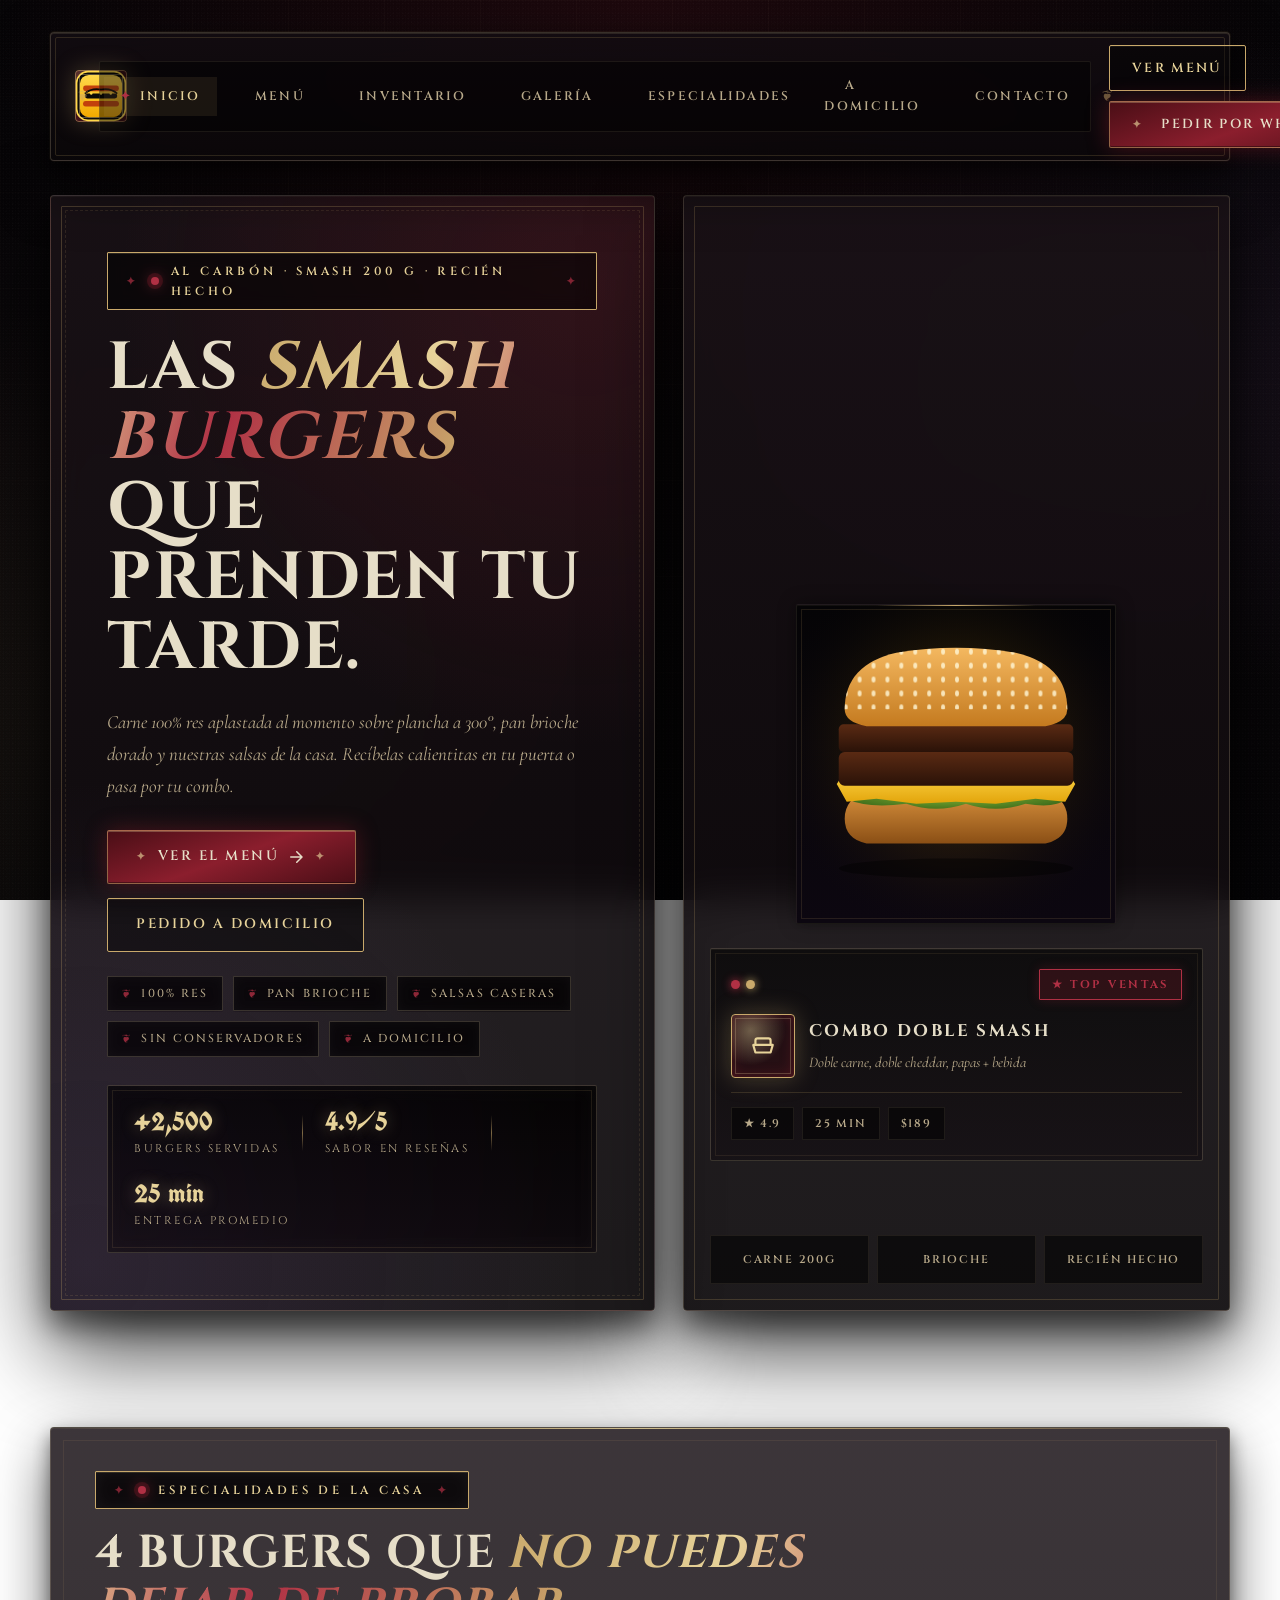
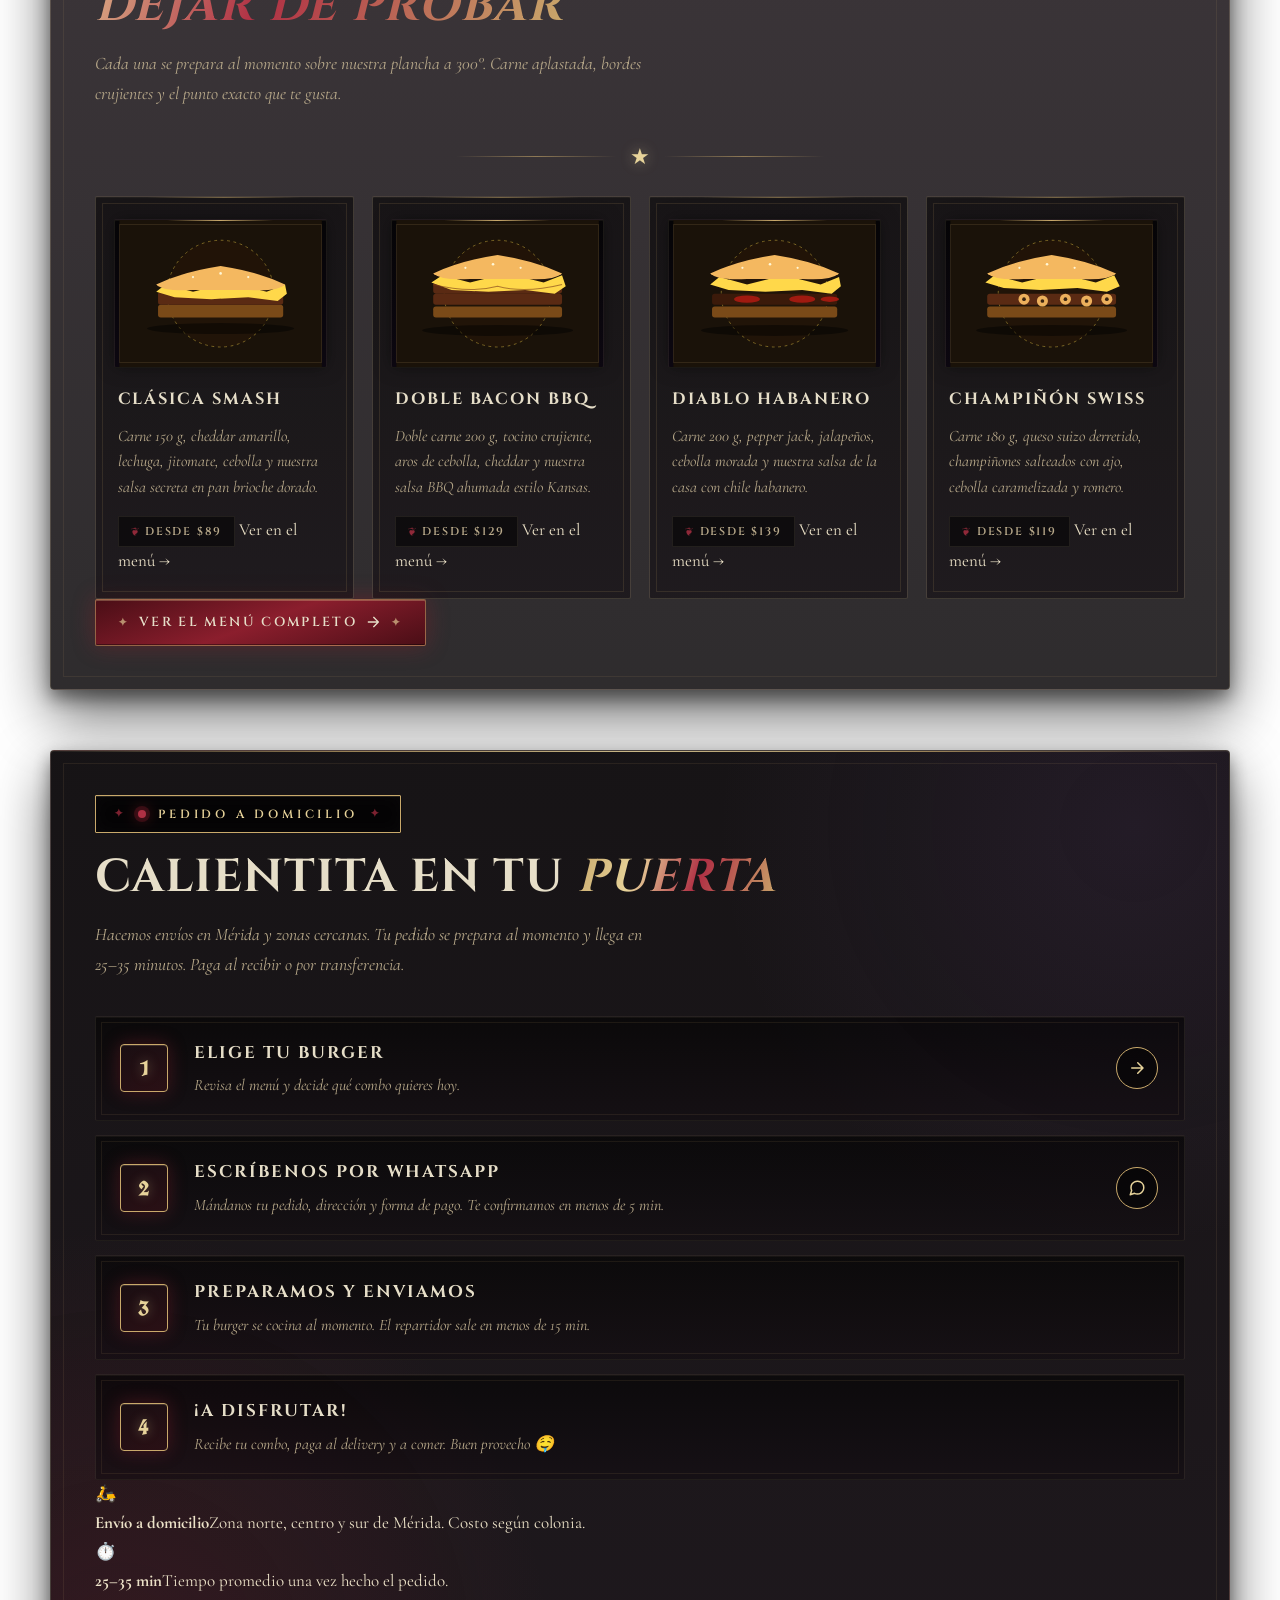
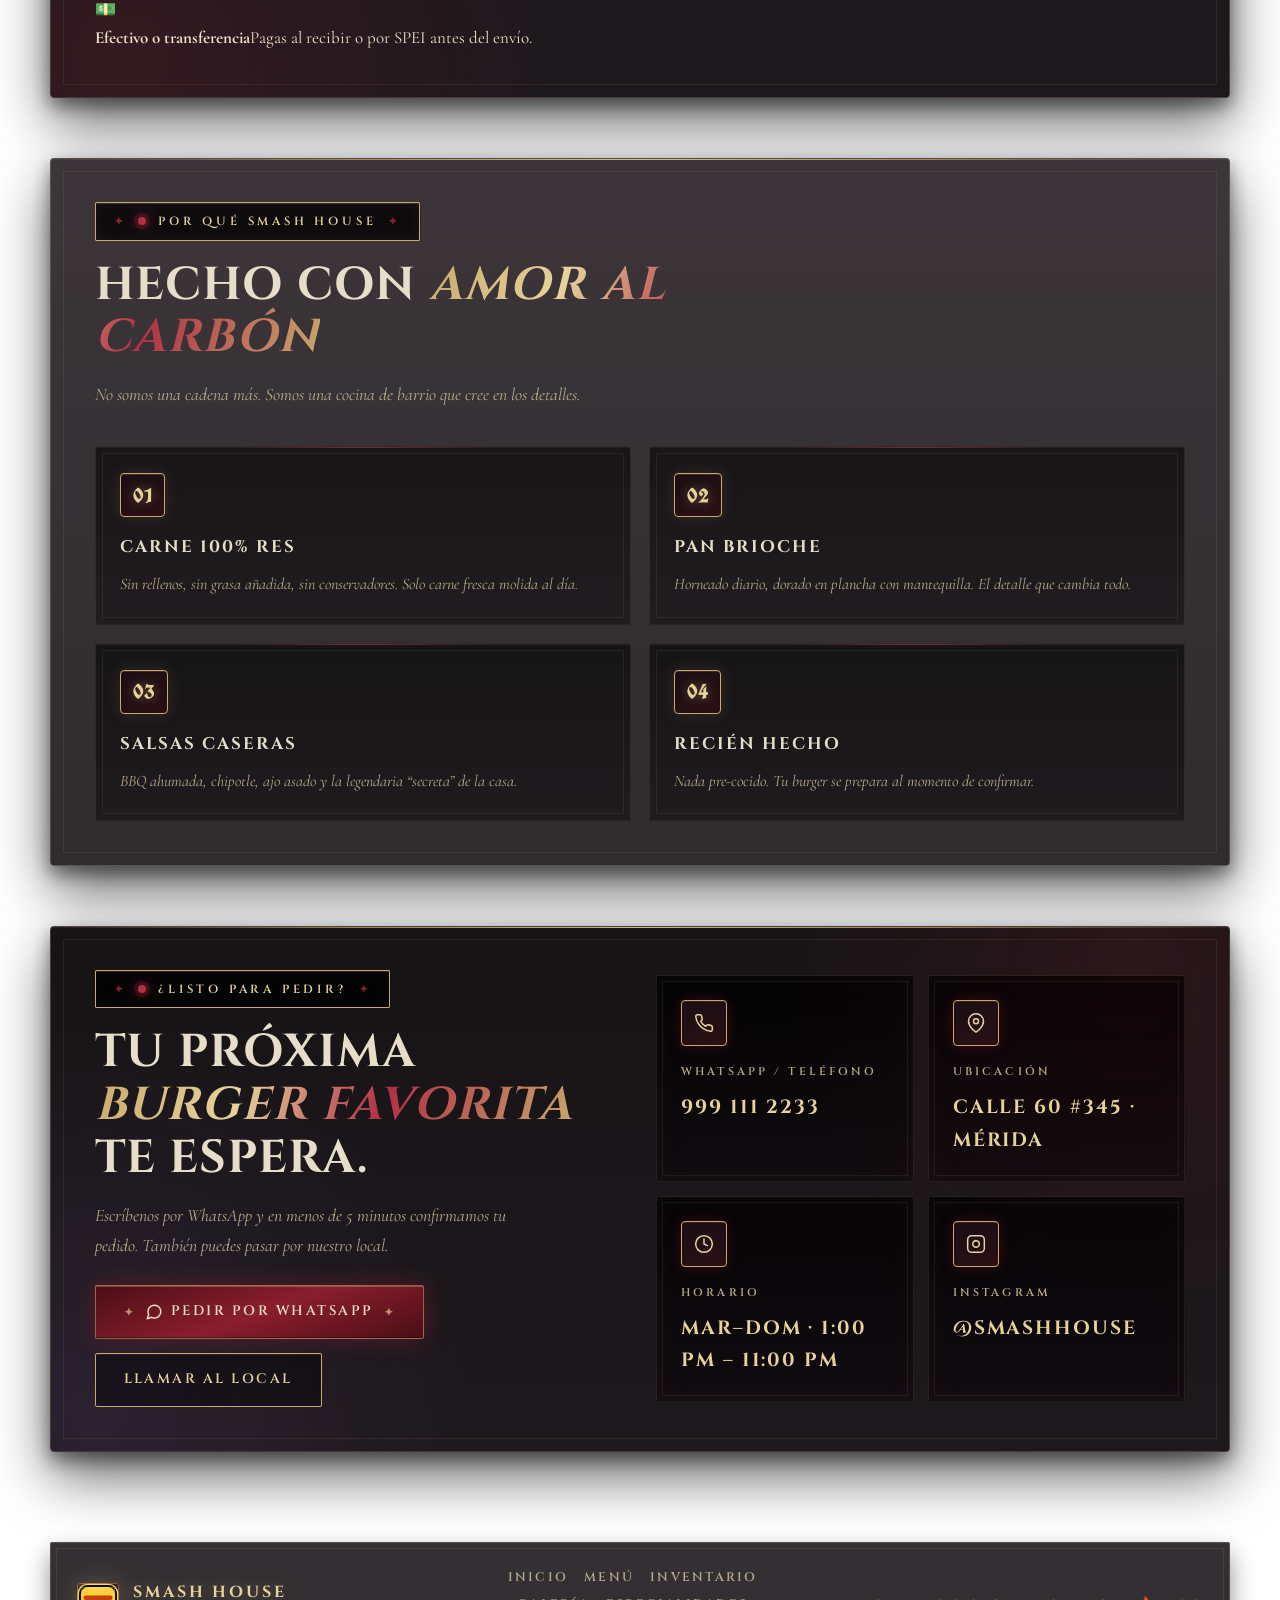
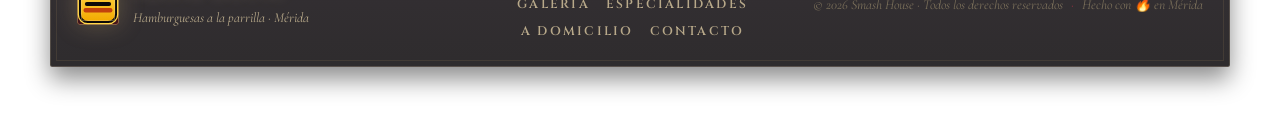
<file: index.html>
<!doctype html>
<html lang="es-MX"><head>
<meta charset="utf-8">
<meta name="viewport" content="width=device-width,initial-scale=1">
<title>Smash House · Hamburguesas a la parrilla en Mérida</title>
<meta name="description" content="Smash House: hamburguesas smash, al carbón y a la parrilla. Carne 100% res, pan brioche y papas crujientes. Pedidos a domicilio en Mérida por WhatsApp.">
<meta name="theme-color" content="#0c0a08">
<link rel="preconnect" href="https://fonts.googleapis.com">
<link rel="preconnect" href="https://fonts.gstatic.com" crossorigin="">
<link href="https://fonts.googleapis.com/css2?family=Anton&amp;family=Bebas+Neue&amp;family=Inter:wght@400;500;600;700&amp;family=Playfair+Display:ital,wght@0,600;0,700;1,600&amp;display=swap" rel="stylesheet">
<link rel="stylesheet" href="styles.css">
</head>
<body class="theme-smash">

<a class="skip-link" href="#main">Saltar al contenido</a>
<div class="site-shell">

<header class="topbar-wrap"><div class="container"><div class="topbar">
<a class="brand" href="index.html" aria-label="Smash House - Inicio">
<span class="brand-mark" aria-hidden="true">
<svg viewBox="0 0 64 64" xmlns="http://www.w3.org/2000/svg">
<defs><linearGradient id="brandGrad" x1="0" y1="0" x2="0" y2="1"><stop offset="0%" stop-color="#ffd84a"></stop><stop offset="100%" stop-color="#f2a900"></stop></linearGradient></defs>
<rect x="2" y="2" width="60" height="60" rx="14" fill="#0c0a08" stroke="#ffd84a" stroke-width="2"></rect>
<rect x="6" y="6" width="52" height="52" rx="11" fill="url(#brandGrad)"></rect>
<g transform="translate(32 32)">
<rect x="-22" y="-13" width="44" height="7" rx="3" fill="#c2410c"></rect>
<rect x="-20" y="-3" width="40" height="6" rx="3" fill="#0c0a08"></rect>
<rect x="-22" y="6" width="44" height="7" rx="3" fill="#c2410c"></rect>
<path d="M-20 -3 Q-12 -10 0 -8 Q12 -10 20 -3" stroke="#0c0a08" stroke-width="2" fill="none"></path>
<circle cx="-12" cy="-3" r="1.5" fill="#ffd84a"></circle>
<circle cx="0" cy="-3" r="1.5" fill="#ffd84a"></circle>
<circle cx="12" cy="-3" r="1.5" fill="#ffd84a"></circle>
</g>
</svg>
</span>
<span class="brand-copy"><strong>Smash House</strong><span>Hamburguesas a la parrilla</span></span>
</a>
<nav class="topbar-nav" aria-label="Navegación principal">
<a href="index.html" aria-current="page">Inicio</a>
<a href="menu.html">Menú</a>
<a href="inventario.html">Inventario</a>
<a href="galeria.html">Galería</a>
<a href="index.html#especialidades">Especialidades</a>
<a href="index.html#domicilio">A domicilio</a>
<a href="index.html#contacto">Contacto</a>
</nav>
<div class="topbar-actions">
<a class="button-ghost" href="menu.html">Ver menú</a>
<a class="button" href="https://wa.me/529991112233?text=Hola%20Smash%20House%2C%20quiero%20hacer%20un%20pedido"><svg viewBox="0 0 24 24" width="18" height="18" fill="none" stroke="currentColor" stroke-width="2" stroke-linecap="round" stroke-linejoin="round"><path d="M21 11.5a8.38 8.38 0 0 1-.9 3.8 8.5 8.5 0 0 1-7.6 4.7 8.38 8.38 0 0 1-3.8-.9L3 21l1.9-5.7a8.38 8.38 0 0 1-.9-3.8 8.5 8.5 0 0 1 4.7-7.6 8.38 8.38 0 0 1 3.8-.9h.5a8.48 8.48 0 0 1 8 8v.5z"></path></svg>Pedir por WhatsApp</a>
</div>
</div></div></header>

<main id="main">

<section class="hero" id="inicio"><div class="container hero-grid">

<div class="hero-copy">
<span class="kicker"><span class="dot"></span> Al carbón · Smash 200 g · Recién hecho</span>
<h1>Las <span class="grad-text">smash burgers</span> que prenden tu tarde.</h1>
<p class="lede">Carne 100% res aplastada al momento sobre plancha a 300°, pan brioche dorado y nuestras salsas de la casa. Recíbelas calientitas en tu puerta o pasa por tu combo.</p>
<div class="hero-actions">
<a class="button button-lg" href="menu.html">Ver el menú<svg viewBox="0 0 24 24" width="18" height="18" fill="none" stroke="currentColor" stroke-width="2" stroke-linecap="round" stroke-linejoin="round"><path d="M5 12h14M13 5l7 7-7 7"></path></svg></a>
<a class="button-ghost button-lg" href="#domicilio">Pedido a domicilio</a>
</div>
<ul class="tag-list">
<li class="tag">100% res</li><li class="tag">Pan brioche</li><li class="tag">Salsas caseras</li><li class="tag">Sin conservadores</li><li class="tag">A domicilio</li>
</ul>
<div class="trust-row">
<div class="trust-item"><strong>+2,500</strong><span>Burgers servidas</span></div>
<div class="trust-divider"></div>
<div class="trust-item"><strong>4.9/5</strong><span>Sabor en reseñas</span></div>
<div class="trust-divider"></div>
<div class="trust-item"><strong>25 min</strong><span>Entrega promedio</span></div>
</div>
</div>

<aside class="hero-panel" aria-label="Hamburguesa destacada">
<div class="panel-glow"></div>
<div class="panel-art" aria-hidden="true">
<svg viewBox="0 0 320 320">
<defs>
<radialGradient id="hpBg" cx="50%" cy="45%" r="60%"><stop offset="0%" stop-color="#f2a900" stop-opacity="0.35"></stop><stop offset="100%" stop-color="#0c0a08" stop-opacity="0"></stop></radialGradient>
<linearGradient id="brioche" x1="0" y1="0" x2="0" y2="1"><stop offset="0%" stop-color="#f4b860"></stop><stop offset="100%" stop-color="#c47a1f"></stop></linearGradient>
<linearGradient id="bunBot" x1="0" y1="0" x2="0" y2="1"><stop offset="0%" stop-color="#d9913d"></stop><stop offset="100%" stop-color="#8a4f15"></stop></linearGradient>
<linearGradient id="cheese" x1="0" y1="0" x2="0" y2="1"><stop offset="0%" stop-color="#ffd84a"></stop><stop offset="100%" stop-color="#e2a40b"></stop></linearGradient>
<linearGradient id="patty" x1="0" y1="0" x2="0" y2="1"><stop offset="0%" stop-color="#5a2a13"></stop><stop offset="100%" stop-color="#2a1208"></stop></linearGradient>
<radialGradient id="lettuce" cx="50%" cy="50%" r="60%"><stop offset="0%" stop-color="#8fc23a"></stop><stop offset="100%" stop-color="#3d6a1a"></stop></radialGradient>
<radialGradient id="tomato" cx="50%" cy="50%" r="60%"><stop offset="0%" stop-color="#e8412c"></stop><stop offset="100%" stop-color="#a01a10"></stop></radialGradient>
<pattern id="sesame" width="14" height="14" patternUnits="userSpaceOnUse"><ellipse cx="7" cy="5" rx="2" ry="3" fill="#fff7d6" opacity="0.85"></ellipse></pattern>
</defs>
<rect width="320" height="320" fill="url(#hpBg)"></rect>
<ellipse cx="160" cy="265" rx="118" ry="10" fill="#000" opacity="0.45"></ellipse>
<path d="M48 215 Q48 195 70 188 L250 188 Q272 195 272 215 Q272 235 250 240 L70 240 Q48 235 48 215 Z" fill="url(#bunBot)"></path>
<path d="M50 195 Q70 170 110 178 Q140 165 170 178 Q200 165 230 178 Q260 170 272 195 Q260 205 230 200 Q200 210 170 200 Q140 210 110 200 Q70 205 50 195 Z" fill="url(#lettuce)"></path>
<ellipse cx="90" cy="186" rx="22" ry="8" fill="url(#tomato)"></ellipse><ellipse cx="160" cy="184" rx="28" ry="9" fill="url(#tomato)"></ellipse><ellipse cx="230" cy="186" rx="22" ry="8" fill="url(#tomato)"></ellipse>
<path d="M40 180 L48 168 L80 178 L120 165 L160 178 L200 165 L240 178 L272 168 L280 180 L270 198 L240 195 L200 200 L160 198 L120 200 L80 195 L50 198 Z" fill="url(#cheese)"></path>
<rect x="42" y="148" width="236" height="34" rx="6" fill="url(#patty)"></rect>
<rect x="42" y="120" width="236" height="28" rx="5" fill="url(#patty)"></rect>
<path d="M48 105 Q48 60 100 48 Q160 38 220 48 Q272 60 272 105 Q272 118 250 122 L70 122 Q48 118 48 105 Z" fill="url(#brioche)"></path>
<path d="M48 105 Q48 60 100 48 Q160 38 220 48 Q272 60 272 105" fill="url(#sesame)" opacity="0.95"></path>
</svg>
</div>
<div class="panel-card">
<div class="panel-card-top">
<span class="dot-row"><i></i><i></i></span>
<span class="panel-badge">★ Top ventas</span>
</div>
<div class="panel-card-body">
<div class="panel-icon"><svg viewBox="0 0 24 24" width="26" height="26" fill="none" stroke="currentColor" stroke-width="2" stroke-linecap="round" stroke-linejoin="round"><path d="M3 11h18l-2 7H5l-2-7zM5 11V7a2 2 0 0 1 2-2h10a2 2 0 0 1 2 2v4"></path></svg></div>
<div class="panel-text"><strong>Combo Doble Smash</strong><span>Doble carne, doble cheddar, papas + bebida</span></div>
</div>
<div class="panel-card-foot"><span class="mini-stat">★ 4.9</span><span class="mini-stat">25 min</span><span class="mini-stat">$189</span></div>
</div>
<div class="panel-grid"><div class="panel-tile">Carne 200g</div><div class="panel-tile">Brioche</div><div class="panel-tile">Recién hecho</div></div>
</aside>

</div></section>

<section id="especialidades" class="section"><div class="container"><div class="surface section-surface">
<div class="section-head">
<span class="kicker"><span class="dot"></span> Especialidades de la casa</span>
<h2>4 burgers que <span class="grad-text">no puedes dejar de probar</span></h2>
<p>Cada una se prepara al momento sobre nuestra plancha a 300°. Carne aplastada, bordes crujientes y el punto exacto que te gusta.</p>
</div>
<div class="ornament"><span class="glyph">★</span></div>

<div class="feature-grid">

<article class="feature-card">
<div class="feature-art" aria-hidden="true">
<svg viewBox="0 0 220 160">
<rect width="220" height="160" fill="#1a1209"></rect>
<circle cx="110" cy="80" r="58" fill="#2a1808" stroke="#ffd84a" stroke-width="1" stroke-dasharray="3 4" opacity="0.45"></circle>
<ellipse cx="110" cy="118" rx="80" ry="6" fill="#000" opacity="0.45"></ellipse>
<rect x="42" y="92" width="136" height="14" rx="3" fill="#7a4a18"></rect>
<rect x="42" y="78" width="136" height="14" rx="3" fill="#5a2a13"></rect>
<path d="M40 78 L50 70 L80 78 L120 68 L160 78 L180 70 L182 80 L172 88 L140 84 L100 86 L60 84 Z" fill="#ffd84a"></path>
<path d="M40 70 Q70 56 110 50 Q150 56 180 70 Q172 78 140 76 L80 76 Q48 78 40 70 Z" fill="#f4b860"></path>
<circle cx="80" cy="62" r="1.2" fill="#fff7d6"></circle><circle cx="110" cy="58" r="1.4" fill="#fff7d6"></circle><circle cx="140" cy="62" r="1.2" fill="#fff7d6"></circle>
</svg>
</div>
<strong>Clásica Smash</strong>
<p>Carne 150 g, cheddar amarillo, lechuga, jitomate, cebolla y nuestra salsa secreta en pan brioche dorado.</p>
<span class="card-meta">Desde $89</span>
<a class="card-cta" href="menu.html#clasica">Ver en el menú →</a>
</article>

<article class="feature-card">
<div class="feature-art" aria-hidden="true">
<svg viewBox="0 0 220 160">
<rect width="220" height="160" fill="#1a1209"></rect>
<circle cx="110" cy="80" r="58" fill="#2a1808" stroke="#ffd84a" stroke-width="1" stroke-dasharray="3 4" opacity="0.45"></circle>
<ellipse cx="110" cy="120" rx="82" ry="6" fill="#000" opacity="0.45"></ellipse>
<rect x="40" y="94" width="140" height="12" rx="3" fill="#7a4a18"></rect>
<rect x="40" y="80" width="140" height="12" rx="3" fill="#5a2a13"></rect>
<rect x="40" y="68" width="140" height="12" rx="3" fill="#5a2a13"></rect>
<path d="M38 68 L50 60 L80 68 L120 58 L160 68 L180 60 L184 72 L172 80 L140 76 L100 78 L60 76 Z" fill="#ffd84a"></path>
<path d="M40 58 Q70 44 110 38 Q150 44 180 58 Q172 66 140 64 L80 64 Q48 66 40 58 Z" fill="#f4b860"></path>
<circle cx="75" cy="52" r="1.2" fill="#fff7d6"></circle><circle cx="105" cy="48" r="1.4" fill="#fff7d6"></circle><circle cx="135" cy="52" r="1.2" fill="#fff7d6"></circle>
<path d="M40 70 Q80 80 110 72 Q140 80 180 70" stroke="#7a3a18" stroke-width="1.2" fill="none" opacity="0.6"></path>
</svg>
</div>
<strong>Doble Bacon BBQ</strong>
<p>Doble carne 200 g, tocino crujiente, aros de cebolla, cheddar y nuestra salsa BBQ ahumada estilo Kansas.</p>
<span class="card-meta">Desde $129</span>
<a class="card-cta" href="menu.html#bbq">Ver en el menú →</a>
</article>

<article class="feature-card">
<div class="feature-art" aria-hidden="true">
<svg viewBox="0 0 220 160">
<rect width="220" height="160" fill="#1a1209"></rect>
<circle cx="110" cy="80" r="58" fill="#2a1808" stroke="#ffd84a" stroke-width="1" stroke-dasharray="3 4" opacity="0.45"></circle>
<ellipse cx="110" cy="120" rx="80" ry="6" fill="#000" opacity="0.45"></ellipse>
<rect x="42" y="94" width="136" height="12" rx="3" fill="#7a4a18"></rect>
<rect x="42" y="80" width="136" height="12" rx="3" fill="#3b1a0a"></rect>
<g fill="#a01a10"><ellipse cx="80" cy="86" rx="14" ry="4"></ellipse><ellipse cx="140" cy="86" rx="14" ry="4"></ellipse><ellipse cx="170" cy="86" rx="10" ry="3"></ellipse></g>
<path d="M40 70 L50 62 L80 70 L120 60 L160 70 L180 62 L182 72 L172 80 L140 76 L100 78 L60 76 Z" fill="#ffd84a"></path>
<path d="M40 58 Q70 44 110 38 Q150 44 180 58 Q172 66 140 64 L80 64 Q48 66 40 58 Z" fill="#f4b860"></path>
<circle cx="75" cy="52" r="1.2" fill="#fff7d6"></circle><circle cx="105" cy="48" r="1.4" fill="#fff7d6"></circle><circle cx="135" cy="52" r="1.2" fill="#fff7d6"></circle>
</svg>
</div>
<strong>Diablo Habanero</strong>
<p>Carne 200 g, pepper jack, jalapeños, cebolla morada y nuestra salsa de la casa con chile habanero.</p>
<span class="card-meta">Desde $139</span>
<a class="card-cta" href="menu.html#diablo">Ver en el menú →</a>
</article>

<article class="feature-card">
<div class="feature-art" aria-hidden="true">
<svg viewBox="0 0 220 160">
<rect width="220" height="160" fill="#1a1209"></rect>
<circle cx="110" cy="80" r="58" fill="#2a1808" stroke="#ffd84a" stroke-width="1" stroke-dasharray="3 4" opacity="0.45"></circle>
<ellipse cx="110" cy="120" rx="82" ry="6" fill="#000" opacity="0.45"></ellipse>
<rect x="40" y="94" width="140" height="12" rx="3" fill="#7a4a18"></rect>
<rect x="40" y="80" width="140" height="12" rx="3" fill="#5a2a13"></rect>
<g fill="#f4b860" opacity="0.95"><circle cx="80" cy="86" r="6"></circle><circle cx="100" cy="88" r="6"></circle><circle cx="125" cy="86" r="6"></circle><circle cx="148" cy="88" r="6"></circle><circle cx="170" cy="86" r="6"></circle></g>
<g fill="#3a2410"><circle cx="80" cy="86" r="2"></circle><circle cx="100" cy="88" r="2"></circle><circle cx="125" cy="86" r="2"></circle><circle cx="148" cy="88" r="2"></circle><circle cx="170" cy="86" r="2"></circle></g>
<path d="M38 68 L48 60 L78 68 L118 58 L158 68 L178 60 L184 72 L170 78 L138 74 L98 76 L58 74 Z" fill="#ffd84a"></path>
<path d="M40 58 Q70 44 110 38 Q150 44 180 58 Q172 66 140 64 L80 64 Q48 66 40 58 Z" fill="#f4b860"></path>
<circle cx="75" cy="52" r="1.2" fill="#fff7d6"></circle><circle cx="105" cy="48" r="1.4" fill="#fff7d6"></circle><circle cx="135" cy="52" r="1.2" fill="#fff7d6"></circle>
</svg>
</div>
<strong>Champiñón Swiss</strong>
<p>Carne 180 g, queso suizo derretido, champiñones salteados con ajo, cebolla caramelizada y romero.</p>
<span class="card-meta">Desde $119</span>
<a class="card-cta" href="menu.html#swiss">Ver en el menú →</a>
</article>

</div>

<div class="feature-extra">
<a class="button" href="menu.html">Ver el menú completo<svg viewBox="0 0 24 24" width="16" height="16" fill="none" stroke="currentColor" stroke-width="2" stroke-linecap="round" stroke-linejoin="round"><path d="M5 12h14M13 5l7 7-7 7"></path></svg></a>
</div>
</div></div></section>

<section id="domicilio" class="section"><div class="container"><div class="surface section-surface section-dark">
<div class="section-head">
<span class="kicker kicker-light"><span class="dot"></span> Pedido a domicilio</span>
<h2>Calientita en tu <span class="grad-text">puerta</span></h2>
<p>Hacemos envíos en Mérida y zonas cercanas. Tu pedido se prepara al momento y llega en 25–35 minutos. Paga al recibir o por transferencia.</p>
</div>

<div class="process-list">
<article class="process-item"><span class="process-index">1</span><div class="process-copy"><strong>Elige tu burger</strong><p>Revisa el menú y decide qué combo quieres hoy.</p></div><a class="process-link" href="menu.html"><svg viewBox="0 0 24 24" width="18" height="18" fill="none" stroke="currentColor" stroke-width="2" stroke-linecap="round" stroke-linejoin="round"><path d="M5 12h14M13 5l7 7-7 7"></path></svg></a></article>
<article class="process-item"><span class="process-index">2</span><div class="process-copy"><strong>Escríbenos por WhatsApp</strong><p>Mándanos tu pedido, dirección y forma de pago. Te confirmamos en menos de 5 min.</p></div><a class="process-link" href="https://wa.me/529991112233?text=Hola%20Smash%20House%2C%20quiero%20hacer%20un%20pedido%20a%20domicilio"><svg viewBox="0 0 24 24" width="18" height="18" fill="none" stroke="currentColor" stroke-width="2" stroke-linecap="round" stroke-linejoin="round"><path d="M21 11.5a8.38 8.38 0 0 1-.9 3.8 8.5 8.5 0 0 1-7.6 4.7 8.38 8.38 0 0 1-3.8-.9L3 21l1.9-5.7a8.38 8.38 0 0 1-.9-3.8 8.5 8.5 0 0 1 4.7-7.6 8.38 8.38 0 0 1 3.8-.9h.5a8.48 8.48 0 0 1 8 8v.5z"></path></svg></a></article>
<article class="process-item"><span class="process-index">3</span><div class="process-copy"><strong>Preparamos y enviamos</strong><p>Tu burger se cocina al momento. El repartidor sale en menos de 15 min.</p></div></article>
<article class="process-item"><span class="process-index">4</span><div class="process-copy"><strong>¡A disfrutar!</strong><p>Recibe tu combo, paga al delivery y a comer. Buen provecho 🤤</p></div></article>
</div>

<div class="delivery-info">
<div class="delivery-card"><div class="delivery-icon">🛵</div><div class="delivery-text"><strong>Envío a domicilio</strong><span>Zona norte, centro y sur de Mérida. Costo según colonia.</span></div></div>
<div class="delivery-card"><div class="delivery-icon">⏱️</div><div class="delivery-text"><strong>25–35 min</strong><span>Tiempo promedio una vez hecho el pedido.</span></div></div>
<div class="delivery-card"><div class="delivery-icon">💵</div><div class="delivery-text"><strong>Efectivo o transferencia</strong><span>Pagas al recibir o por SPEI antes del envío.</span></div></div>
</div>
</div></div></section>

<section id="beneficios" class="section"><div class="container"><div class="surface section-surface">
<div class="section-head">
<span class="kicker"><span class="dot"></span> Por qué Smash House</span>
<h2>Hecho con <span class="grad-text">amor al carbón</span></h2>
<p>No somos una cadena más. Somos una cocina de barrio que cree en los detalles.</p>
</div>
<div class="stats-grid">
<article class="stat-card"><span class="stat-index">01</span><strong>Carne 100% res</strong><p>Sin rellenos, sin grasa añadida, sin conservadores. Solo carne fresca molida al día.</p></article>
<article class="stat-card"><span class="stat-index">02</span><strong>Pan brioche</strong><p>Horneado diario, dorado en plancha con mantequilla. El detalle que cambia todo.</p></article>
<article class="stat-card"><span class="stat-index">03</span><strong>Salsas caseras</strong><p>BBQ ahumada, chipotle, ajo asado y la legendaria “secreta” de la casa.</p></article>
<article class="stat-card"><span class="stat-index">04</span><strong>Recién hecho</strong><p>Nada pre-cocido. Tu burger se prepara al momento de confirmar.</p></article>
</div>
</div></div></section>

<section id="contacto" class="section"><div class="container"><div class="surface section-surface section-cta">
<div class="cta-grid">
<div class="cta-copy">
<span class="kicker kicker-light"><span class="dot"></span> ¿Listo para pedir?</span>
<h2>Tu próxima <span class="grad-text">burger favorita</span> te espera.</h2>
<p>Escríbenos por WhatsApp y en menos de 5 minutos confirmamos tu pedido. También puedes pasar por nuestro local.</p>
<div class="cta-actions">
<a class="button button-lg" href="https://wa.me/529991112233?text=Hola%20Smash%20House%2C%20quiero%20hacer%20un%20pedido"><svg viewBox="0 0 24 24" width="18" height="18" fill="none" stroke="currentColor" stroke-width="2" stroke-linecap="round" stroke-linejoin="round"><path d="M21 11.5a8.38 8.38 0 0 1-.9 3.8 8.5 8.5 0 0 1-7.6 4.7 8.38 8.38 0 0 1-3.8-.9L3 21l1.9-5.7a8.38 8.38 0 0 1-.9-3.8 8.5 8.5 0 0 1 4.7-7.6 8.38 8.38 0 0 1 3.8-.9h.5a8.48 8.48 0 0 1 8 8v.5z"></path></svg>Pedir por WhatsApp</a>
<a class="button-ghost button-lg" href="tel:9991112233">Llamar al local</a>
</div>
</div>
<div class="contact-grid">
<article class="contact-card">
<div class="contact-icon"><svg viewBox="0 0 24 24" fill="none" stroke="currentColor" stroke-width="1.8" stroke-linecap="round" stroke-linejoin="round"><path d="M22 16.92v3a2 2 0 0 1-2.18 2 19.79 19.79 0 0 1-8.63-3.07 19.5 19.5 0 0 1-6-6 19.79 19.79 0 0 1-3.07-8.67A2 2 0 0 1 4.11 2h3a2 2 0 0 1 2 1.72 12.84 12.84 0 0 0 .7 2.81 2 2 0 0 1-.45 2.11L8.09 9.91a16 16 0 0 0 6 6l1.27-1.27a2 2 0 0 1 2.11-.45 12.84 12.84 0 0 0 2.81.7A2 2 0 0 1 22 16.92Z"></path></svg></div>
<span class="contact-label">WhatsApp / Teléfono</span>
<a class="contact-value" href="tel:9991112233">999 111 2233</a>
</article>
<article class="contact-card">
<div class="contact-icon"><svg viewBox="0 0 24 24" fill="none" stroke="currentColor" stroke-width="1.8" stroke-linecap="round" stroke-linejoin="round"><path d="M21 10c0 7-9 13-9 13s-9-6-9-13a9 9 0 0 1 18 0z"></path><circle cx="12" cy="10" r="3"></circle></svg></div>
<span class="contact-label">Ubicación</span>
<span class="contact-value">Calle 60 #345 · Mérida</span>
</article>
<article class="contact-card">
<div class="contact-icon"><svg viewBox="0 0 24 24" fill="none" stroke="currentColor" stroke-width="1.8" stroke-linecap="round" stroke-linejoin="round"><circle cx="12" cy="12" r="10"></circle><polyline points="12 6 12 12 16 14"></polyline></svg></div>
<span class="contact-label">Horario</span>
<span class="contact-value">Mar–Dom · 1:00 pm – 11:00 pm</span>
</article>
<article class="contact-card">
<div class="contact-icon"><svg viewBox="0 0 24 24" fill="none" stroke="currentColor" stroke-width="1.8" stroke-linecap="round" stroke-linejoin="round"><rect x="2" y="2" width="20" height="20" rx="5"></rect><path d="M16 11.37A4 4 0 1 1 12.63 8 4 4 0 0 1 16 11.37z"></path></svg></div>
<span class="contact-label">Instagram</span>
<a class="contact-value" href="https://instagram.com/smashhouse">@smashhouse</a>
</article>
</div>
</div>
</div></div></section>
</main>

<footer class="site-footer"><div class="container"><div class="footer-card">
<div class="footer-brand">
<span class="brand-mark small"><svg viewBox="0 0 64 64"><defs><linearGradient id="brandGradF" x1="0" y1="0" x2="0" y2="1"><stop offset="0%" stop-color="#ffd84a"></stop><stop offset="100%" stop-color="#f2a900"></stop></linearGradient></defs><rect x="2" y="2" width="60" height="60" rx="14" fill="#0c0a08" stroke="#ffd84a" stroke-width="2"></rect><rect x="6" y="6" width="52" height="52" rx="11" fill="url(#brandGradF)"></rect><g transform="translate(32 32)"><rect x="-22" y="-13" width="44" height="7" rx="3" fill="#c2410c"></rect><rect x="-20" y="-3" width="40" height="6" rx="3" fill="#0c0a08"></rect><rect x="-22" y="6" width="44" height="7" rx="3" fill="#c2410c"></rect></g></svg></span>
<div><strong>Smash House</strong><span>Hamburguesas a la parrilla · Mérida</span></div>
</div>
<nav class="footer-nav">
<a href="index.html">Inicio</a>
<a href="menu.html">Menú</a>
<a href="inventario.html">Inventario</a>
<a href="galeria.html">Galería</a>
<a href="index.html#especialidades">Especialidades</a>
<a href="index.html#domicilio">A domicilio</a>
<a href="index.html#contacto">Contacto</a>
</nav>
<div class="footer-meta">
<span>© <span id="year">2026</span> Smash House · Todos los derechos reservados</span>
<span class="footer-dot">·</span>
<span>Hecho con 🔥 en Mérida</span>
</div>
</div></div></footer>
</div>

<script>document.getElementById('year').textContent = new Date().getFullYear();</script>
</body></html>
</file>
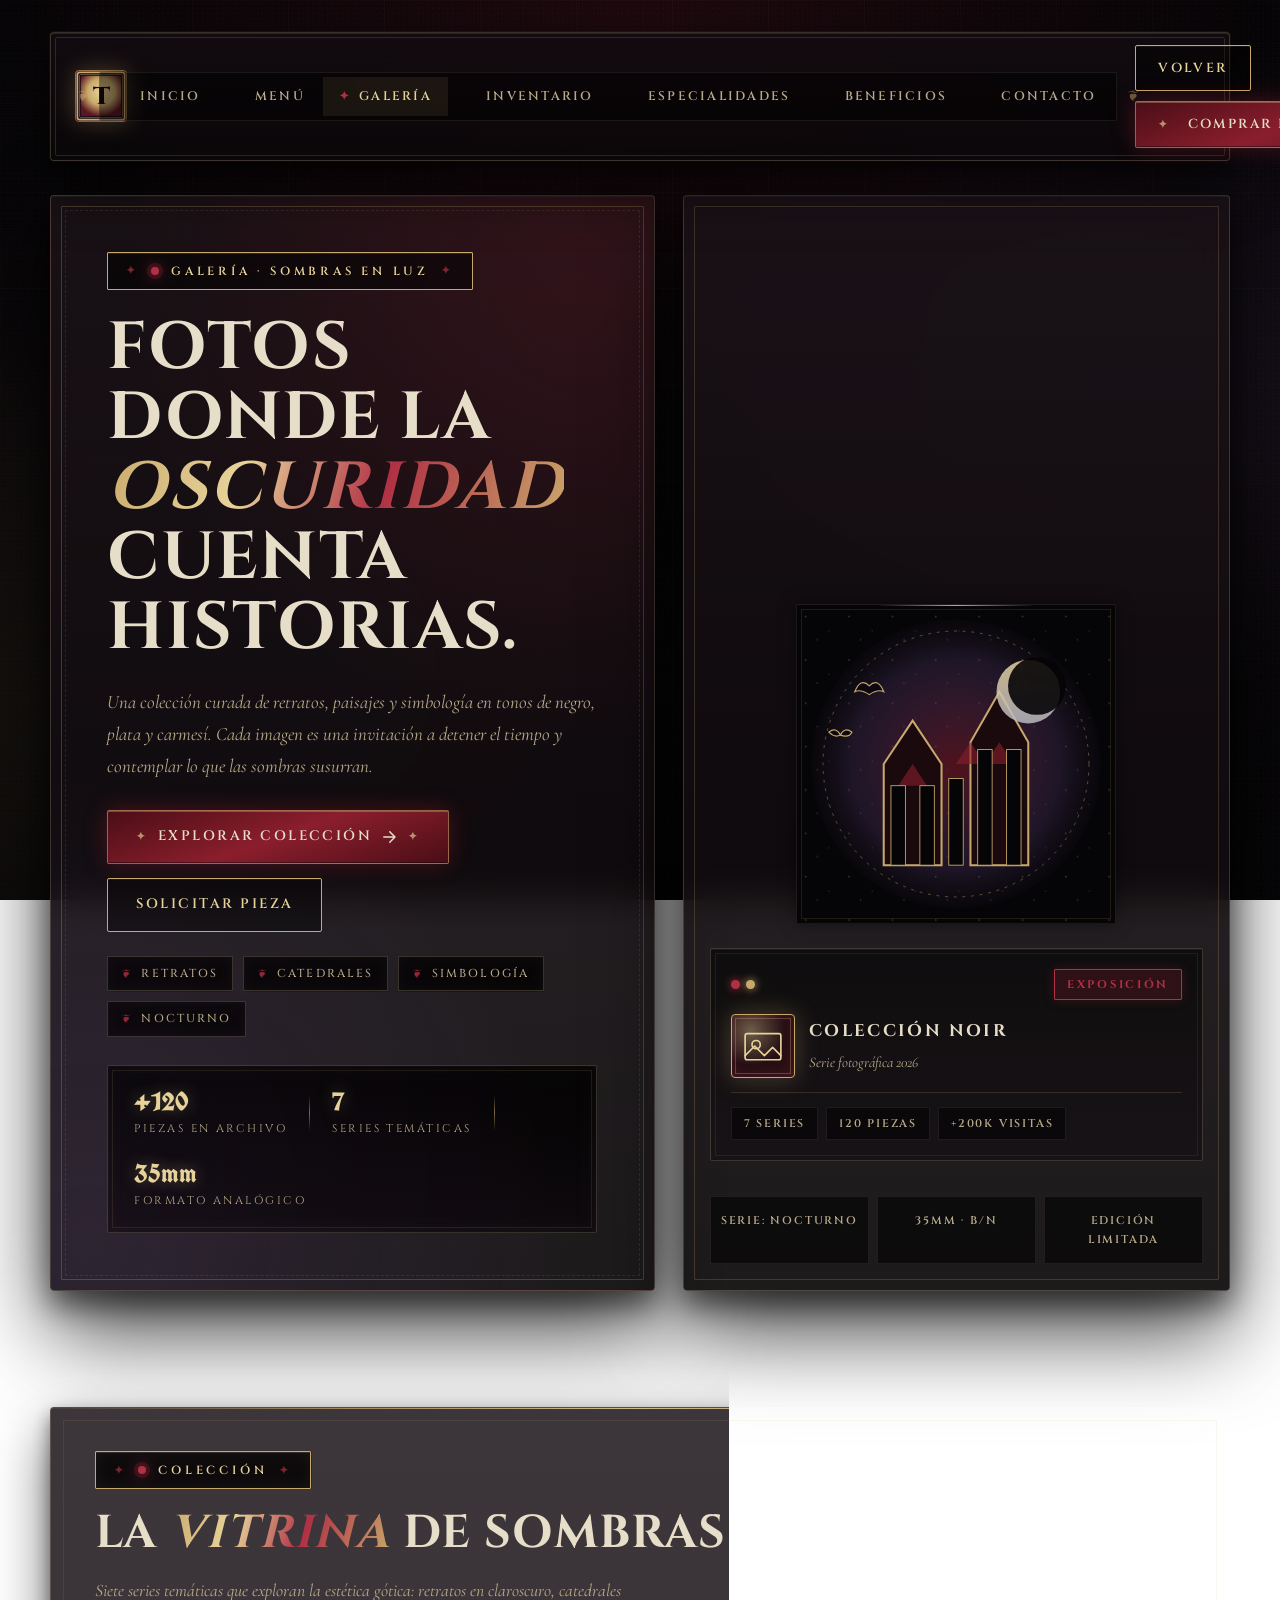
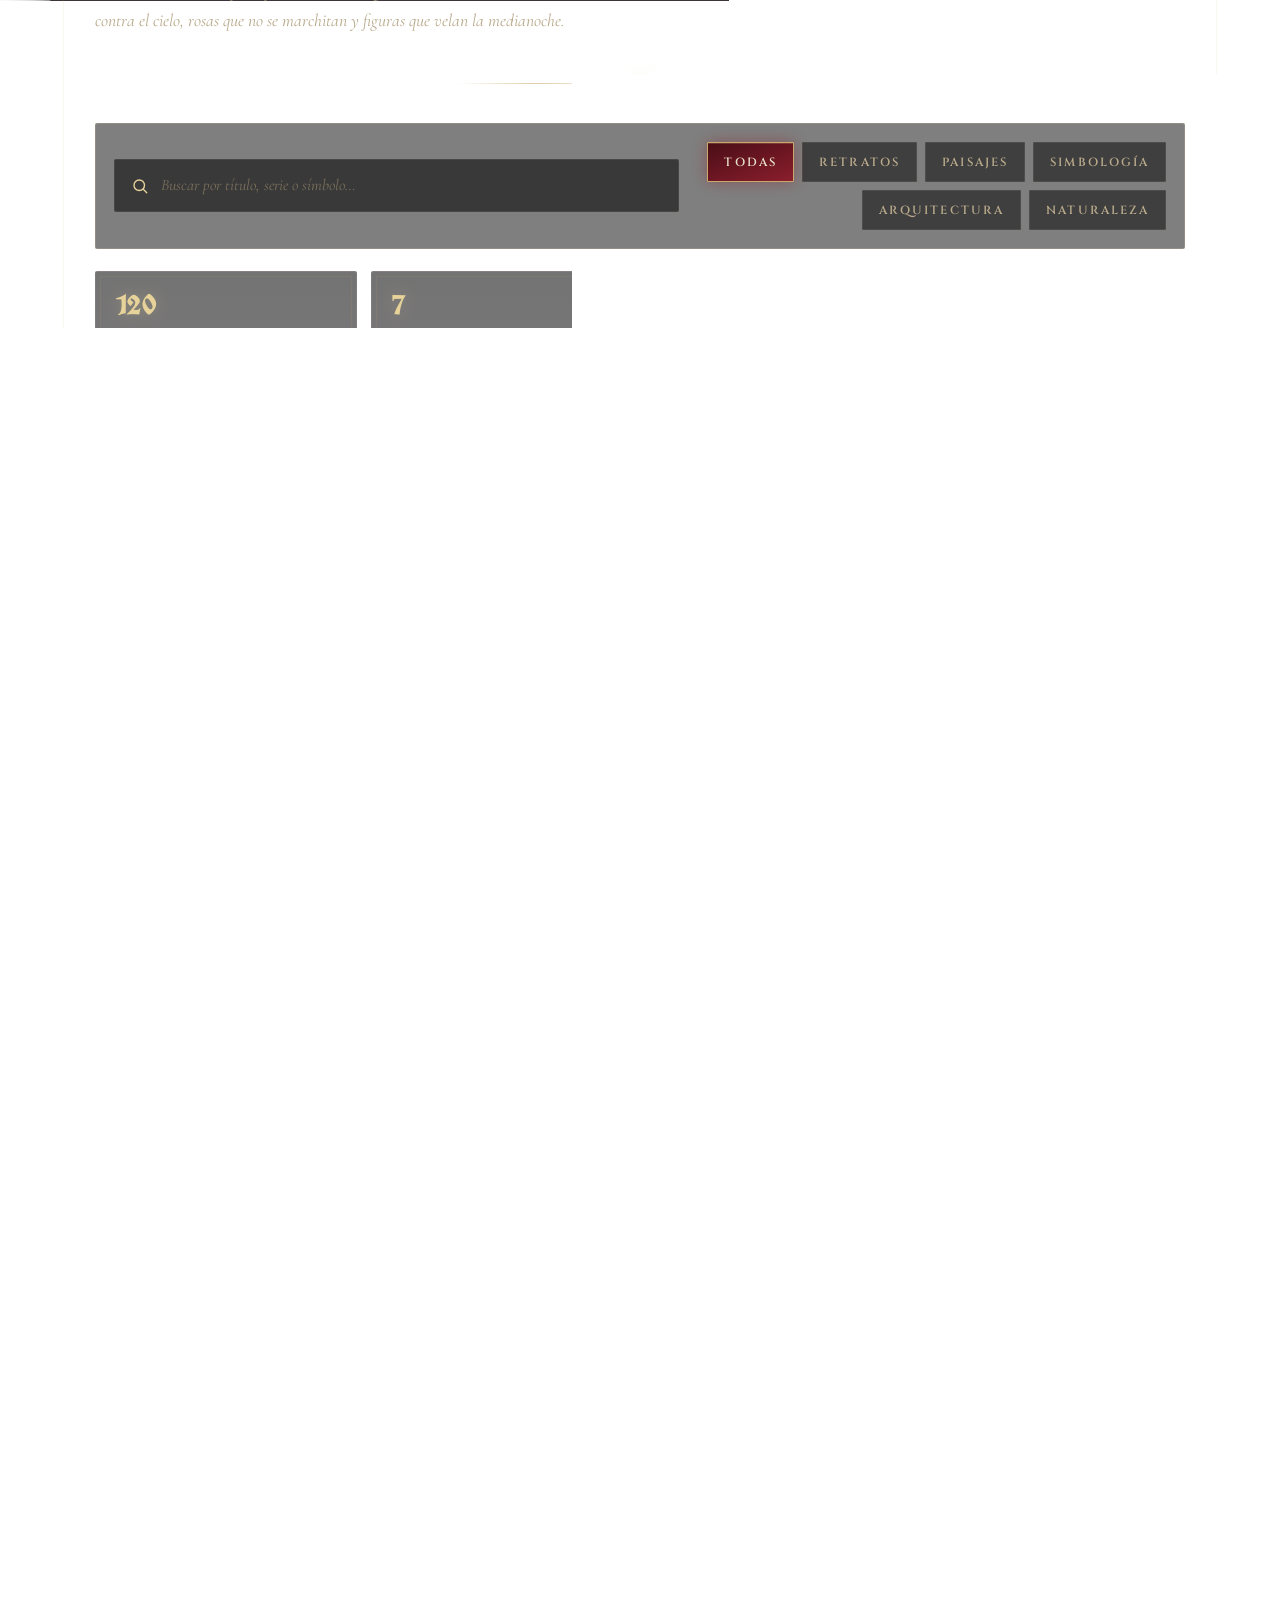
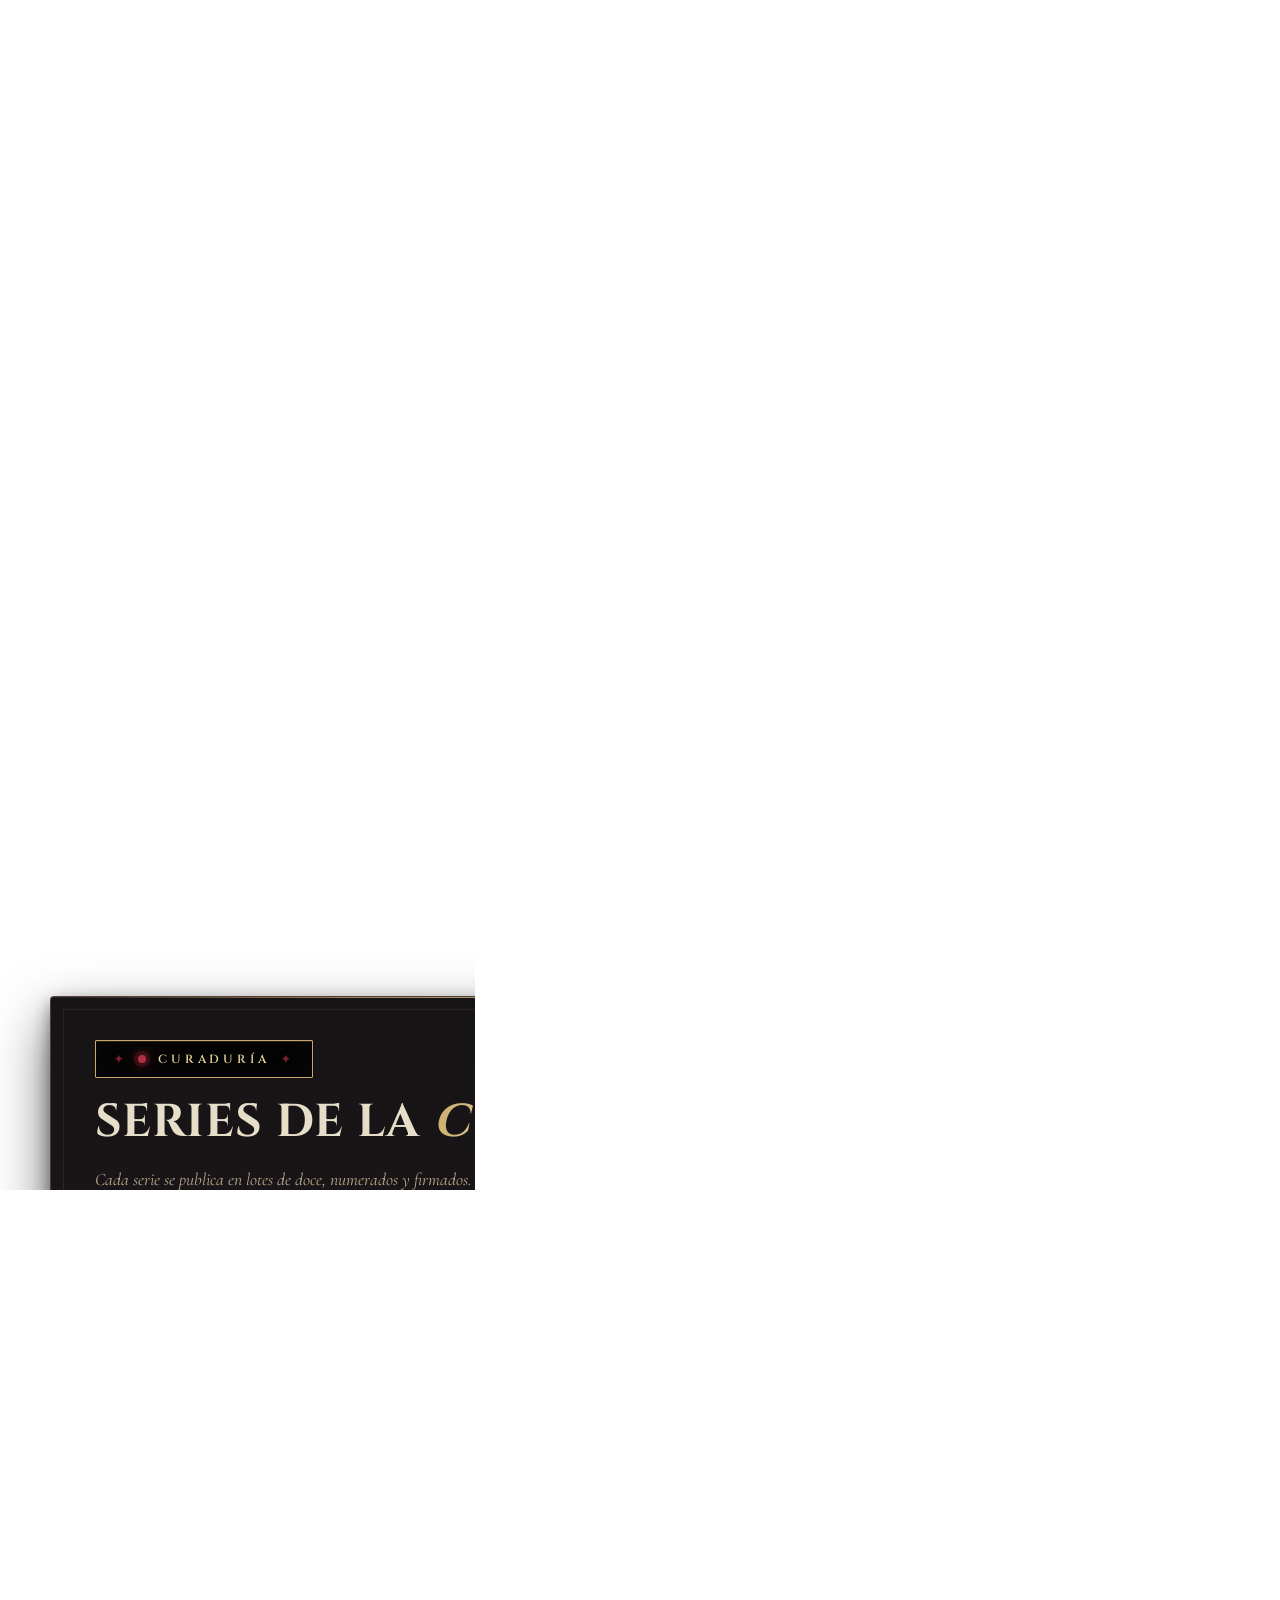
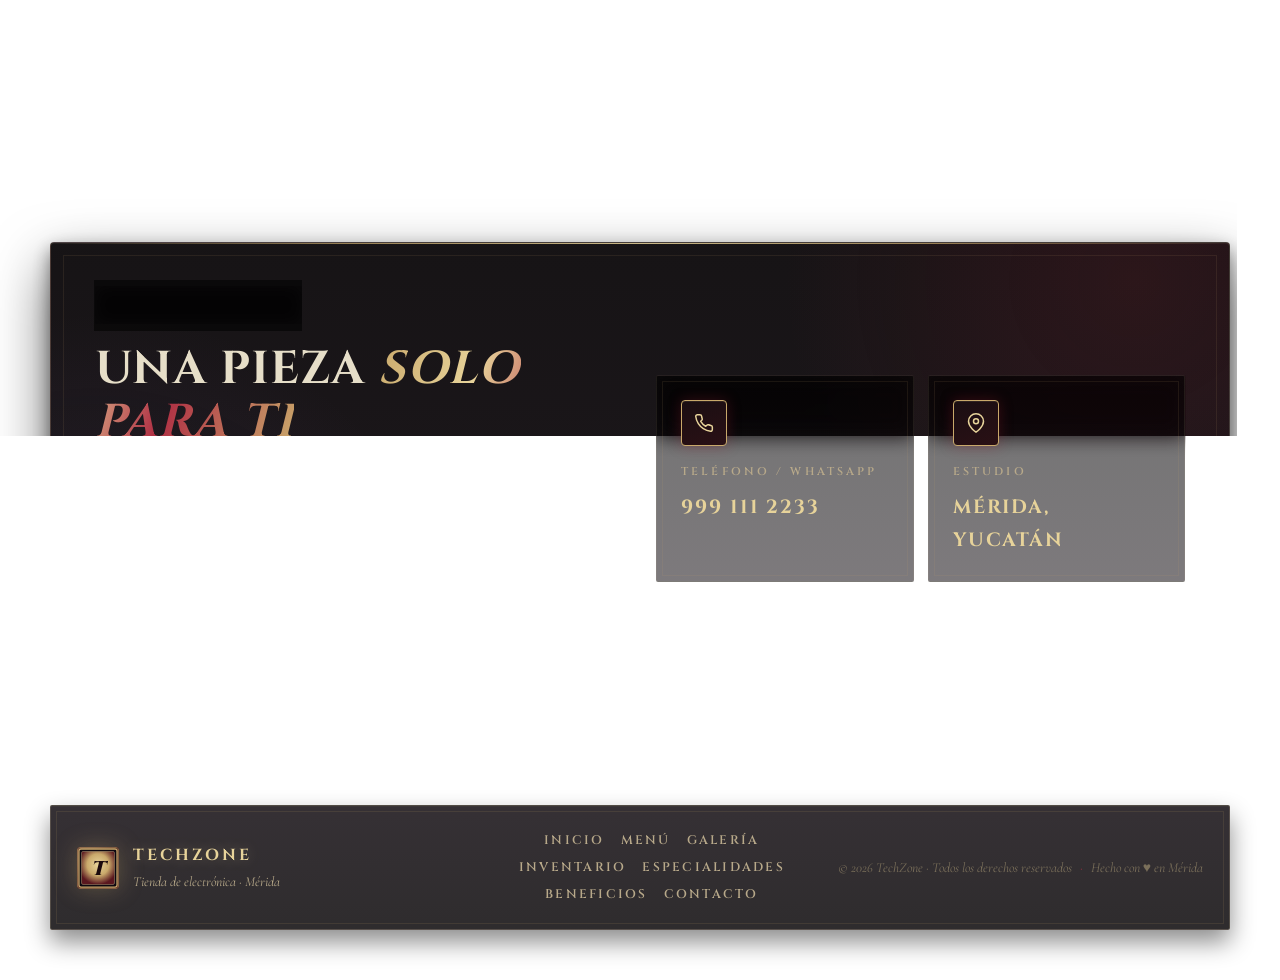
<file: galeria.html>
<!doctype html>
<html lang="es-MX" data-page="galeria"><head>
<meta charset="utf-8">
<meta name="viewport" content="width=device-width,initial-scale=1">
<title>TechZone · Galería Gótica — Sombras en luz</title>
<meta name="description" content="Galería gótica: retratos, paisajes y simbología en negro, plata y carmesí. Una colección visual donde la oscuridad encuentra su belleza.">
<meta name="theme-color" content="#07090f">
<link rel="preconnect" href="https://fonts.googleapis.com">
<link rel="preconnect" href="https://fonts.gstatic.com" crossorigin="">
<link href="https://fonts.googleapis.com/css2?family=Cinzel:wght@400;500;600;700;800;900&family=Cinzel+Decorative:wght@400;700;900&family=Cormorant+Garamond:ital,wght@0,300;0,400;0,500;0,600;0,700;1,300;1,400&family=UnifrakturCook:wght@700&display=swap" rel="stylesheet">
<link rel="stylesheet" href="styles.css">
</head>
<body class="theme-gothic">

<a class="skip-link" href="#main">Saltar al contenido</a>
<div class="site-shell">

<header class="topbar-wrap"><div class="container"><div class="topbar">
<a class="brand" href="index.html" aria-label="TechZone - Inicio">
<span class="brand-mark" aria-hidden="true">
<svg viewBox="0 0 64 64" xmlns="http://www.w3.org/2000/svg">
<defs><radialGradient id="brandGrad" cx="50%" cy="40%" r="60%"><stop offset="0%" stop-color="#e7d39a"></stop><stop offset="55%" stop-color="#c9a96b"></stop><stop offset="100%" stop-color="#5a171f"></stop></radialGradient></defs>
<rect x="3" y="3" width="58" height="58" rx="3" fill="#0c0710" stroke="#c9a96b" stroke-width="2"></rect>
<rect x="7" y="7" width="50" height="50" rx="2" fill="url(#brandGrad)"></rect>
<text x="32" y="42" text-anchor="middle" fill="#1a0a0d" font-size="30" font-family="Cinzel, serif" font-weight="900">T</text>
</svg></span>
<span class="brand-copy"><strong>TechZone</strong><span>Tienda de electrónica en Mérida</span></span>
</a>
<nav class="topbar-nav" aria-label="Navegación principal">
<a href="index.html">Inicio</a><a href="menu.html">Menú</a><a href="galeria.html" aria-current="page">Galería</a><a href="inventario.html">Inventario</a><a href="index.html#especialidades">Especialidades</a><a href="index.html#beneficios">Beneficios</a><a href="index.html#contacto">Contacto</a>
</nav>
<div class="topbar-actions">
<a class="button-ghost" href="index.html#inicio">Volver</a>
<a class="button" href="tel:9991112233"><svg viewBox="0 0 24 24" width="18" height="18" fill="none" stroke="currentColor" stroke-width="2" stroke-linecap="round" stroke-linejoin="round"><path d="M22 16.92v3a2 2 0 0 1-2.18 2 19.79 19.79 0 0 1-8.63-3.07 19.5 19.5 0 0 1-6-6 19.79 19.79 0 0 1-3.07-8.67A2 2 0 0 1 4.11 2h3a2 2 0 0 1 2 1.72 12.84 12.84 0 0 0 .7 2.81 2 2 0 0 1-.45 2.11L8.09 9.91a16 16 0 0 0 6 6l1.27-1.27a2 2 0 0 1 2.11-.45 12.84 12.84 0 0 0 2.81.7A2 2 0 0 1 22 16.92Z"></path></svg>Comprar por WhatsApp</a>
</div></div></div></header>

<main id="main">

<section class="hero" id="galeria-hero"><div class="container hero-grid">
<div class="hero-copy">
<span class="kicker"><span class="dot"></span> Galería · Sombras en luz</span>
<h1>Fotos donde la <span class="grad-text">oscuridad</span> cuenta historias.</h1>
<p class="lede">Una colección curada de retratos, paisajes y simbología en tonos de negro, plata y carmesí. Cada imagen es una invitación a detener el tiempo y contemplar lo que las sombras susurran.</p>
<div class="hero-actions">
<a class="button button-lg" href="#coleccion">Explorar colección<svg viewBox="0 0 24 24" width="18" height="18" fill="none" stroke="currentColor" stroke-width="2" stroke-linecap="round" stroke-linejoin="round"><path d="M5 12h14M13 5l7 7-7 7"></path></svg></a>
<a class="button-ghost button-lg" href="tel:9991112233">Solicitar pieza</a>
</div>
<ul class="tag-list">
<li class="tag">Retratos</li><li class="tag">Catedrales</li><li class="tag">Simbología</li><li class="tag">Nocturno</li>
</ul>
<div class="trust-row">
<div class="trust-item"><strong>+120</strong><span>Piezas en archivo</span></div>
<div class="trust-divider"></div>
<div class="trust-item"><strong>7</strong><span>Series temáticas</span></div>
<div class="trust-divider"></div>
<div class="trust-item"><strong>35mm</strong><span>Formato analógico</span></div>
</div>
</div>

<aside class="hero-panel" aria-label="Vista previa de la galería">
<div class="panel-glow"></div>
<div class="panel-art">
<svg viewBox="0 0 220 220" xmlns="http://www.w3.org/2000/svg">
<defs>
<radialGradient id="gGlow" cx="50%" cy="50%" r="60%"><stop offset="0%" stop-color="#8b1e2d" stop-opacity="0.55"></stop><stop offset="60%" stop-color="#6c4a8a" stop-opacity="0.25"></stop><stop offset="100%" stop-color="#000" stop-opacity="0"></stop></radialGradient>
<linearGradient id="gMoon" x1="0" y1="0" x2="0" y2="1"><stop offset="0%" stop-color="#e7d39a"></stop><stop offset="100%" stop-color="#b8b8c2"></stop></linearGradient>
<pattern id="gStars" width="30" height="30" patternUnits="userSpaceOnUse"><circle cx="6" cy="8" r="0.6" fill="#c9a96b" opacity="0.5"></circle><circle cx="22" cy="18" r="0.4" fill="#e7d39a" opacity="0.4"></circle><circle cx="14" cy="24" r="0.5" fill="#b8b8c2" opacity="0.5"></circle></pattern>
</defs>
<rect width="220" height="220" fill="#050406"/>
<rect width="220" height="220" fill="url(#gStars)" opacity="0.6"/>
<circle cx="110" cy="110" r="100" fill="url(#gGlow)"/>
<circle cx="110" cy="110" r="92" fill="none" stroke="#c9a96b" stroke-width="0.6" stroke-dasharray="2 4" opacity="0.5"/>
<path d="M60 180 L60 110 L80 80 L100 110 L100 180 Z" fill="#1a0a0d" stroke="#c9a96b" stroke-width="1.4"/>
<path d="M120 180 L120 95 L140 60 L160 95 L160 180 Z" fill="#1a0a0d" stroke="#c9a96b" stroke-width="1.4"/>
<path d="M150 60 L155 45 L160 60" fill="none" stroke="#c9a96b" stroke-width="1"/>
<circle cx="155" cy="42" r="2" fill="#c9a96b"/>
<path d="M140 95 L130 110 L150 110 Z M120 95 L110 110 L130 110 Z" fill="#8b1e2d" opacity="0.6"/>
<path d="M80 110 L70 125 L90 125 Z" fill="#8b1e2d" opacity="0.6"/>
<rect x="105" y="120" width="10" height="60" fill="#050406" stroke="#c9a96b" stroke-width="0.6"/>
<rect x="125" y="100" width="10" height="80" fill="#050406" stroke="#c9a96b" stroke-width="0.6"/>
<rect x="145" y="100" width="10" height="80" fill="#050406" stroke="#c9a96b" stroke-width="0.6"/>
<rect x="65" y="125" width="10" height="55" fill="#050406" stroke="#c9a96b" stroke-width="0.6"/>
<rect x="85" y="125" width="10" height="55" fill="#050406" stroke="#c9a96b" stroke-width="0.6"/>
<circle cx="160" cy="60" r="22" fill="url(#gMoon)" opacity="0.85"/>
<circle cx="166" cy="56" r="20" fill="#050406" opacity="0.9"/>
<g fill="#0c0710" stroke="#c9a96b" stroke-width="0.8">
<path d="M40 60 Q44 50 50 56 Q56 50 60 60 Q56 58 50 62 Q44 58 40 60 Z"/>
<path d="M30 90 Q33 84 38 88 Q36 92 30 90 Z M30 90 Q27 84 22 88 Q26 92 30 90 Z"/>
</g>
</svg>
</div>
<div class="panel-card">
<div class="panel-card-top"><span class="dot-row"><i></i><i></i></span><span class="panel-badge">Exposición</span></div>
<div class="panel-card-body">
<div class="panel-icon"><svg viewBox="0 0 64 64" width="44" height="44" fill="none" stroke="currentColor" stroke-width="2.4" stroke-linecap="round" stroke-linejoin="round"><rect x="6" y="14" width="52" height="38" rx="3"></rect><circle cx="22" cy="30" r="6"></circle><path d="M6 46 L20 32 L34 46 L46 34 L58 46"></path></svg></div>
<div class="panel-text"><strong>Colección Noir</strong><span>Serie fotográfica 2026</span></div>
</div>
<div class="panel-card-foot"><span class="mini-stat">7 series</span><span class="mini-stat">120 piezas</span><span class="mini-stat">+200k visitas</span></div>
</div>
<div class="panel-grid"><div class="panel-tile">Serie: Nocturno</div><div class="panel-tile">35mm · B/N</div><div class="panel-tile">Edición limitada</div></div>
</aside>
</div></section>

<section id="coleccion" class="section"><div class="container"><div class="surface section-surface">
<div class="section-head">
<span class="kicker"><span class="dot"></span> Colección</span>
<h2>La <span class="grad-text">vitrina</span> de sombras</h2>
<p>Siete series temáticas que exploran la estética gótica: retratos en claroscuro, catedrales contra el cielo, rosas que no se marchitan y figuras que velan la medianoche.</p>
</div>
<div class="ornament"><span class="glyph">❦</span></div>

<div class="inv-toolbar">
<div class="inv-search">
<svg viewBox="0 0 24 24" width="18" height="18" fill="none" stroke="currentColor" stroke-width="1.8" stroke-linecap="round" stroke-linejoin="round"><circle cx="11" cy="11" r="7"></circle><path d="m21 21-4.3-4.3"></path></svg>
<input type="search" id="gallerySearch" placeholder="Buscar por título, serie o símbolo…" aria-label="Buscar en la galería">
</div>
<div class="inv-filters" id="galleryFilters">
<button class="inv-chip is-active" data-filter="all" type="button">Todas</button>
<button class="inv-chip" data-filter="retratos" type="button">Retratos</button>
<button class="inv-chip" data-filter="paisajes" type="button">Paisajes</button>
<button class="inv-chip" data-filter="simbologia" type="button">Simbología</button>
<button class="inv-chip" data-filter="arquitectura" type="button">Arquitectura</button>
<button class="inv-chip" data-filter="naturaleza" type="button">Naturaleza</button>
</div>
</div>

<div class="gallery-stats">
<div class="inv-stat"><strong>120</strong><span>Piezas totales</span><span class="trend trend-up">+12 este mes</span></div>
<div class="inv-stat"><strong>7</strong><span>Series activas</span><span class="trend trend-up">+1 nueva</span></div>
<div class="inv-stat"><strong>35mm</strong><span>Formato analógico</span><span class="trend trend-down">Edición limitada</span></div>
<div class="inv-stat"><strong>2026</strong><span>Año de colección</span><span class="trend trend-up">En curso</span></div>
</div>

<div class="gallery-grid" id="galleryGrid"></div>

<p class="gallery-empty" id="galleryEmpty" hidden>No se encontraron piezas que coincidan con tu búsqueda.</p>

<div class="inv-actions-bar">
<p>¿Buscas una pieza específica o quieres <b>encargar</b> una sesión en estética gótica?</p>
<div class="btn-group">
<a class="button" href="tel:9991112233"><svg viewBox="0 0 24 24" width="18" height="18" fill="none" stroke="currentColor" stroke-width="2" stroke-linecap="round" stroke-linejoin="round"><path d="M21 11.5a8.38 8.38 0 0 1-.9 3.8 8.5 8.5 0 0 1-7.6 4.7 8.38 8.38 0 0 1-3.8-.9L3 21l1.9-5.7a8.38 8.38 0 0 1-.9-3.8 8.5 8.5 0 0 1 4.7-7.6 8.38 8.38 0 0 1 3.8-.9h.5a8.48 8.48 0 0 1 8 8v.5z"></path></svg>Pedir por WhatsApp</a>
<a class="button-ghost" href="index.html#contacto">Más información</a>
</div>
</div>
</div></div></section>

<section class="section"><div class="container"><div class="surface section-surface section-dark">
<div class="section-head">
<span class="kicker kicker-light"><span class="dot"></span> Curaduría</span>
<h2>Series de la <span class="grad-text">colección</span></h2>
<p>Cada serie se publica en lotes de doce, numerados y firmados. Las piezas seleccionadas se imprimen en papel baritado y se entregan con certificado de autenticidad.</p>
</div>
<div class="ornament"><span class="glyph">❦</span></div>
<div class="stats-grid">
<article class="stat-card"><span class="stat-index">I</span><strong>Retratos en Claroscuro</strong><p>Sesiones de estudio con luz lateral única y vestimenta de época. <b>Doce piezas</b> en archivo.</p></article>
<article class="stat-card"><span class="stat-index">II</span><strong>Catedrales del Crepúsculo</strong><p>Arquitectura gótica europea capturada al atardecer. <b>Veinticuatro piezas</b> en diferentes ciudades.</p></article>
<article class="stat-card"><span class="stat-index">III</span><strong>Simbología del Sueño</strong><p>Calaveras, rosas y relojes: alegorías del <b>tiempo y la memoria</b>.</p></article>
<article class="stat-card"><span class="stat-index">IV</span><strong>Bosques que Hablan</strong><p>Senderos de niebla, árboles sin hojas y <b>luces que no tienen origen</b>.</p></article>
</div>
</div></div></section>

<section class="section"><div class="container"><div class="surface section-surface section-cta">
<div class="cta-grid">
<div class="cta-copy">
<span class="kicker kicker-light"><span class="dot"></span> Encargos</span>
<h2>Una pieza <span class="grad-text">solo para ti</span></h2>
<p>¿Quieres una sesión en estética gótica o reservar una impresión numerada? Escríbenos y diseñamos algo a tu medida.</p>
<div class="cta-actions">
<a class="button button-lg" href="tel:9991112233"><svg viewBox="0 0 24 24" width="18" height="18" fill="none" stroke="currentColor" stroke-width="2" stroke-linecap="round" stroke-linejoin="round"><path d="M21 11.5a8.38 8.38 0 0 1-.9 3.8 8.5 8.5 0 0 1-7.6 4.7 8.38 8.38 0 0 1-3.8-.9L3 21l1.9-5.7a8.38 8.38 0 0 1-.9-3.8 8.5 8.5 0 0 1 4.7-7.6 8.38 8.38 0 0 1 3.8-.9h.5a8.48 8.48 0 0 1 8 8v.5z"></path></svg>Solicitar por WhatsApp</a>
<a class="button-ghost button-lg" href="index.html#contacto">Más información</a>
</div>
</div>
<div class="contact-grid">
<article class="contact-card"><div class="contact-icon"><svg viewBox="0 0 24 24" fill="none" stroke="currentColor" stroke-width="1.8" stroke-linecap="round" stroke-linejoin="round"><path d="M22 16.92v3a2 2 0 0 1-2.18 2 19.79 19.79 0 0 1-8.63-3.07 19.5 19.5 0 0 1-6-6 19.79 19.79 0 0 1-3.07-8.67A2 2 0 0 1 4.11 2h3a2 2 0 0 1 2 1.72 12.84 12.84 0 0 0 .7 2.81 2 2 0 0 1-.45 2.11L8.09 9.91a16 16 0 0 0 6 6l1.27-1.27a2 2 0 0 1 2.11-.45 12.84 12.84 0 0 0 2.81.7A2 2 0 0 1 22 16.92Z"></path></svg></div><span class="contact-label">Teléfono / WhatsApp</span><a class="contact-value" href="tel:9991112233">999 111 2233</a></article>
<article class="contact-card"><div class="contact-icon"><svg viewBox="0 0 24 24" fill="none" stroke="currentColor" stroke-width="1.8" stroke-linecap="round" stroke-linejoin="round"><path d="M21 10c0 7-9 13-9 13s-9-6-9-13a9 9 0 0 1 18 0z"></path><circle cx="12" cy="10" r="3"></circle></svg></div><span class="contact-label">Estudio</span><span class="contact-value">Mérida, Yucatán</span></article>
</div>
</div>
</div></div></section>
</main>

<footer class="site-footer"><div class="container"><div class="footer-card">
<div class="footer-brand">
<span class="brand-mark small"><svg viewBox="0 0 64 64"><defs><radialGradient id="brandGradF" cx="50%" cy="40%" r="60%"><stop offset="0%" stop-color="#e7d39a"></stop><stop offset="55%" stop-color="#c9a96b"></stop><stop offset="100%" stop-color="#5a171f"></stop></radialGradient></defs><rect x="3" y="3" width="58" height="58" rx="3" fill="#0c0710" stroke="#c9a96b" stroke-width="2"></rect><rect x="7" y="7" width="50" height="50" rx="2" fill="url(#brandGradF)"></rect><text x="32" y="42" text-anchor="middle" fill="#1a0a0d" font-size="30" font-family="Cinzel, serif" font-weight="900">T</text></svg></span>
<div><strong>TechZone</strong><span>Tienda de electrónica · Mérida</span></div>
</div>
<nav class="footer-nav"><a href="index.html">Inicio</a><a href="menu.html">Menú</a><a href="galeria.html">Galería</a><a href="inventario.html">Inventario</a><a href="index.html#especialidades">Especialidades</a><a href="index.html#beneficios">Beneficios</a><a href="index.html#contacto">Contacto</a></nav>
<div class="footer-meta"><span>© <span id="year">2026</span> TechZone · Todos los derechos reservados</span><span class="footer-dot">·</span><span>Hecho con ♥ en Mérida</span></div>
</div></div></footer>
</div>

<!-- Lightbox -->
<div class="lightbox" id="lightbox" aria-hidden="true" role="dialog" aria-modal="true" aria-labelledby="lightboxTitle">
<div class="lightbox-backdrop" data-close></div>
<div class="lightbox-frame">
<button class="lightbox-close" type="button" data-close aria-label="Cerrar">
<svg viewBox="0 0 24 24" width="22" height="22" fill="none" stroke="currentColor" stroke-width="2" stroke-linecap="round" stroke-linejoin="round"><path d="M18 6 6 18M6 6l12 12"></path></svg>
</button>
<button class="lightbox-nav lightbox-prev" type="button" id="lightboxPrev" aria-label="Anterior">
<svg viewBox="0 0 24 24" width="22" height="22" fill="none" stroke="currentColor" stroke-width="2" stroke-linecap="round" stroke-linejoin="round"><path d="m15 18-6-6 6-6"></path></svg>
</button>
<button class="lightbox-nav lightbox-next" type="button" id="lightboxNext" aria-label="Siguiente">
<svg viewBox="0 0 24 24" width="22" height="22" fill="none" stroke="currentColor" stroke-width="2" stroke-linecap="round" stroke-linejoin="round"><path d="m9 6 6 6-6 6"></path></svg>
</button>
<div class="lightbox-image" id="lightboxImage"></div>
<div class="lightbox-info">
<span class="gallery-tag" id="lightboxTag"></span>
<strong id="lightboxTitle"></strong>
<p id="lightboxDesc"></p>
<span class="lightbox-series" id="lightboxSeries"></span>
</div>
</div>
</div>

<script>
document.getElementById('year').textContent = new Date().getFullYear();

/* ----- Datos de la galería (12 piezas) ----- */
const galleryData = [
  { category:"retratos",    title:"La Dama de Negro",         series:"Retratos · 35mm",        desc:"Retrato en claroscuro con velo de encaje. Luz lateral única sobre rostro pálido, ojos hundidos y labios carmesí.", art: "dama" },
  { category:"arquitectura",title:"Catedral Contra el Cielo", series:"Arquitectura · Atardecer",desc:"La silueta de una catedral se recorta contra un cielo rojo sangre al atardecer. Arcos apuntados y vitrales ennegrecidos.", art: "catedral" },
  { category:"naturaleza",  title:"La Rosa Eterna",           series:"Naturaleza · Macro",      desc:"Macrofotografía de una rosa negra con pétalos de terciopelo y gotas que parecen sangre. La flor que nunca muere.", art: "rosa" },
  { category:"simbologia",  title:"Vanitas",                  series:"Simbología · Bodegón",    desc:"Bodegón de vanidad: calavera, vela derretida y reloj detenido. Reflexión sobre el paso del tiempo.", art: "vanitas" },
  { category:"paisajes",    title:"El Bosque de los Susurros",series:"Paisajes · Niebla",       desc:"Sendero envuelto en niebla entre árboles sin hojas. La luz se filtra apenas, creando un camino sin retorno.", art: "bosque" },
  { category:"naturaleza",  title:"Mariposa de Medianoche",   series:"Naturaleza · Vitral",     desc:"Polillas en vuelo contra un vitral iluminado. La fragilidad de lo nocturno hecho luz.", art: "mariposa" },
  { category:"retratos",    title:"El Caballero Errante",     series:"Retratos · Época",        desc:"Retrato de un caballero con armadura ennegrecida y mirada perdida en el horizonte. Plumas y terciopelo.", art: "caballero" },
  { category:"arquitectura",title:"El Claustro Olvidado",     series:"Arquitectura · Interior", desc:"Un claustro monasterio donde las columnas se pierden en un corredor infinito de piedra y musgo.", art: "claustro" },
  { category:"paisajes",    title:"Lago de las Almas",        series:"Paisajes · Niebla",       desc:"Un lago quieto refleja cipreses bajo una luna de sangre. Sobre la superficie, una sola flor blanca.", art: "lago" },
  { category:"simbologia",  title:"Reloj de Arena",           series:"Simbología · Objeto",     desc:"La arena carmesí cae en un reloj de cristal ahumado. Cada grano, un suspiro; cada minuto, un secreto.", art: "reloj" },
  { category:"naturaleza",  title:"El Cuervo en la Rama",     series:"Naturaleza · Fauna",      desc:"Un cuervo observa desde una rama seca. Sus ojos brillan con la inteligencia de quien ha visto demasiados inviernos.", art: "cuervo" },
  { category:"retratos",    title:"La Novia del Invierno",    series:"Retratos · Vestuario",    desc:"Retrato de una joven envuelta en un vestido negro bordado con hilo de plata. Copos de niebla en el cabello.", art: "novia" }
];

/* ----- SVGs por pieza ----- */
const svgArts = {
  dama: `<svg viewBox="0 0 400 280" preserveAspectRatio="xMidYMid slice"><defs><radialGradient id="a" cx="50%" cy="40%" r="60%"><stop offset="0%" stop-color="#8b1e2d" stop-opacity="0.45"></stop><stop offset="100%" stop-color="#000" stop-opacity="0"></stop></radialGradient></defs><rect width="400" height="280" fill="#050406"/><circle cx="200" cy="140" r="180" fill="url(#a)"/><path d="M80 280 Q200 140 320 280 Z" fill="#0a0710"/><path d="M100 280 Q200 160 300 280 Z" fill="#1a0a0d" stroke="#c9a96b" stroke-width="0.6" opacity="0.5"/><ellipse cx="200" cy="160" rx="58" ry="72" fill="#e6dec8"/><ellipse cx="200" cy="160" rx="58" ry="72" fill="#1a0a0d" opacity="0.25"/><path d="M140 130 Q120 80 200 60 Q280 80 260 130 Q280 180 260 200 L240 195 L235 130 L200 110 L165 130 L160 195 L140 200 Q120 180 140 130 Z" fill="#050406"/><path d="M140 130 Q120 80 200 60 Q280 80 260 130" fill="none" stroke="#c9a96b" stroke-width="0.8" opacity="0.5"/><ellipse cx="180" cy="155" rx="6" ry="3" fill="#050406"/><ellipse cx="220" cy="155" rx="6" ry="3" fill="#050406"/><circle cx="170" cy="180" r="6" fill="#8b1e2d" opacity="0.35"/><circle cx="230" cy="180" r="6" fill="#8b1e2d" opacity="0.35"/><path d="M188 195 Q200 200 212 195" fill="none" stroke="#8b1e2d" stroke-width="2.4" stroke-linecap="round"/><circle cx="200" cy="232" r="2.4" fill="#8b1e2d"/><circle cx="194" cy="234" r="2" fill="#c9a96b"/><circle cx="206" cy="234" r="2" fill="#c9a96b"/></svg>`,
  catedral: `<svg viewBox="0 0 400 280" preserveAspectRatio="xMidYMid slice"><defs><linearGradient id="s" x1="0" y1="0" x2="0" y2="1"><stop offset="0%" stop-color="#8b1e2d"></stop><stop offset="100%" stop-color="#050406"></stop></linearGradient><radialGradient id="m" cx="50%" cy="50%" r="50%"><stop offset="0%" stop-color="#e7d39a"></stop><stop offset="100%" stop-color="#8b1e2d"></stop></radialGradient></defs><rect width="400" height="280" fill="url(#s)"/><circle cx="200" cy="120" r="60" fill="url(#m)" opacity="0.95"/><circle cx="220" cy="110" r="50" fill="#050406" opacity="0.6"/><path d="M40 280 L40 140 L80 90 L120 140 L120 280 Z" fill="#050406"/><path d="M150 280 L150 100 L200 50 L250 100 L250 280 Z" fill="#050406"/><path d="M280 280 L280 130 L320 80 L360 130 L360 280 Z" fill="#050406"/><path d="M200 50 L195 30 L205 30 Z" fill="#050406"/><g stroke="#c9a96b" stroke-width="0.8" fill="none" opacity="0.7"><path d="M60 280 L60 160 Q70 150 80 160 L80 280"/><path d="M90 280 L90 160 Q100 150 110 160 L110 280"/><path d="M170 280 L170 130 Q180 115 190 130 L190 280"/><path d="M210 280 L210 130 Q220 115 230 130 L230 280"/><path d="M300 280 L300 150 Q310 135 320 150 L320 280"/><path d="M330 280 L330 150 Q340 135 350 150 L350 280"/></g><circle cx="200" cy="120" r="14" fill="none" stroke="#c9a96b" stroke-width="0.8"/><circle cx="200" cy="120" r="6" fill="#8b1e2d"/><g stroke="#c9a96b" stroke-width="0.6" fill="none"><path d="M200 106 L200 134 M186 120 L214 120 M190 110 L210 130 M190 130 L210 110"/></g></svg>`,
  rosa: `<svg viewBox="0 0 400 280" preserveAspectRatio="xMidYMid slice"><defs><radialGradient id="rbg" cx="50%" cy="50%" r="60%"><stop offset="0%" stop-color="#1a0a0d"></stop><stop offset="100%" stop-color="#050406"></stop></radialGradient><linearGradient id="rp" x1="0" y1="0" x2="1" y2="1"><stop offset="0%" stop-color="#3a0e16"></stop><stop offset="100%" stop-color="#0a0710"></stop></linearGradient><radialGradient id="rc" cx="50%" cy="50%" r="50%"><stop offset="0%" stop-color="#8b1e2d"></stop><stop offset="100%" stop-color="#1a0a0d"></stop></radialGradient></defs><rect width="400" height="280" fill="url(#rbg)"/><circle cx="200" cy="140" r="120" fill="#1a0a0d" opacity="0.5"/><g fill="url(#rp)" stroke="#c9a96b" stroke-width="0.6" opacity="0.95"><path d="M200 140 Q120 100 130 180 Q140 220 200 200 Z"/><path d="M200 140 Q280 100 270 180 Q260 220 200 200 Z"/><path d="M200 140 Q110 130 140 200 Q170 230 200 210 Z"/><path d="M200 140 Q290 130 260 200 Q230 230 200 210 Z"/><path d="M200 140 Q140 80 170 140 Q180 170 200 160 Z"/><path d="M200 140 Q260 80 230 140 Q220 170 200 160 Z"/></g><g fill="#1a0a0d" stroke="#8b1e2d" stroke-width="0.6"><path d="M200 140 Q170 110 180 145 Q190 165 200 155 Z"/><path d="M200 140 Q230 110 220 145 Q210 165 200 155 Z"/><path d="M200 140 Q175 130 185 155 Q195 165 200 160 Z"/><path d="M200 140 Q225 130 215 155 Q205 165 200 160 Z"/></g><circle cx="200" cy="140" r="14" fill="url(#rc)"/><circle cx="200" cy="140" r="6" fill="#050406"/><ellipse cx="170" cy="120" rx="3" ry="5" fill="#8b1e2d" opacity="0.85"/><ellipse cx="240" cy="160" rx="2.5" ry="4" fill="#8b1e2d" opacity="0.85"/><ellipse cx="160" cy="170" rx="2" ry="3" fill="#8b1e2d" opacity="0.7"/><path d="M200 220 Q198 240 200 280" stroke="#1a0a0d" stroke-width="3" fill="none"/><path d="M200 250 Q210 245 215 250" stroke="#0a0710" stroke-width="2" fill="none"/></svg>`,
  vanitas: `<svg viewBox="0 0 400 280" preserveAspectRatio="xMidYMid slice"><defs><radialGradient id="vbg" cx="50%" cy="40%" r="70%"><stop offset="0%" stop-color="#2a1018" stop-opacity="0.6"></stop><stop offset="100%" stop-color="#050406"></stop></radialGradient><linearGradient id="vsk" x1="0" y1="0" x2="0" y2="1"><stop offset="0%" stop-color="#e6dec8"></stop><stop offset="100%" stop-color="#7a6f5a"></stop></linearGradient></defs><rect width="400" height="280" fill="url(#vbg)"/><rect x="0" y="200" width="400" height="80" fill="#0a0710"/><rect x="0" y="200" width="400" height="3" fill="#c9a96b" opacity="0.4"/><ellipse cx="200" cy="170" rx="70" ry="60" fill="url(#vsk)" stroke="#c9a96b" stroke-width="0.8"/><ellipse cx="200" cy="170" rx="70" ry="60" fill="#1a0a0d" opacity="0.2"/><path d="M130 170 Q130 110 200 100 Q270 110 270 170" fill="url(#vsk)" stroke="#c9a96b" stroke-width="0.8"/><ellipse cx="170" cy="165" rx="16" ry="14" fill="#050406"/><ellipse cx="230" cy="165" rx="16" ry="14" fill="#050406"/><path d="M195 185 L200 200 L205 185 Z" fill="#050406"/><g fill="#e6dec8" stroke="#7a6f5a" stroke-width="0.4"><rect x="178" y="205" width="6" height="14"/><rect x="186" y="205" width="6" height="14"/><rect x="194" y="205" width="6" height="14"/><rect x="202" y="205" width="6" height="14"/><rect x="210" y="205" width="6" height="14"/><rect x="218" y="205" width="6" height="14"/></g><circle cx="200" cy="140" r="6" fill="#8b1e2d" opacity="0.7"/><path d="M200 134 L202 138 L206 138 L203 141 L204 145 L200 143 L196 145 L197 141 L194 138 L198 138 Z" fill="#c9a96b"/><rect x="320" y="140" width="20" height="80" fill="#1a0a0d" stroke="#c9a96b" stroke-width="0.6"/><path d="M320 140 Q330 130 340 140" fill="#8b1e2d"/><path d="M330 140 Q332 110 330 100 Q328 110 330 140 Z" fill="#e7d39a"/><circle cx="330" cy="98" r="2" fill="#c9a96b"/><circle cx="80" cy="180" r="36" fill="#0a0710" stroke="#c9a96b" stroke-width="1"/><circle cx="80" cy="180" r="32" fill="none" stroke="#c9a96b" stroke-width="0.4" stroke-dasharray="1 3"/><line x1="80" y1="180" x2="80" y2="152" stroke="#8b1e2d" stroke-width="1.5" stroke-linecap="round"/><line x1="80" y1="180" x2="100" y2="180" stroke="#8b1e2d" stroke-width="1.5" stroke-linecap="round"/><circle cx="80" cy="180" r="2" fill="#c9a96b"/></svg>`,
  bosque: `<svg viewBox="0 0 400 280" preserveAspectRatio="xMidYMid slice"><defs><radialGradient id="bbg" cx="50%" cy="40%" r="70%"><stop offset="0%" stop-color="#1a0e12" stop-opacity="0.8"></stop><stop offset="100%" stop-color="#050406"></stop></radialGradient><linearGradient id="btr" x1="0" y1="0" x2="0" y2="1"><stop offset="0%" stop-color="#0a0710"></stop><stop offset="100%" stop-color="#1a0a0d"></stop></linearGradient><radialGradient id="bmist" cx="50%" cy="50%" r="50%"><stop offset="0%" stop-color="#b8b8c2" stop-opacity="0.18"></stop><stop offset="100%" stop-color="#b8b8c2" stop-opacity="0"></stop></radialGradient></defs><rect width="400" height="280" fill="url(#bbg)"/><ellipse cx="200" cy="180" rx="220" ry="60" fill="url(#bmist)"/><g stroke="#050406" stroke-width="6" fill="url(#btr)"><line x1="60" y1="280" x2="50" y2="40"/><line x1="120" y1="280" x2="115" y2="20"/><line x1="180" y1="280" x2="190" y2="60"/><line x1="240" y1="280" x2="245" y2="30"/><line x1="300" y1="280" x2="305" y2="50"/><line x1="350" y1="280" x2="355" y2="40"/></g><g stroke="#1a0a0d" stroke-width="3" fill="none" opacity="0.8"><path d="M50 80 L40 100 L60 90 L55 110 M115 60 L105 80 L125 70 M190 100 L180 120 L200 110 M245 70 L235 90 L255 80 M305 90 L295 110 L315 100 M355 80 L345 100 L365 90"/></g><path d="M50 280 L120 260 L160 270 L200 250 L240 265 L280 255 L320 270 L350 260 L350 280 Z" fill="#0a0710"/><ellipse cx="80" cy="120" rx="40" ry="50" fill="url(#bmist)"/><ellipse cx="280" cy="100" rx="50" ry="60" fill="url(#bmist)"/><circle cx="200" cy="100" r="14" fill="#e7d39a" opacity="0.4"/><circle cx="200" cy="100" r="8" fill="#e7d39a" opacity="0.6"/><circle cx="200" cy="100" r="3" fill="#e7d39a"/></svg>`,
  mariposa: `<svg viewBox="0 0 400 280" preserveAspectRatio="xMidYMid slice"><defs><radialGradient id="mbg" cx="50%" cy="50%" r="60%"><stop offset="0%" stop-color="#2a1018" stop-opacity="0.7"></stop><stop offset="100%" stop-color="#050406"></stop></radialGradient><linearGradient id="mwing" x1="0" y1="0" x2="1" y2="1"><stop offset="0%" stop-color="#6c4a8a"></stop><stop offset="100%" stop-color="#1a0a0d"></stop></linearGradient></defs><rect width="400" height="280" fill="url(#mbg)"/><g fill="url(#mwing)" stroke="#c9a96b" stroke-width="0.6"><path d="M200 140 Q120 60 80 110 Q60 160 100 200 Q160 220 200 140 Z"/><path d="M200 140 Q280 60 320 110 Q340 160 300 200 Q240 220 200 140 Z"/><path d="M200 140 Q140 100 120 140 Q120 170 160 180 L200 140 Z"/><path d="M200 140 Q260 100 280 140 Q280 170 240 180 L200 140 Z"/></g><g fill="#c9a96b" opacity="0.6"><circle cx="140" cy="130" r="3"/><circle cx="160" cy="110" r="2.5"/><circle cx="260" cy="130" r="3"/><circle cx="240" cy="110" r="2.5"/></g><ellipse cx="200" cy="140" rx="3" ry="20" fill="#050406" stroke="#c9a96b" stroke-width="0.6"/><path d="M200 120 L195 110 M200 120 L205 110" stroke="#c9a96b" stroke-width="1" fill="none"/><g fill="rgba(231,211,154,0.08)"><circle cx="80" cy="80" r="20"/><circle cx="340" cy="220" r="24"/><circle cx="60" cy="220" r="18"/></g><g fill="#e7d39a" opacity="0.5"><circle cx="80" cy="80" r="2"/><circle cx="340" cy="220" r="2.5"/><circle cx="60" cy="220" r="2"/></g><path d="M100 60 Q102 56 104 60 Q106 56 108 60" stroke="#c9a96b" stroke-width="0.6" fill="none"/><path d="M300 240 Q302 236 304 240 Q306 236 308 240" stroke="#c9a96b" stroke-width="0.6" fill="none"/></svg>`,
  caballero: `<svg viewBox="0 0 400 280" preserveAspectRatio="xMidYMid slice"><defs><radialGradient id="cbg" cx="50%" cy="40%" r="60%"><stop offset="0%" stop-color="#2a1018" stop-opacity="0.7"></stop><stop offset="100%" stop-color="#050406"></stop></radialGradient><linearGradient id="carm" x1="0" y1="0" x2="0" y2="1"><stop offset="0%" stop-color="#3a3a44"></stop><stop offset="100%" stop-color="#0c0710"></stop></linearGradient></defs><rect width="400" height="280" fill="url(#cbg)"/><ellipse cx="200" cy="120" rx="60" ry="70" fill="#1a0a0d" stroke="#c9a96b" stroke-width="1.2"/><path d="M150 120 Q160 60 200 50 Q240 60 250 120 Q240 90 200 80 Q160 90 150 120 Z" fill="#1a0a0d" stroke="#c9a96b" stroke-width="0.8"/><rect x="180" y="50" width="40" height="14" fill="url(#carm)" stroke="#c9a96b" stroke-width="0.6"/><line x1="200" y1="40" x2="200" y2="20" stroke="#c9a96b" stroke-width="1"/><path d="M194 20 L200 8 L206 20 Z" fill="#8b1e2d"/><path d="M165 90 Q175 80 185 85 L182 95 Q175 92 170 95 Z" fill="#8b1e2d" opacity="0.7"/><path d="M235 90 Q225 80 215 85 L218 95 Q225 92 230 95 Z" fill="#8b1e2d" opacity="0.7"/><rect x="140" y="170" width="120" height="80" fill="url(#carm)" stroke="#c9a96b" stroke-width="1"/><path d="M150 175 L160 220 L170 175 Z M180 175 L190 230 L200 175 Z M210 175 L220 225 L230 175 Z M240 175 L250 215 L255 175 Z" fill="#050406" opacity="0.6"/><path d="M120 250 L100 280 M280 250 L300 280" stroke="#c9a96b" stroke-width="0.6" fill="none"/><ellipse cx="180" cy="140" rx="4" ry="3" fill="#050406"/><ellipse cx="220" cy="140" rx="4" ry="3" fill="#050406"/><path d="M190 160 Q200 165 210 160" fill="none" stroke="#1a0a0d" stroke-width="2"/><path d="M155 200 L180 250 M245 200 L220 250" stroke="#1a0a0d" stroke-width="3" fill="none"/></svg>`,
  claustro: `<svg viewBox="0 0 400 280" preserveAspectRatio="xMidYMid slice"><defs><linearGradient id="clbg" x1="0" y1="0" x2="0" y2="1"><stop offset="0%" stop-color="#1a0e12"></stop><stop offset="100%" stop-color="#050406"></stop></linearGradient><radialGradient id="clmist" cx="50%" cy="50%" r="50%"><stop offset="0%" stop-color="#b8b8c2" stop-opacity="0.15"></stop><stop offset="100%" stop-color="#b8b8c2" stop-opacity="0"></stop></radialGradient></defs><rect width="400" height="280" fill="url(#clbg)"/><ellipse cx="200" cy="140" rx="180" ry="100" fill="url(#clmist)"/><path d="M50 80 L350 80 L320 60 L80 60 Z" fill="#0a0710" stroke="#c9a96b" stroke-width="0.6"/><g fill="#0a0710" stroke="#c9a96b" stroke-width="0.8"><rect x="70" y="80" width="20" height="200"/><rect x="120" y="80" width="20" height="200"/><rect x="170" y="80" width="20" height="200"/><rect x="210" y="80" width="20" height="200"/><rect x="260" y="80" width="20" height="200"/><rect x="310" y="80" width="20" height="200"/></g><g stroke="#c9a96b" stroke-width="0.6" fill="none" opacity="0.7"><path d="M70 100 Q80 95 90 100 L70 110 Q80 105 90 110"/><path d="M120 100 Q130 95 140 100 L120 110 Q130 105 140 110"/><path d="M170 100 Q180 95 190 100 L170 110 Q180 105 190 110"/><path d="M210 100 Q220 95 230 100 L210 110 Q220 105 230 110"/><path d="M260 100 Q270 95 280 100 L260 110 Q270 105 280 110"/><path d="M310 100 Q320 95 330 100 L310 110 Q320 105 330 110"/></g><rect x="0" y="270" width="400" height="10" fill="#0a0710"/><path d="M180 280 Q200 275 220 280 L210 270 L190 270 Z" fill="#1a0a0d"/><circle cx="120" cy="200" r="3" fill="#e7d39a" opacity="0.5"/><circle cx="280" cy="220" r="2" fill="#e7d39a" opacity="0.5"/><circle cx="200" cy="160" r="2.5" fill="#e7d39a" opacity="0.4"/><path d="M150 230 Q160 225 170 230 M250 240 Q260 235 270 240" stroke="#1a3a2a" stroke-width="0.6" fill="none" opacity="0.6"/></svg>`,
  lago: `<svg viewBox="0 0 400 280" preserveAspectRatio="xMidYMid slice"><defs><radialGradient id="lbg" cx="50%" cy="40%" r="70%"><stop offset="0%" stop-color="#2a1018" stop-opacity="0.7"></stop><stop offset="100%" stop-color="#050406"></stop></radialGradient><linearGradient id="ls" x1="0" y1="0" x2="0" y2="1"><stop offset="0%" stop-color="#0a0710"></stop><stop offset="100%" stop-color="#1a2a2a"></stop></linearGradient><radialGradient id="lmoon" cx="50%" cy="50%" r="50%"><stop offset="0%" stop-color="#e7d39a"></stop><stop offset="100%" stop-color="#8b1e2d"></stop></radialGradient></defs><rect width="400" height="280" fill="url(#lbg)"/><rect y="160" width="400" height="120" fill="url(#ls)"/><circle cx="300" cy="80" r="36" fill="url(#lmoon)" opacity="0.9"/><circle cx="308" cy="74" r="32" fill="#050406" opacity="0.7"/><g fill="#050406" stroke="#c9a96b" stroke-width="0.6"><path d="M60 160 L60 80 L70 60 L80 80 L80 160 Z"/><path d="M100 160 L100 70 L108 50 L116 70 L116 160 Z"/><path d="M140 160 L140 90 L150 75 L160 90 L160 160 Z"/></g><path d="M280 80 Q288 75 296 80 Q294 85 288 84 Q282 86 280 80 Z" fill="#8b1e2d" opacity="0.6"/><ellipse cx="200" cy="180" rx="200" ry="10" fill="#1a0a0d" opacity="0.4"/><g stroke="#c9a96b" stroke-width="0.4" fill="none" opacity="0.4"><path d="M40 200 L100 200 M120 210 L200 210 M220 220 L320 220 M340 200 L380 200 M60 230 L160 230 M200 240 L300 240"/></g><circle cx="200" cy="210" r="8" fill="#e6dec8" opacity="0.85"/><circle cx="200" cy="210" r="4" fill="#e7d39a"/><circle cx="200" cy="210" r="1.5" fill="#8b1e2d"/><g fill="#050406" opacity="0.4"><path d="M260 175 L262 178 L266 178 L263 181 L264 185 L260 182 L256 185 L257 181 L254 178 L258 178 Z"/><path d="M310 195 L312 198 L316 198 L313 201 L314 205 L310 202 L306 205 L307 201 L304 198 L308 198 Z"/></g></svg>`,
  reloj: `<svg viewBox="0 0 400 280" preserveAspectRatio="xMidYMid slice"><defs><radialGradient id="rbgg" cx="50%" cy="50%" r="60%"><stop offset="0%" stop-color="#2a1018" stop-opacity="0.6"></stop><stop offset="100%" stop-color="#050406"></stop></radialGradient><linearGradient id="rg" x1="0" y1="0" x2="0" y2="1"><stop offset="0%" stop-color="rgba(231,211,154,0.4)"></stop><stop offset="100%" stop-color="rgba(231,211,154,0.1)"></stop></linearGradient><linearGradient id="rsand" x1="0" y1="0" x2="0" y2="1"><stop offset="0%" stop-color="#e7d39a"></stop><stop offset="100%" stop-color="#8b1e2d"></stop></linearGradient></defs><rect width="400" height="280" fill="url(#rbgg)"/><g fill="#0a0710" stroke="#c9a96b" stroke-width="1"><path d="M180 30 L220 30 L230 50 L230 110 L220 130 L180 130 L170 110 L170 50 Z" fill="url(#rg)"/><path d="M180 250 L220 250 L230 230 L230 170 L220 150 L180 150 L170 170 L170 230 Z" fill="url(#rg)"/><rect x="180" y="130" width="40" height="20" fill="#0a0710" stroke="#c9a96b" stroke-width="1"/></g><path d="M180 30 Q200 50 220 30 L220 250 Q200 230 180 250 Z" fill="url(#rg)" opacity="0.4"/><path d="M184 50 L216 50 L216 110 L184 110 Z" fill="#8b1e2d" opacity="0.5"/><path d="M188 55 Q200 70 212 55 L212 105 Q200 95 188 105 Z" fill="url(#rsand)" opacity="0.85"/><circle cx="200" cy="140" r="3" fill="#c9a96b"/><g fill="#c9a96b"><circle cx="200" cy="48" r="2"/><circle cx="200" cy="232" r="2"/></g><g stroke="#c9a96b" stroke-width="0.5" fill="none" opacity="0.5"><path d="M188 70 L212 70 M188 90 L212 90 M188 110 L212 110 M190 60 L210 60 M190 100 L210 100"/></g><g fill="#c9a96b" opacity="0.7"><circle cx="80" cy="80" r="1.5"/><circle cx="320" cy="100" r="1.5"/><circle cx="60" cy="200" r="1.5"/><circle cx="340" cy="220" r="1.5"/></g><g fill="#8b1e2d" opacity="0.5"><path d="M70 140 Q72 138 74 140 Q72 142 70 140 Z"/><path d="M330 160 Q332 158 334 160 Q332 162 330 160 Z"/></g><path d="M150 140 Q200 145 250 140" stroke="#c9a96b" stroke-width="0.5" fill="none" opacity="0.5"/></svg>`,
  cuervo: `<svg viewBox="0 0 400 280" preserveAspectRatio="xMidYMid slice"><defs><radialGradient id="crbg" cx="50%" cy="40%" r="70%"><stop offset="0%" stop-color="#2a1018" stop-opacity="0.5"></stop><stop offset="100%" stop-color="#050406"></stop></radialGradient><radialGradient id="crbird" cx="50%" cy="40%" r="60%"><stop offset="0%" stop-color="#3a121a"></stop><stop offset="100%" stop-color="#050406"></stop></radialGradient></defs><rect width="400" height="280" fill="url(#crbg)"/><circle cx="100" cy="60" r="20" fill="#0c0710" opacity="0.6"/><circle cx="320" cy="80" r="14" fill="#0c0710" opacity="0.5"/><path d="M40 140 Q60 100 100 110 Q120 115 130 130" stroke="#1a0a0d" stroke-width="3" fill="none"/><path d="M300 130 Q320 120 360 130" stroke="#1a0a0d" stroke-width="3" fill="none"/><path d="M80 200 L320 200 L340 220 L60 220 Z" fill="#0a0710" stroke="#1a0a0d" stroke-width="1"/><path d="M100 180 L180 80 L200 100 L160 180 Z" fill="url(#crbird)" stroke="#c9a96b" stroke-width="0.8"/><path d="M180 80 L210 70 L220 90 L200 100 Z" fill="url(#crbird)" stroke="#c9a96b" stroke-width="0.8"/><path d="M210 70 L230 80 L220 90 Z" fill="#0a0710"/><ellipse cx="220" cy="84" rx="2" ry="2.5" fill="#8b1e2d"/><circle cx="220" cy="83" r="0.8" fill="#e7d39a"/><path d="M170 90 L150 75 L160 100 Z" fill="#1a0a0d" stroke="#c9a96b" stroke-width="0.6"/><path d="M180 90 L210 80 L195 110 Z" fill="#1a0a0d" stroke="#c9a96b" stroke-width="0.6"/><path d="M165 110 L185 100 L170 130 Z" fill="#1a0a0d" opacity="0.7"/><path d="M195 115 L210 105 L200 130 Z" fill="#1a0a0d" opacity="0.7"/><g fill="#0c0710" stroke="#c9a96b" stroke-width="0.4" opacity="0.6"><path d="M30 240 Q35 230 40 240 Q35 250 30 240 Z"/><path d="M340 240 Q345 230 350 240 Q345 250 340 240 Z"/></g><g fill="#c9a96b" opacity="0.4"><circle cx="60" cy="50" r="1"/><circle cx="340" cy="40" r="1"/><circle cx="200" cy="50" r="1"/><circle cx="120" cy="30" r="1"/></g></svg>`,
  novia: `<svg viewBox="0 0 400 280" preserveAspectRatio="xMidYMid slice"><defs><radialGradient id="nbg" cx="50%" cy="40%" r="60%"><stop offset="0%" stop-color="#2a1018" stop-opacity="0.6"></stop><stop offset="100%" stop-color="#050406"></stop></radialGradient><linearGradient id="ndress" x1="0" y1="0" x2="0" y2="1"><stop offset="0%" stop-color="#1a0a0d"></stop><stop offset="100%" stop-color="#0a0710"></stop></linearGradient><radialGradient id="nface" cx="50%" cy="50%" r="50%"><stop offset="0%" stop-color="#e6dec8"></stop><stop offset="100%" stop-color="#7a6f5a"></stop></radialGradient></defs><rect width="400" height="280" fill="url(#nbg)"/><g fill="#e7d39a" opacity="0.3"><circle cx="80" cy="60" r="30"/><circle cx="340" cy="220" r="36"/></g><g fill="rgba(231,211,154,0.5)"><circle cx="80" cy="60" r="1.5"/><circle cx="340" cy="220" r="2"/><circle cx="60" cy="200" r="1.5"/><circle cx="350" cy="60" r="1.5"/></g><path d="M120 280 Q200 110 280 280 Z" fill="url(#ndress)" stroke="#c9a96b" stroke-width="1"/><path d="M140 280 Q200 140 260 280 Z" fill="#1a0a0d" stroke="#c9a96b" stroke-width="0.5" opacity="0.7"/><g stroke="#b8b8c2" stroke-width="0.4" fill="none" opacity="0.5"><path d="M160 280 Q200 200 240 280"/><path d="M170 280 Q200 220 230 280"/><path d="M180 280 Q200 240 220 280"/></g><ellipse cx="200" cy="170" rx="40" ry="50" fill="url(#nface)" stroke="#c9a96b" stroke-width="0.8"/><path d="M160 170 Q160 110 200 100 Q240 110 240 170 Q220 230 200 220 Q180 230 160 170 Z" fill="#1a0a0d" stroke="#c9a96b" stroke-width="0.6"/><path d="M160 130 Q160 100 200 90 Q240 100 240 130" fill="none" stroke="#b8b8c2" stroke-width="0.8" opacity="0.7"/><ellipse cx="186" cy="165" rx="4" ry="2" fill="#050406"/><ellipse cx="214" cy="165" rx="4" ry="2" fill="#050406"/><circle cx="178" cy="180" r="5" fill="#8b1e2d" opacity="0.4"/><circle cx="222" cy="180" r="5" fill="#8b1e2d" opacity="0.4"/><path d="M192 188 Q200 192 208 188" fill="none" stroke="#8b1e2d" stroke-width="1.8" stroke-linecap="round"/><g fill="#e7d39a" opacity="0.7"><circle cx="180" cy="120" r="2"/><circle cx="220" cy="115" r="2"/><circle cx="170" cy="145" r="1.5"/><circle cx="230" cy="140" r="1.5"/></g><path d="M195 110 L205 110 L207 105 L205 115 L195 115 L193 105 Z" fill="#c9a96b" opacity="0.5"/><path d="M180 90 Q190 80 200 85 Q210 80 220 90 Q210 100 200 95 Q190 100 180 90 Z" fill="#b8b8c2" opacity="0.5"/></svg>`
};

/* ----- Render de la galería ----- */
const grid = document.getElementById('galleryGrid');
const emptyEl = document.getElementById('galleryEmpty');
const search = document.getElementById('gallerySearch');
const filters = document.getElementById('galleryFilters');
const lightbox = document.getElementById('lightbox');
const lbImage = document.getElementById('lightboxImage');
const lbTitle = document.getElementById('lightboxTitle');
const lbDesc = document.getElementById('lightboxDesc');
const lbTag = document.getElementById('lightboxTag');
const lbSeries = document.getElementById('lightboxSeries');
const lbPrev = document.getElementById('lightboxPrev');
const lbNext = document.getElementById('lightboxNext');

const categoryNames = {
  retratos: 'Retratos',
  paisajes: 'Paisajes',
  simbologia: 'Simbología',
  arquitectura: 'Arquitectura',
  naturaleza: 'Naturaleza'
};

function renderGallery(items){
  if(!grid) return;
  if(items.length === 0){
    grid.innerHTML = '';
    if(emptyEl) emptyEl.hidden = false;
    return;
  }
  if(emptyEl) emptyEl.hidden = true;
  grid.innerHTML = items.map((it, i) => `
    <article class="gallery-item" data-index="${i}" tabindex="0" role="button" aria-label="Ver ${it.title}">
      <div class="gallery-art">
        ${svgArts[it.art] || ''}
        <div class="gallery-art-hover">
          <span class="gallery-view">✦ Ver pieza</span>
        </div>
      </div>
      <div class="gallery-body">
        <span class="gallery-tag">${categoryNames[it.category] || it.category}</span>
        <h3 class="gallery-item-title">${it.title}</h3>
        <p class="gallery-item-desc">${it.desc}</p>
        <div class="gallery-item-foot">
          <span>${it.series}</span>
          <strong>${String(i+1).padStart(2,'0')} / ${String(galleryData.length).padStart(2,'0')}</strong>
        </div>
      </div>
    </article>
  `).join('');
}

let currentList = [...galleryData];
let currentIndex = 0;

function applyFilters(){
  const q = (search?.value || '').toLowerCase().trim();
  const active = filters?.querySelector('.inv-chip.is-active')?.dataset.filter || 'all';
  currentList = galleryData.filter(it => {
    const matchCat = (active === 'all') || (it.category === active);
    const matchQ = !q || (it.title.toLowerCase().includes(q) || it.series.toLowerCase().includes(q) || it.desc.toLowerCase().includes(q) || (categoryNames[it.category]||'').toLowerCase().includes(q));
    return matchCat && matchQ;
  });
  renderGallery(currentList);
}

function openLightbox(index){
  if(!lightbox || currentList.length === 0) return;
  currentIndex = (index + currentList.length) % currentList.length;
  const it = currentList[currentIndex];
  lbImage.innerHTML = svgArts[it.art] || '';
  lbTitle.textContent = it.title;
  lbDesc.textContent = it.desc;
  lbTag.textContent = categoryNames[it.category] || it.category;
  lbSeries.textContent = it.series;
  lightbox.classList.add('is-open');
  lightbox.setAttribute('aria-hidden', 'false');
  document.body.style.overflow = 'hidden';
}

function closeLightbox(){
  if(!lightbox) return;
  lightbox.classList.remove('is-open');
  lightbox.setAttribute('aria-hidden', 'true');
  document.body.style.overflow = '';
}

function navLightbox(delta){
  openLightbox(currentIndex + delta);
}

if(filters){
  filters.addEventListener('click', e => {
    const btn = e.target.closest('.inv-chip');
    if(!btn) return;
    filters.querySelectorAll('.inv-chip').forEach(b => b.classList.remove('is-active'));
    btn.classList.add('is-active');
    applyFilters();
  });
}
if(search){
  search.addEventListener('input', applyFilters);
}
if(grid){
  grid.addEventListener('click', e => {
    const item = e.target.closest('.gallery-item');
    if(!item) return;
    const idx = parseInt(item.dataset.index, 10) || 0;
    openLightbox(idx);
  });
  grid.addEventListener('keydown', e => {
    if(e.key !== 'Enter' && e.key !== ' ') return;
    const item = e.target.closest('.gallery-item');
    if(!item) return;
    e.preventDefault();
    openLightbox(parseInt(item.dataset.index, 10) || 0);
  });
}
if(lightbox){
  lightbox.addEventListener('click', e => {
    if(e.target.matches('[data-close]')) closeLightbox();
  });
}
if(lbPrev) lbPrev.addEventListener('click', e => { e.stopPropagation(); navLightbox(-1); });
if(lbNext) lbNext.addEventListener('click', e => { e.stopPropagation(); navLightbox(1); });
document.addEventListener('keydown', e => {
  if(!lightbox?.classList.contains('is-open')) return;
  if(e.key === 'Escape') closeLightbox();
  if(e.key === 'ArrowLeft') navLightbox(-1);
  if(e.key === 'ArrowRight') navLightbox(1);
});

renderGallery(galleryData);
</script>
</body></html>
</file>
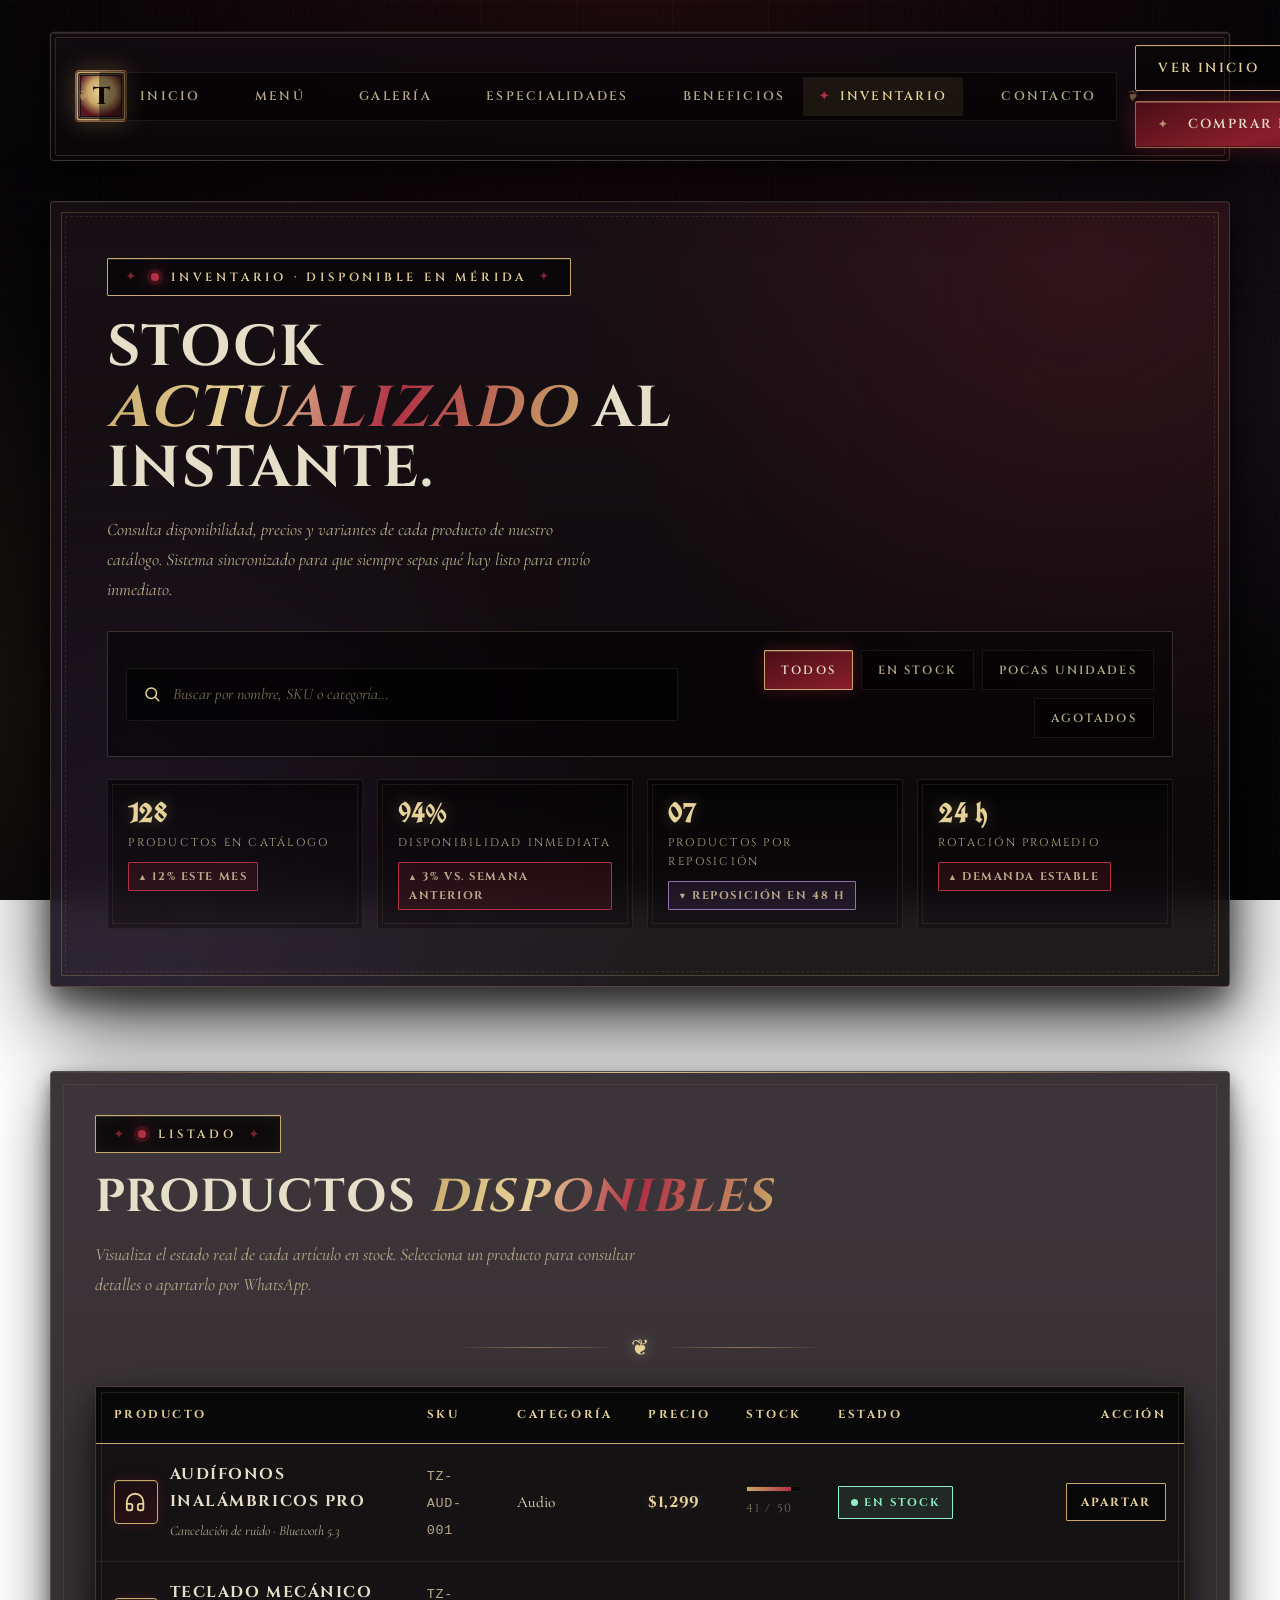
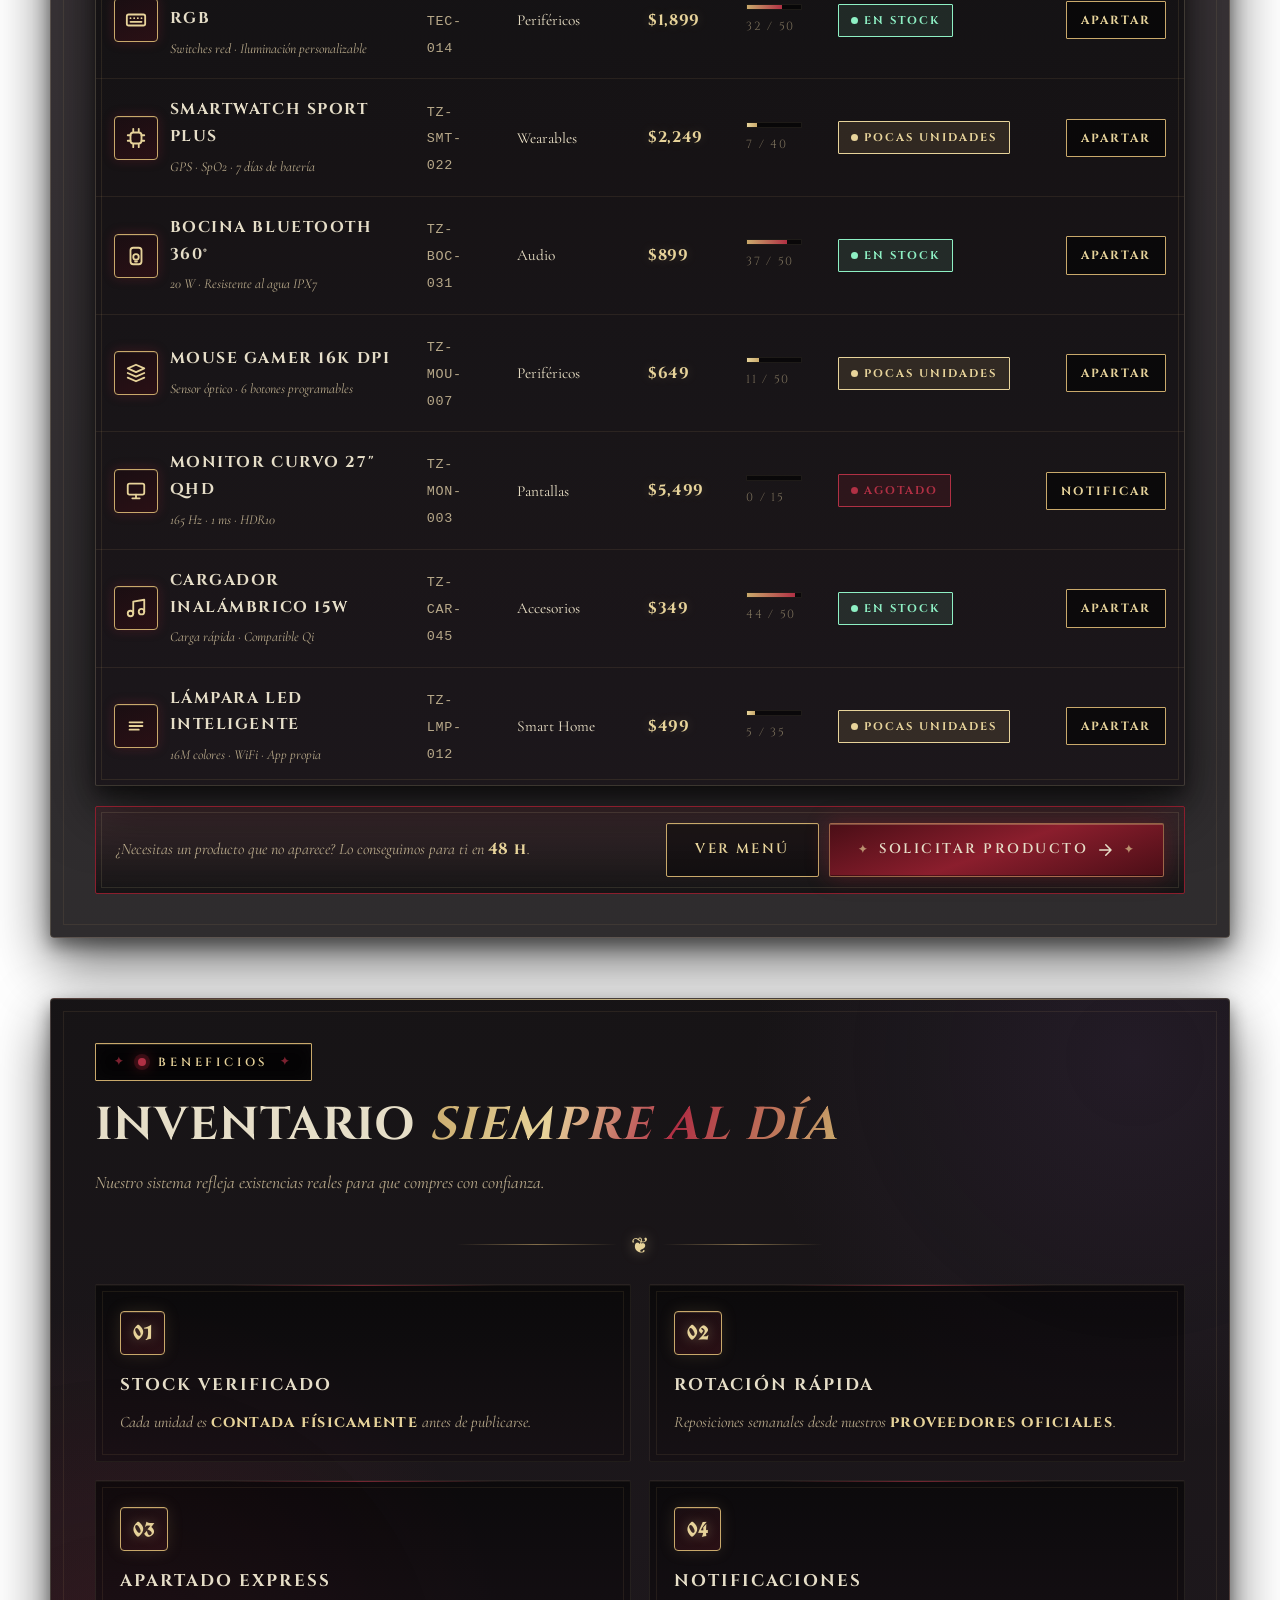
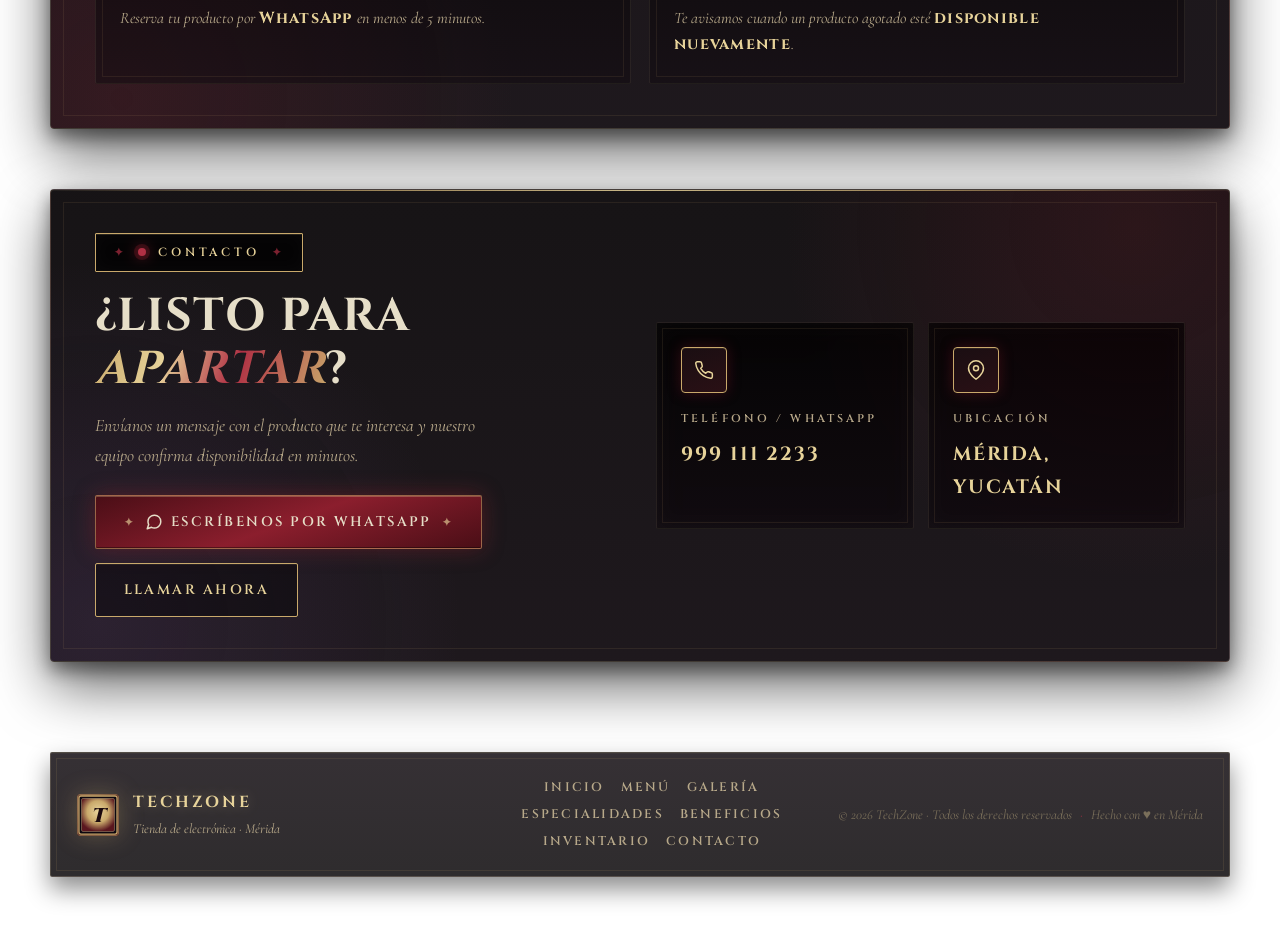
<file: inventario.html>
<!doctype html>
<html lang="es-MX"><head>
<meta charset="utf-8">
<meta name="viewport" content="width=device-width,initial-scale=1">
<title>TechZone · Inventario y disponibilidad en tiempo real</title>
<meta name="description" content="Consulta el inventario de TechZone en Mérida: audífonos, teclados mecánicos, smartwatches y bocinas Bluetooth con disponibilidad y precios actualizados.">
<meta name="theme-color" content="#07090f">
<link rel="preconnect" href="https://fonts.googleapis.com">
<link rel="preconnect" href="https://fonts.gstatic.com" crossorigin="">
<link href="https://fonts.googleapis.com/css2?family=Cinzel:wght@400;500;600;700;800;900&family=Cinzel+Decorative:wght@400;700;900&family=Cormorant+Garamond:ital,wght@0,300;0,400;0,500;0,600;0,700;1,300;1,400&family=UnifrakturCook:wght@700&display=swap" rel="stylesheet">
<link rel="stylesheet" href="styles.css">
</head>
<body class="theme-gothic">
<a class="skip-link" href="#main">Saltar al contenido</a>
<div class="site-shell">

<header class="topbar-wrap"><div class="container"><div class="topbar">
<a class="brand" href="index.html" aria-label="TechZone - Inicio">
<span class="brand-mark">
<svg viewBox="0 0 64 64"><defs><radialGradient id="brandGradI" cx="50%" cy="40%" r="60%"><stop offset="0%" stop-color="#e7d39a"/><stop offset="55%" stop-color="#c9a96b"/><stop offset="100%" stop-color="#5a171f"/></radialGradient></defs><rect x="3" y="3" width="58" height="58" rx="3" fill="#0c0710" stroke="#c9a96b" stroke-width="2"/><rect x="7" y="7" width="50" height="50" rx="2" fill="url(#brandGradI)"/><text x="32" y="42" text-anchor="middle" fill="#1a0a0d" font-size="30" font-family="Cinzel, serif" font-weight="900">T</text></svg>
</span>
<span class="brand-copy"><strong>TechZone</strong><span>Tienda de electrónica en Mérida</span></span>
</a>
<nav class="topbar-nav" aria-label="Navegación principal">
<a href="index.html">Inicio</a><a href="menu.html">Menú</a><a href="galeria.html">Galería</a><a href="index.html#especialidades">Especialidades</a><a href="index.html#beneficios">Beneficios</a><a href="inventario.html" aria-current="page">Inventario</a><a href="index.html#contacto">Contacto</a>
</nav>
<div class="topbar-actions">
<a class="button-ghost" href="index.html">Ver inicio</a>
<a class="button" href="tel:9991112233"><svg viewBox="0 0 24 24" width="18" height="18" fill="none" stroke="currentColor" stroke-width="2" stroke-linecap="round" stroke-linejoin="round"><path d="M22 16.92v3a2 2 0 0 1-2.18 2 19.79 19.79 0 0 1-8.63-3.07 19.5 19.5 0 0 1-6-6 19.79 19.79 0 0 1-3.07-8.67A2 2 0 0 1 4.11 2h3a2 2 0 0 1 2 1.72 12.84 12.84 0 0 0 .7 2.81 2 2 0 0 1-.45 2.11L8.09 9.91a16 16 0 0 0 6 6l1.27-1.27a2 2 0 0 1 2.11-.45 12.84 12.84 0 0 0 2.81.7A2 2 0 0 1 22 16.92Z"/></svg>Comprar por WhatsApp</a>
</div></div></div></header>

<main id="main">

<section class="hero inv-hero" id="inicio"><div class="container">
<div class="hero-copy">
<span class="kicker"><span class="dot"></span> Inventario · Disponible en Mérida</span>
<h1>Stock <span class="grad-text">actualizado</span> al instante.</h1>
<p class="lede">Consulta disponibilidad, precios y variantes de cada producto de nuestro catálogo. Sistema sincronizado para que siempre sepas qué hay listo para envío inmediato.</p>

<div class="inv-toolbar" role="search" aria-label="Buscar en inventario">
<label class="inv-search" for="invSearch">
<svg viewBox="0 0 24 24" width="18" height="18" fill="none" stroke="currentColor" stroke-width="2" stroke-linecap="round" stroke-linejoin="round"><circle cx="11" cy="11" r="7"/><path d="M21 21l-4.3-4.3"/></svg>
<input id="invSearch" type="search" placeholder="Buscar por nombre, SKU o categoría…" autocomplete="off">
</label>
<div class="inv-filters" role="group" aria-label="Filtros de inventario">
<button class="inv-chip is-active" type="button" data-filter="all">Todos</button>
<button class="inv-chip" type="button" data-filter="in">En stock</button>
<button class="inv-chip" type="button" data-filter="low">Pocas unidades</button>
<button class="inv-chip" type="button" data-filter="out">Agotados</button>
</div>
</div>

<div class="inv-stats">
<div class="inv-stat"><strong>128</strong><span>Productos en catálogo</span><span class="trend trend-up">▲ 12% este mes</span></div>
<div class="inv-stat"><strong>94%</strong><span>Disponibilidad inmediata</span><span class="trend trend-up">▲ 3% vs. semana anterior</span></div>
<div class="inv-stat"><strong>07</strong><span>Productos por reposición</span><span class="trend trend-down">▼ Reposición en 48 h</span></div>
<div class="inv-stat"><strong>24 h</strong><span>Rotación promedio</span><span class="trend trend-up">▲ Demanda estable</span></div>
</div>
</div>
</div></section>

<section class="section" id="inventario"><div class="container"><div class="surface section-surface">
<div class="section-head">
<span class="kicker"><span class="dot"></span> Listado</span>
<h2>Productos <span class="grad-text">disponibles</span></h2>
<p>Visualiza el estado real de cada artículo en stock. Selecciona un producto para consultar detalles o apartarlo por WhatsApp.</p>
</div>
<div class="ornament"><span class="glyph">❦</span></div>

<div class="inv-table-wrap" role="region" aria-label="Tabla de inventario">
<table class="inv-table">
<thead><tr>
<th scope="col">Producto</th><th scope="col">SKU</th><th scope="col">Categoría</th><th scope="col">Precio</th><th scope="col">Stock</th><th scope="col">Estado</th><th scope="col" style="text-align:right">Acción</th>
</tr></thead>
<tbody id="invBody">

<tr data-status="in">
<td><div class="inv-product">
<span class="inv-product-icon"><svg viewBox="0 0 24 24" fill="none" stroke="currentColor" stroke-width="2" stroke-linecap="round" stroke-linejoin="round"><path d="M3 14h3a2 2 0 0 1 2 2v3a2 2 0 0 1-2 2H4a2 2 0 0 1-2-2v-7a9 9 0 0 1 18 0v7a2 2 0 0 1-2 2h-2a2 2 0 0 1-2-2v-3a2 2 0 0 1 2-2h3"/></svg></span>
<div class="inv-product-name"><strong>Audífonos Inalámbricos Pro</strong><span>Cancelación de ruido · Bluetooth 5.3</span></div>
</div></td>
<td><span class="inv-sku">TZ-AUD-001</span></td><td>Audio</td>
<td><span class="inv-price">$1,299</span></td>
<td><div class="inv-stock-bar"><span class="inv-stock-fill" style="width:82%"></span></div><span class="inv-stock-note">41 / 50</span></td>
<td><span class="badge badge-in">En stock</span></td>
<td style="text-align:right"><a class="row-action" href="tel:9991112233">Apartar</a></td>
</tr>

<tr data-status="in">
<td><div class="inv-product">
<span class="inv-product-icon"><svg viewBox="0 0 24 24" fill="none" stroke="currentColor" stroke-width="2" stroke-linecap="round" stroke-linejoin="round"><rect x="2" y="6" width="20" height="12" rx="2"/><path d="M6 10h.01M10 10h.01M14 10h.01M18 10h.01M6 14h12"/></svg></span>
<div class="inv-product-name"><strong>Teclado Mecánico RGB</strong><span>Switches red · Iluminación personalizable</span></div>
</div></td>
<td><span class="inv-sku">TZ-TEC-014</span></td><td>Periféricos</td>
<td><span class="inv-price">$1,899</span></td>
<td><div class="inv-stock-bar"><span class="inv-stock-fill" style="width:64%"></span></div><span class="inv-stock-note">32 / 50</span></td>
<td><span class="badge badge-in">En stock</span></td>
<td style="text-align:right"><a class="row-action" href="tel:9991112233">Apartar</a></td>
</tr>

<tr data-status="low">
<td><div class="inv-product">
<span class="inv-product-icon"><svg viewBox="0 0 24 24" fill="none" stroke="currentColor" stroke-width="2" stroke-linecap="round" stroke-linejoin="round"><rect x="6" y="6" width="12" height="12" rx="3"/><path d="M9 2v3M15 2v3M9 19v3M15 19v3M3 9h3M3 15h3M18 9h3M18 15h3"/></svg></span>
<div class="inv-product-name"><strong>Smartwatch Sport Plus</strong><span>GPS · SpO2 · 7 días de batería</span></div>
</div></td>
<td><span class="inv-sku">TZ-SMT-022</span></td><td>Wearables</td>
<td><span class="inv-price">$2,249</span></td>
<td><div class="inv-stock-bar"><span class="inv-stock-fill low" style="width:18%"></span></div><span class="inv-stock-note">7 / 40</span></td>
<td><span class="badge badge-low">Pocas unidades</span></td>
<td style="text-align:right"><a class="row-action" href="tel:9991112233">Apartar</a></td>
</tr>

<tr data-status="in">
<td><div class="inv-product">
<span class="inv-product-icon"><svg viewBox="0 0 24 24" fill="none" stroke="currentColor" stroke-width="2" stroke-linecap="round" stroke-linejoin="round"><rect x="6" y="3" width="12" height="18" rx="3"/><path d="M11 18h2"/><circle cx="12" cy="13" r="3"/></svg></span>
<div class="inv-product-name"><strong>Bocina Bluetooth 360°</strong><span>20 W · Resistente al agua IPX7</span></div>
</div></td>
<td><span class="inv-sku">TZ-BOC-031</span></td><td>Audio</td>
<td><span class="inv-price">$899</span></td>
<td><div class="inv-stock-bar"><span class="inv-stock-fill" style="width:74%"></span></div><span class="inv-stock-note">37 / 50</span></td>
<td><span class="badge badge-in">En stock</span></td>
<td style="text-align:right"><a class="row-action" href="tel:9991112233">Apartar</a></td>
</tr>

<tr data-status="low">
<td><div class="inv-product">
<span class="inv-product-icon"><svg viewBox="0 0 24 24" fill="none" stroke="currentColor" stroke-width="2" stroke-linecap="round" stroke-linejoin="round"><path d="M3 7l9-4 9 4-9 4-9-4z"/><path d="M3 12l9 4 9-4"/><path d="M3 17l9 4 9-4"/></svg></span>
<div class="inv-product-name"><strong>Mouse Gamer 16K DPI</strong><span>Sensor óptico · 6 botones programables</span></div>
</div></td>
<td><span class="inv-sku">TZ-MOU-007</span></td><td>Periféricos</td>
<td><span class="inv-price">$649</span></td>
<td><div class="inv-stock-bar"><span class="inv-stock-fill low" style="width:22%"></span></div><span class="inv-stock-note">11 / 50</span></td>
<td><span class="badge badge-low">Pocas unidades</span></td>
<td style="text-align:right"><a class="row-action" href="tel:9991112233">Apartar</a></td>
</tr>

<tr data-status="out">
<td><div class="inv-product">
<span class="inv-product-icon"><svg viewBox="0 0 24 24" fill="none" stroke="currentColor" stroke-width="2" stroke-linecap="round" stroke-linejoin="round"><rect x="3" y="4" width="18" height="12" rx="2"/><path d="M8 20h8M12 16v4"/></svg></span>
<div class="inv-product-name"><strong>Monitor Curvo 27" QHD</strong><span>165 Hz · 1 ms · HDR10</span></div>
</div></td>
<td><span class="inv-sku">TZ-MON-003</span></td><td>Pantallas</td>
<td><span class="inv-price">$5,499</span></td>
<td><div class="inv-stock-bar"><span class="inv-stock-fill out" style="width:0%"></span></div><span class="inv-stock-note">0 / 15</span></td>
<td><span class="badge badge-out">Agotado</span></td>
<td style="text-align:right"><a class="row-action" href="tel:9991112233">Notificar</a></td>
</tr>

<tr data-status="in">
<td><div class="inv-product">
<span class="inv-product-icon"><svg viewBox="0 0 24 24" fill="none" stroke="currentColor" stroke-width="2" stroke-linecap="round" stroke-linejoin="round"><path d="M9 18V5l12-2v13"/><circle cx="6" cy="18" r="3"/><circle cx="18" cy="16" r="3"/></svg></span>
<div class="inv-product-name"><strong>Cargador Inalámbrico 15W</strong><span>Carga rápida · Compatible Qi</span></div>
</div></td>
<td><span class="inv-sku">TZ-CAR-045</span></td><td>Accesorios</td>
<td><span class="inv-price">$349</span></td>
<td><div class="inv-stock-bar"><span class="inv-stock-fill" style="width:88%"></span></div><span class="inv-stock-note">44 / 50</span></td>
<td><span class="badge badge-in">En stock</span></td>
<td style="text-align:right"><a class="row-action" href="tel:9991112233">Apartar</a></td>
</tr>

<tr data-status="low">
<td><div class="inv-product">
<span class="inv-product-icon"><svg viewBox="0 0 24 24" fill="none" stroke="currentColor" stroke-width="2" stroke-linecap="round" stroke-linejoin="round"><path d="M5 8h14M5 12h14M5 16h10"/></svg></span>
<div class="inv-product-name"><strong>Lámpara LED Inteligente</strong><span>16M colores · WiFi · App propia</span></div>
</div></td>
<td><span class="inv-sku">TZ-LMP-012</span></td><td>Smart Home</td>
<td><span class="inv-price">$499</span></td>
<td><div class="inv-stock-bar"><span class="inv-stock-fill low" style="width:14%"></span></div><span class="inv-stock-note">5 / 35</span></td>
<td><span class="badge badge-low">Pocas unidades</span></td>
<td style="text-align:right"><a class="row-action" href="tel:9991112233">Apartar</a></td>
</tr>

</tbody>
</table>
</div>

<div class="inv-actions-bar">
<p>¿Necesitas un producto que no aparece? Lo conseguimos para ti en <b>48 h</b>.</p>
<div class="btn-group">
<a class="button-ghost button-lg" href="menu.html">Ver menú</a>
<a class="button button-lg" href="tel:9991112233">Solicitar producto<svg viewBox="0 0 24 24" width="18" height="18" fill="none" stroke="currentColor" stroke-width="2" stroke-linecap="round" stroke-linejoin="round"><path d="M5 12h14M13 5l7 7-7 7"/></svg></a>
</div>
</div>
</div></div></section>

<section class="section" id="beneficios"><div class="container"><div class="surface section-surface section-dark">
<div class="section-head">
<span class="kicker kicker-light"><span class="dot"></span> Beneficios</span>
<h2>Inventario <span class="grad-text">siempre al día</span></h2>
<p>Nuestro sistema refleja existencias reales para que compres con confianza.</p>
</div>
<div class="ornament"><span class="glyph">❦</span></div>
<div class="stats-grid">
<article class="stat-card"><div class="stat-badge">01</div><strong>Stock verificado</strong><p>Cada unidad es <b>contada físicamente</b> antes de publicarse.</p></article>
<article class="stat-card"><div class="stat-badge">02</div><strong>Rotación rápida</strong><p>Reposiciones semanales desde nuestros <b>proveedores oficiales</b>.</p></article>
<article class="stat-card"><div class="stat-badge">03</div><strong>Apartado express</strong><p>Reserva tu producto por <b>WhatsApp</b> en menos de 5 minutos.</p></article>
<article class="stat-card"><div class="stat-badge">04</div><strong>Notificaciones</strong><p>Te avisamos cuando un producto agotado esté <b>disponible nuevamente</b>.</p></article>
</div>
</div></div></section>

<section id="contacto" class="section"><div class="container"><div class="surface section-surface section-cta">
<div class="cta-grid">
<div class="cta-copy">
<span class="kicker kicker-light"><span class="dot"></span> Contacto</span>
<h2>¿Listo para <span class="grad-text">apartar</span>?</h2>
<p>Envíanos un mensaje con el producto que te interesa y nuestro equipo confirma disponibilidad en minutos.</p>
<div class="cta-actions">
<a class="button button-lg" href="tel:9991112233"><svg viewBox="0 0 24 24" width="18" height="18" fill="none" stroke="currentColor" stroke-width="2" stroke-linecap="round" stroke-linejoin="round"><path d="M21 11.5a8.38 8.38 0 0 1-.9 3.8 8.5 8.5 0 0 1-7.6 4.7 8.38 8.38 0 0 1-3.8-.9L3 21l1.9-5.7a8.38 8.38 0 0 1-.9-3.8 8.5 8.5 0 0 1 4.7-7.6 8.38 8.38 0 0 1 3.8-.9h.5a8.48 8.48 0 0 1 8 8v.5z"/></svg>Escríbenos por WhatsApp</a>
<a class="button-ghost button-lg" href="tel:9991112233">Llamar ahora</a>
</div>
</div>
<div class="contact-grid">
<article class="contact-card"><div class="contact-icon"><svg viewBox="0 0 24 24" fill="none" stroke="currentColor" stroke-width="1.8" stroke-linecap="round" stroke-linejoin="round"><path d="M22 16.92v3a2 2 0 0 1-2.18 2 19.79 19.79 0 0 1-8.63-3.07 19.5 19.5 0 0 1-6-6 19.79 19.79 0 0 1-3.07-8.67A2 2 0 0 1 4.11 2h3a2 2 0 0 1 2 1.72 12.84 12.84 0 0 0 .7 2.81 2 2 0 0 1-.45 2.11L8.09 9.91a16 16 0 0 0 6 6l1.27-1.27a2 2 0 0 1 2.11-.45 12.84 12.84 0 0 0 2.81.7A2 2 0 0 1 22 16.92Z"/></svg></div><span class="contact-label">Teléfono / WhatsApp</span><a class="contact-value" href="tel:9991112233">999 111 2233</a></article>
<article class="contact-card"><div class="contact-icon"><svg viewBox="0 0 24 24" fill="none" stroke="currentColor" stroke-width="1.8" stroke-linecap="round" stroke-linejoin="round"><path d="M21 10c0 7-9 13-9 13s-9-6-9-13a9 9 0 0 1 18 0z"/><circle cx="12" cy="10" r="3"/></svg></div><span class="contact-label">Ubicación</span><span class="contact-value">Mérida, Yucatán</span></article>
</div>
</div>
</div></div></section>
</main>

<footer class="site-footer"><div class="container"><div class="footer-card">
<div class="footer-brand">
<span class="brand-mark small"><svg viewBox="0 0 64 64"><defs><radialGradient id="brandGradIF" cx="50%" cy="40%" r="60%"><stop offset="0%" stop-color="#e7d39a"/><stop offset="55%" stop-color="#c9a96b"/><stop offset="100%" stop-color="#5a171f"/></radialGradient></defs><rect x="3" y="3" width="58" height="58" rx="3" fill="#0c0710" stroke="#c9a96b" stroke-width="2"/><rect x="7" y="7" width="50" height="50" rx="2" fill="url(#brandGradIF)"/><text x="32" y="42" text-anchor="middle" fill="#1a0a0d" font-size="30" font-family="Cinzel, serif" font-weight="900">T</text></svg></span>
<div><strong>TechZone</strong><span>Tienda de electrónica · Mérida</span></div>
</div>
<nav class="footer-nav"><a href="index.html">Inicio</a><a href="menu.html">Menú</a><a href="galeria.html">Galería</a><a href="index.html#especialidades">Especialidades</a><a href="index.html#beneficios">Beneficios</a><a href="inventario.html" aria-current="page">Inventario</a><a href="index.html#contacto">Contacto</a></nav>
<div class="footer-meta"><span>© <span id="year">2026</span> TechZone · Todos los derechos reservados</span><span class="footer-dot">·</span><span>Hecho con ♥ en Mérida</span></div>
</div></div></footer>
</div>

<script>
document.getElementById('year').textContent = new Date().getFullYear();
(function(){
  const chips = document.querySelectorAll('.inv-chip');
  const rows  = document.querySelectorAll('#invBody tr');
  const input = document.getElementById('invSearch');
  let activeFilter = 'all';
  function applyFilters(){
    const term = (input.value || '').trim().toLowerCase();
    rows.forEach(row => {
      const status = row.getAttribute('data-status');
      const text = row.textContent.toLowerCase();
      const matchStatus = (activeFilter === 'all') || (status === activeFilter);
      const matchTerm = !term || text.includes(term);
      row.style.display = (matchStatus && matchTerm) ? '' : 'none';
    });
  }
  chips.forEach(chip => {
    chip.addEventListener('click', () => {
      chips.forEach(c => c.classList.remove('is-active'));
      chip.classList.add('is-active');
      activeFilter = chip.getAttribute('data-filter');
      applyFilters();
    });
  });
  if(input){ input.addEventListener('input', applyFilters); }
})();
</script>
</body></html>
</file>
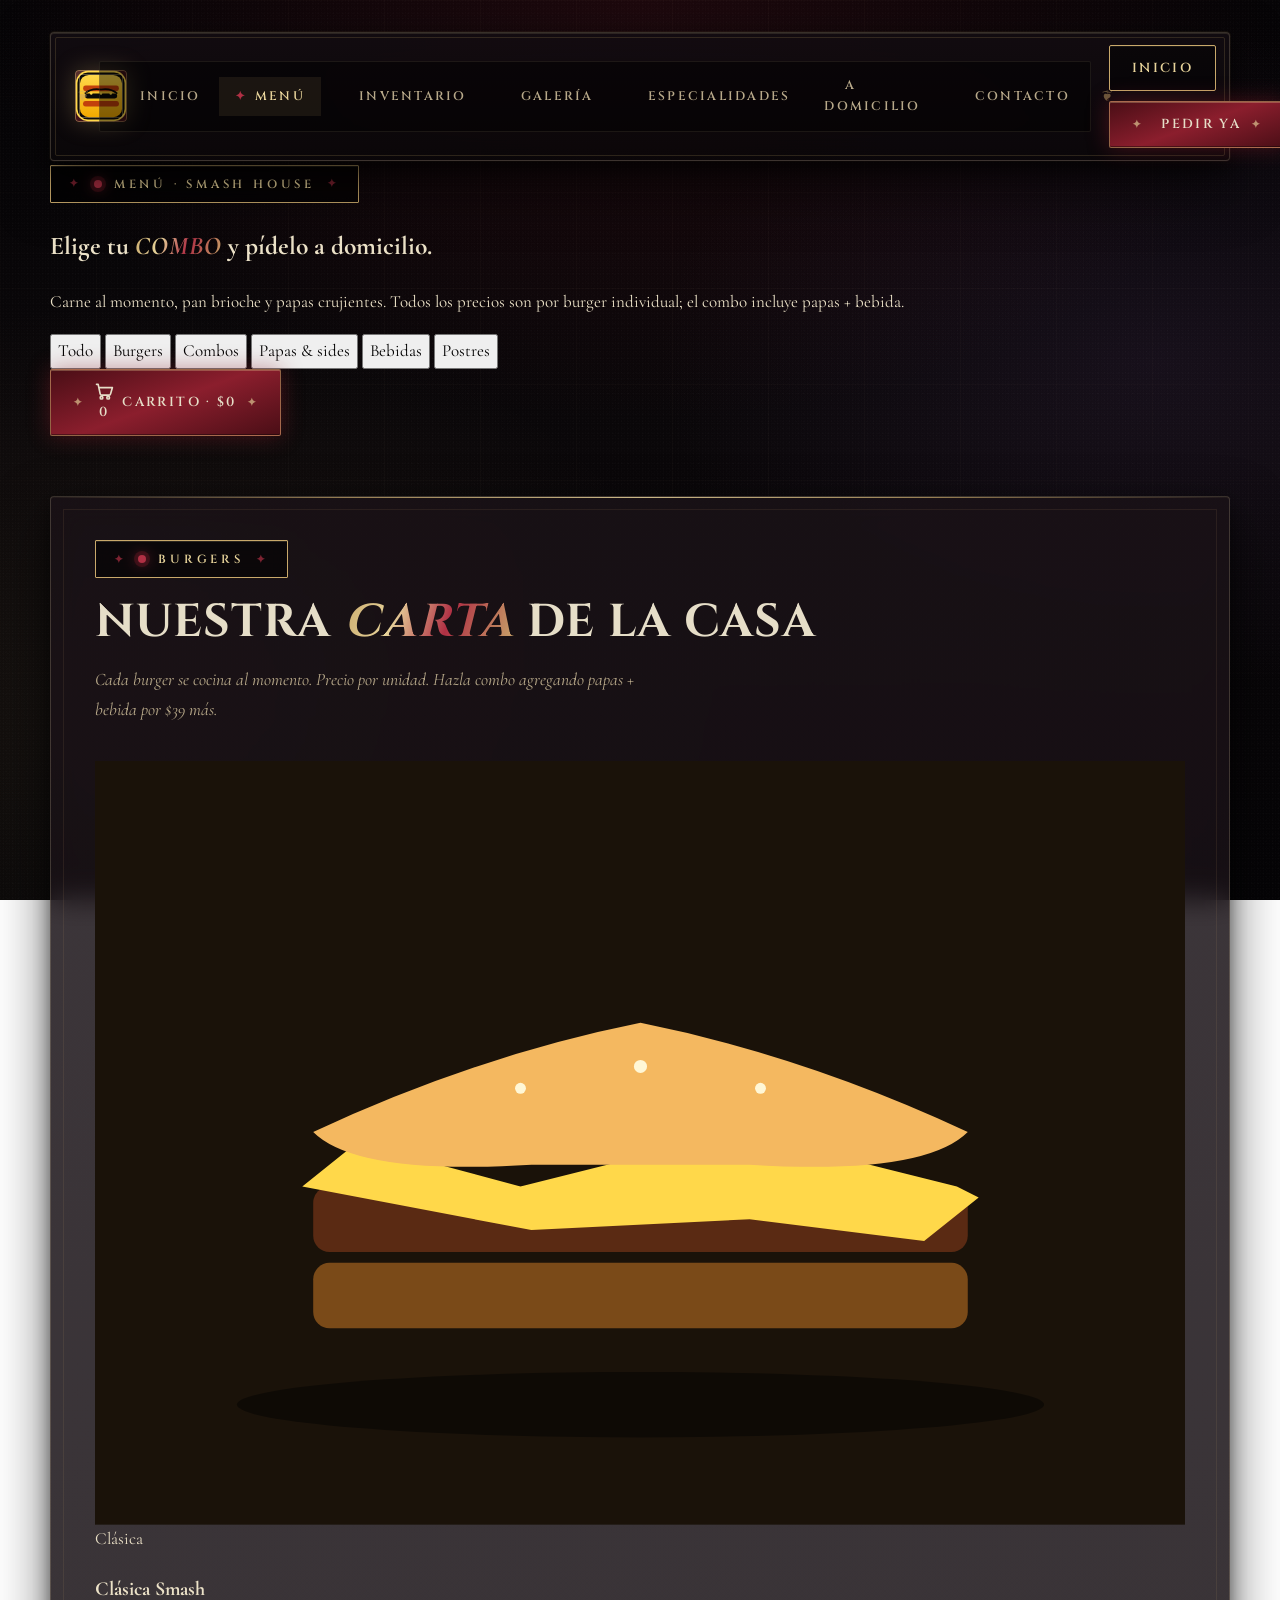
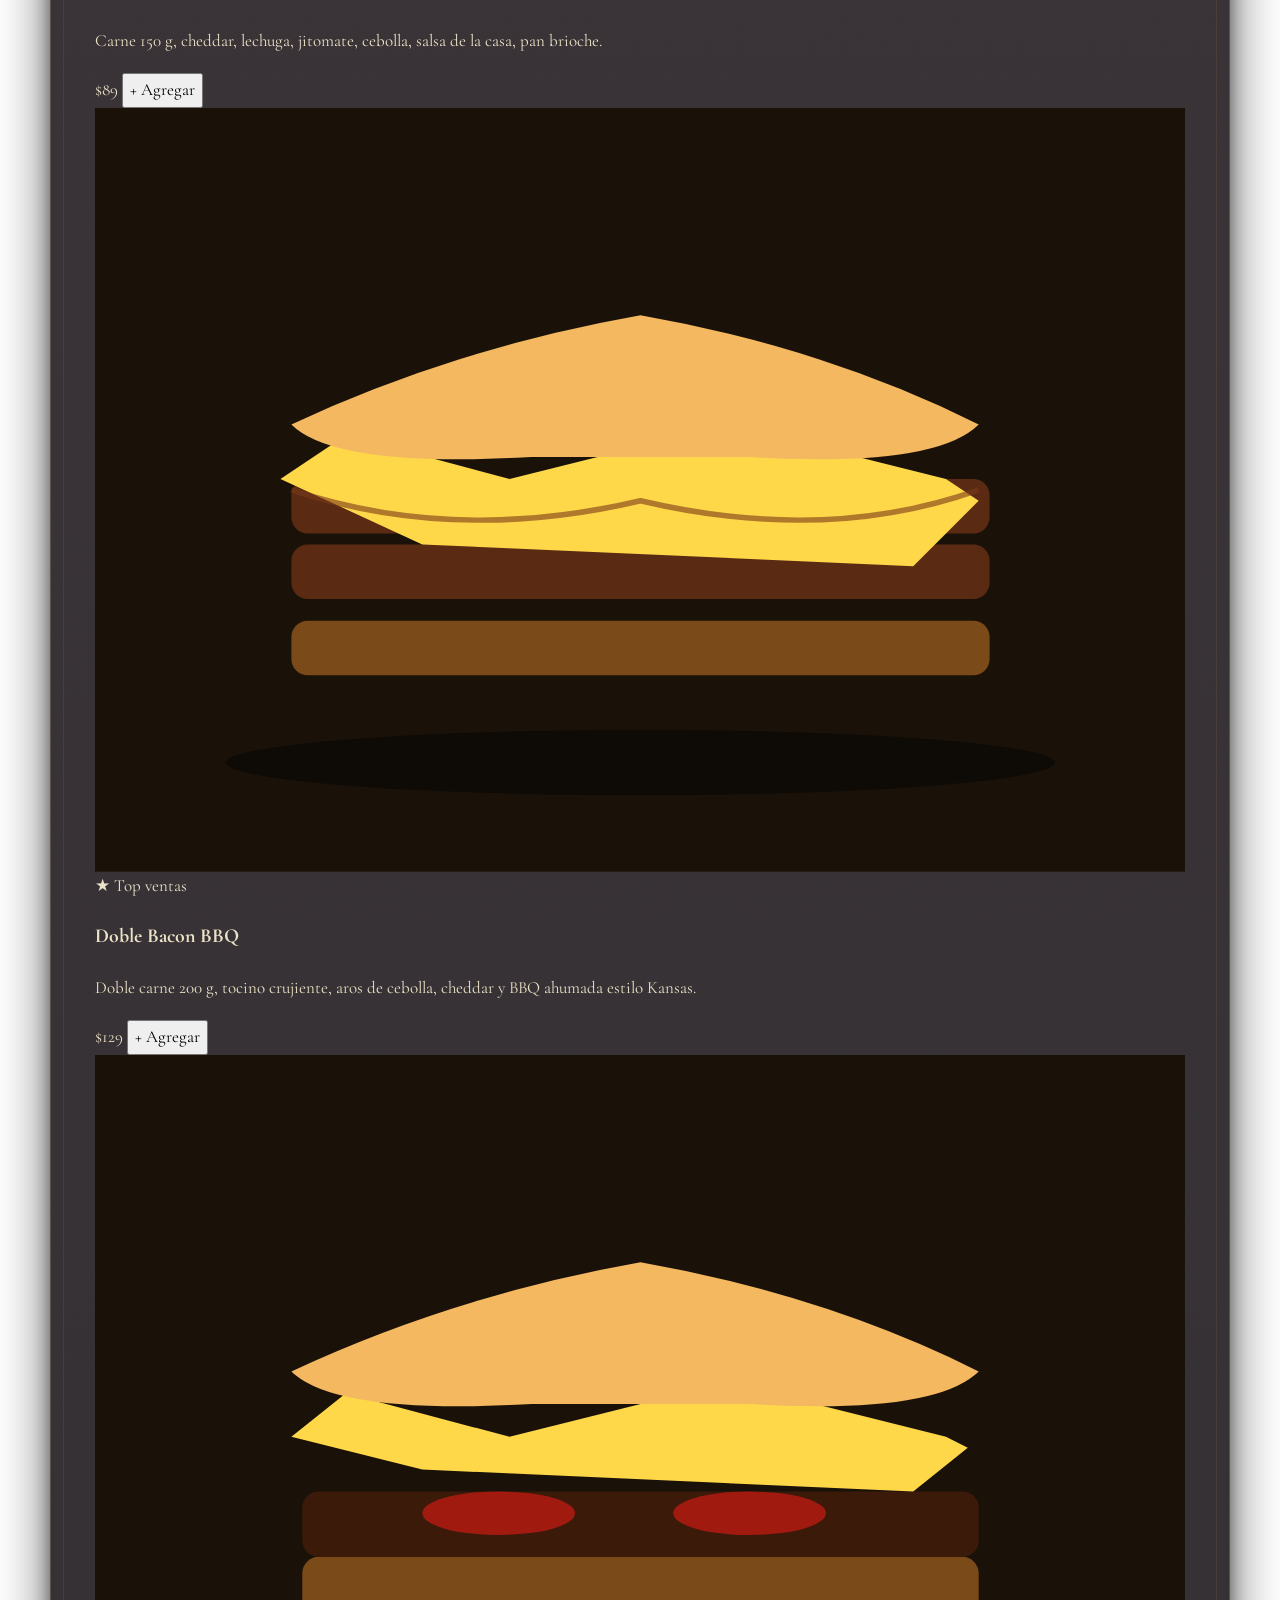
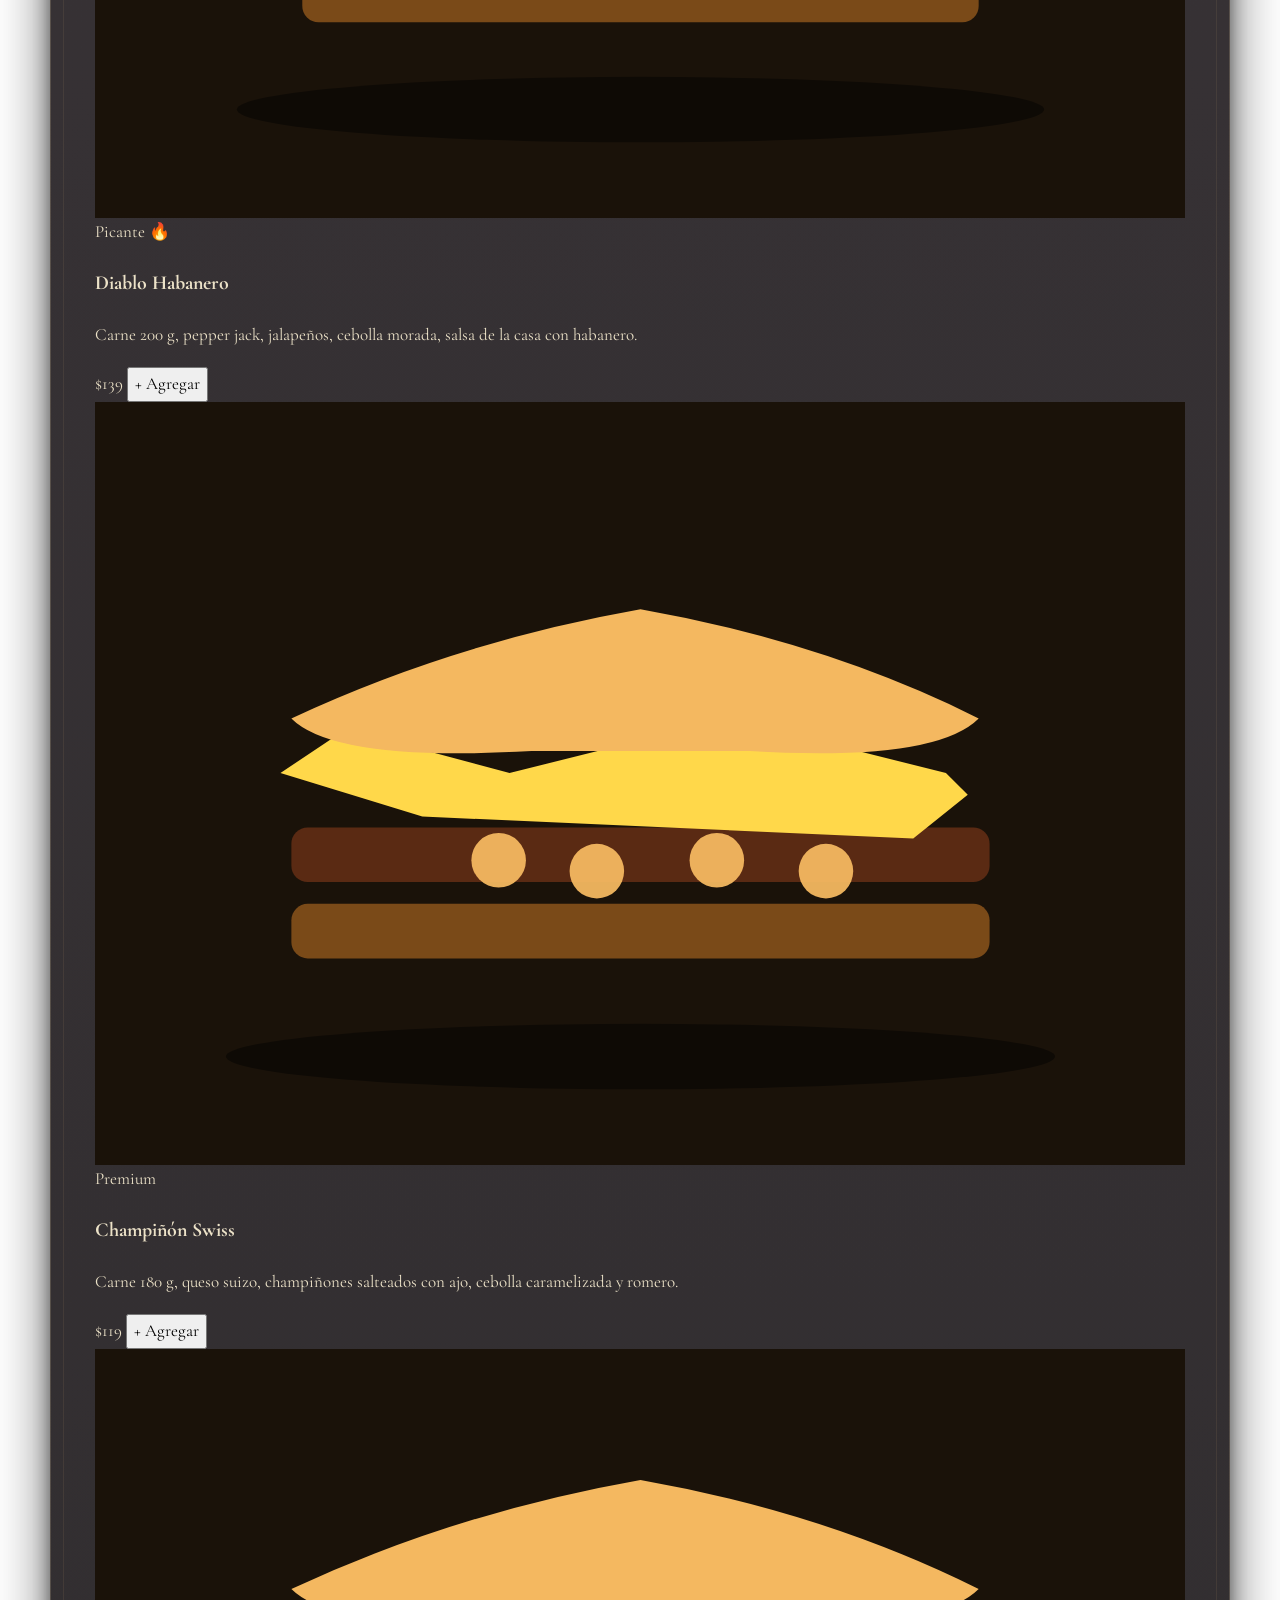
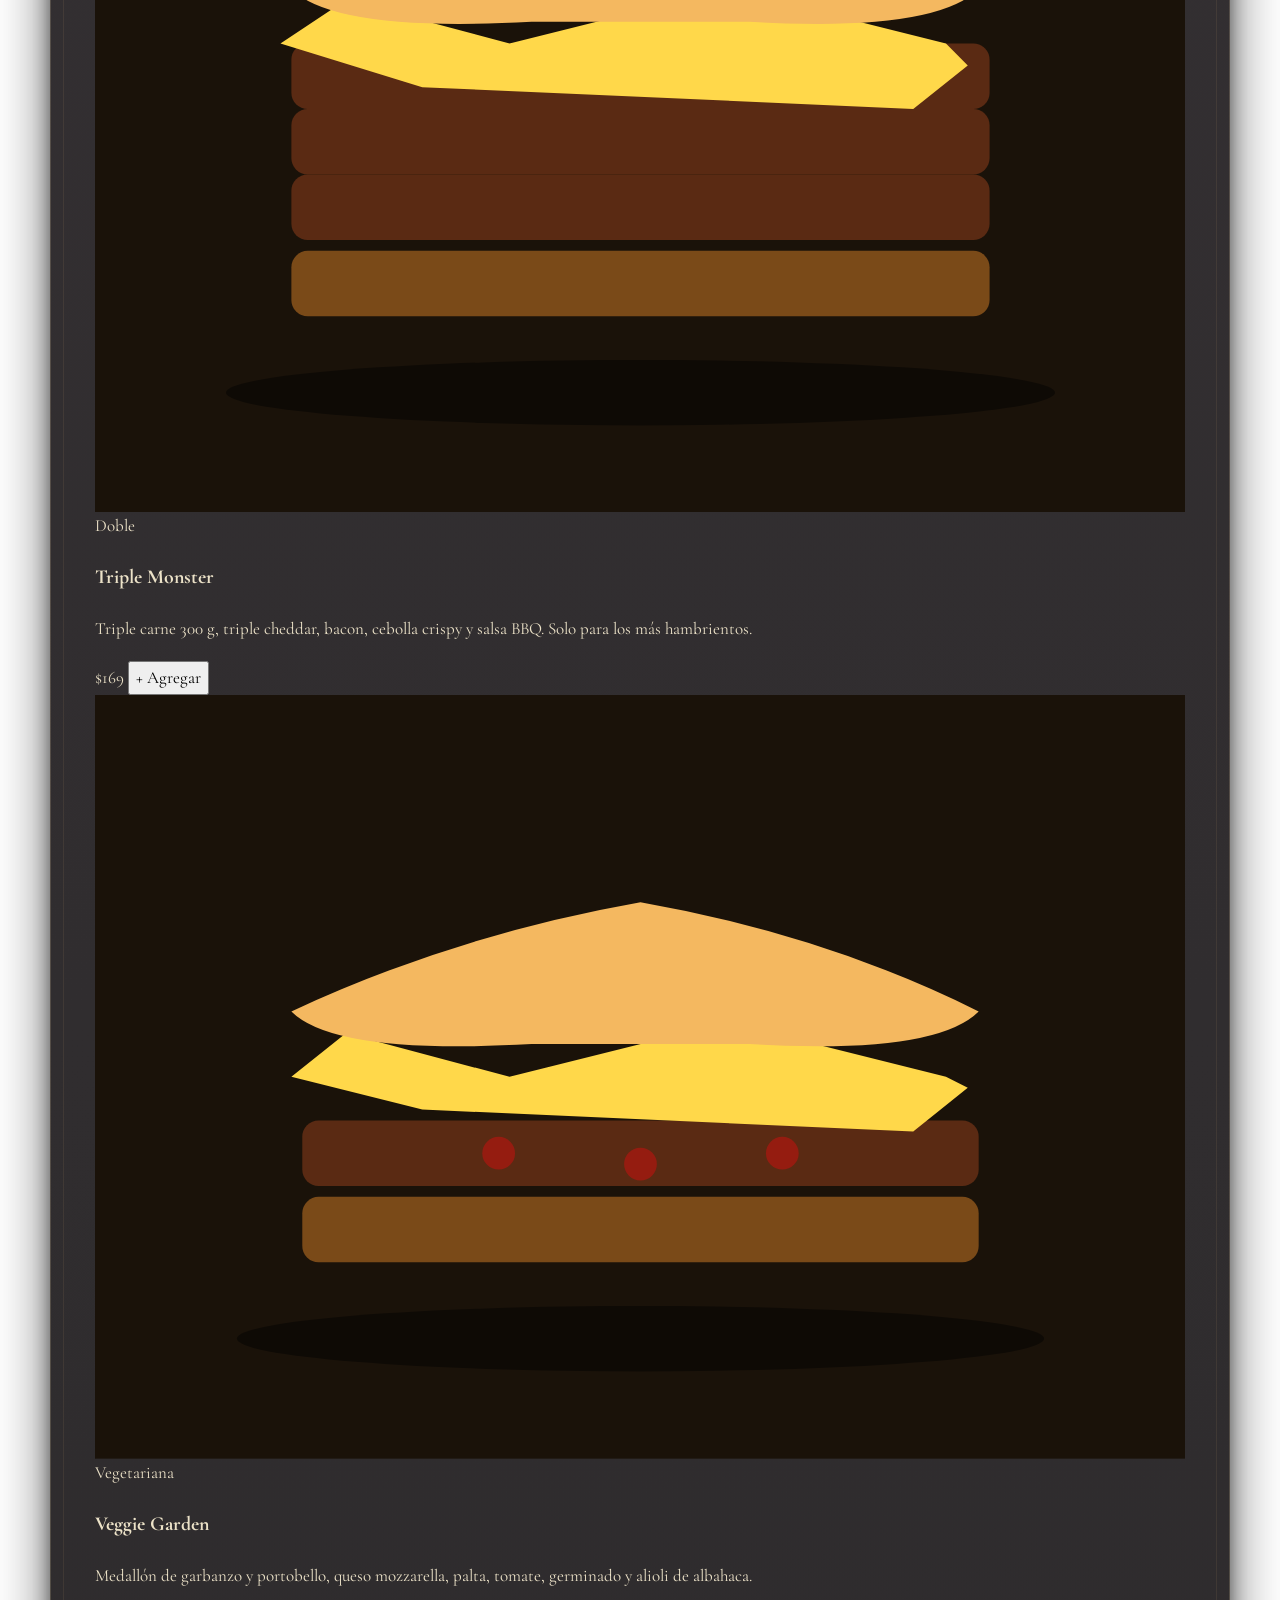
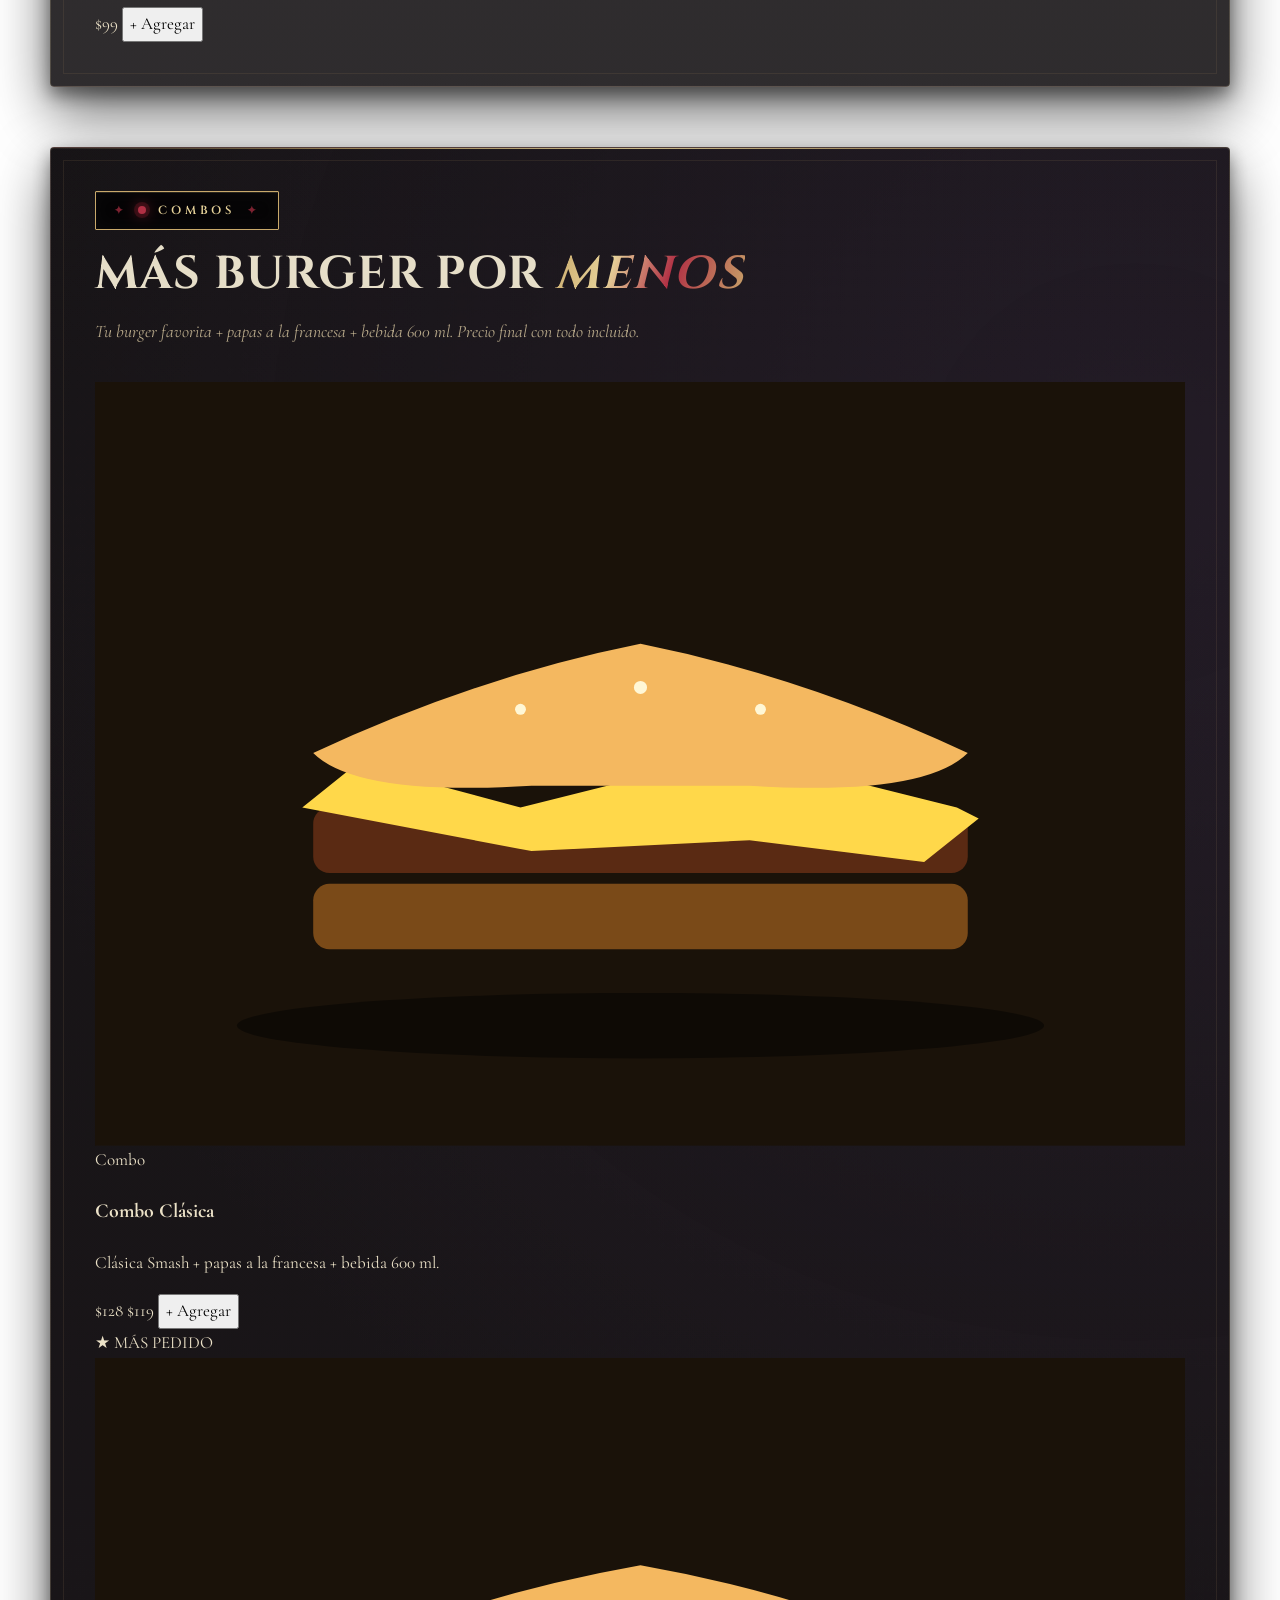
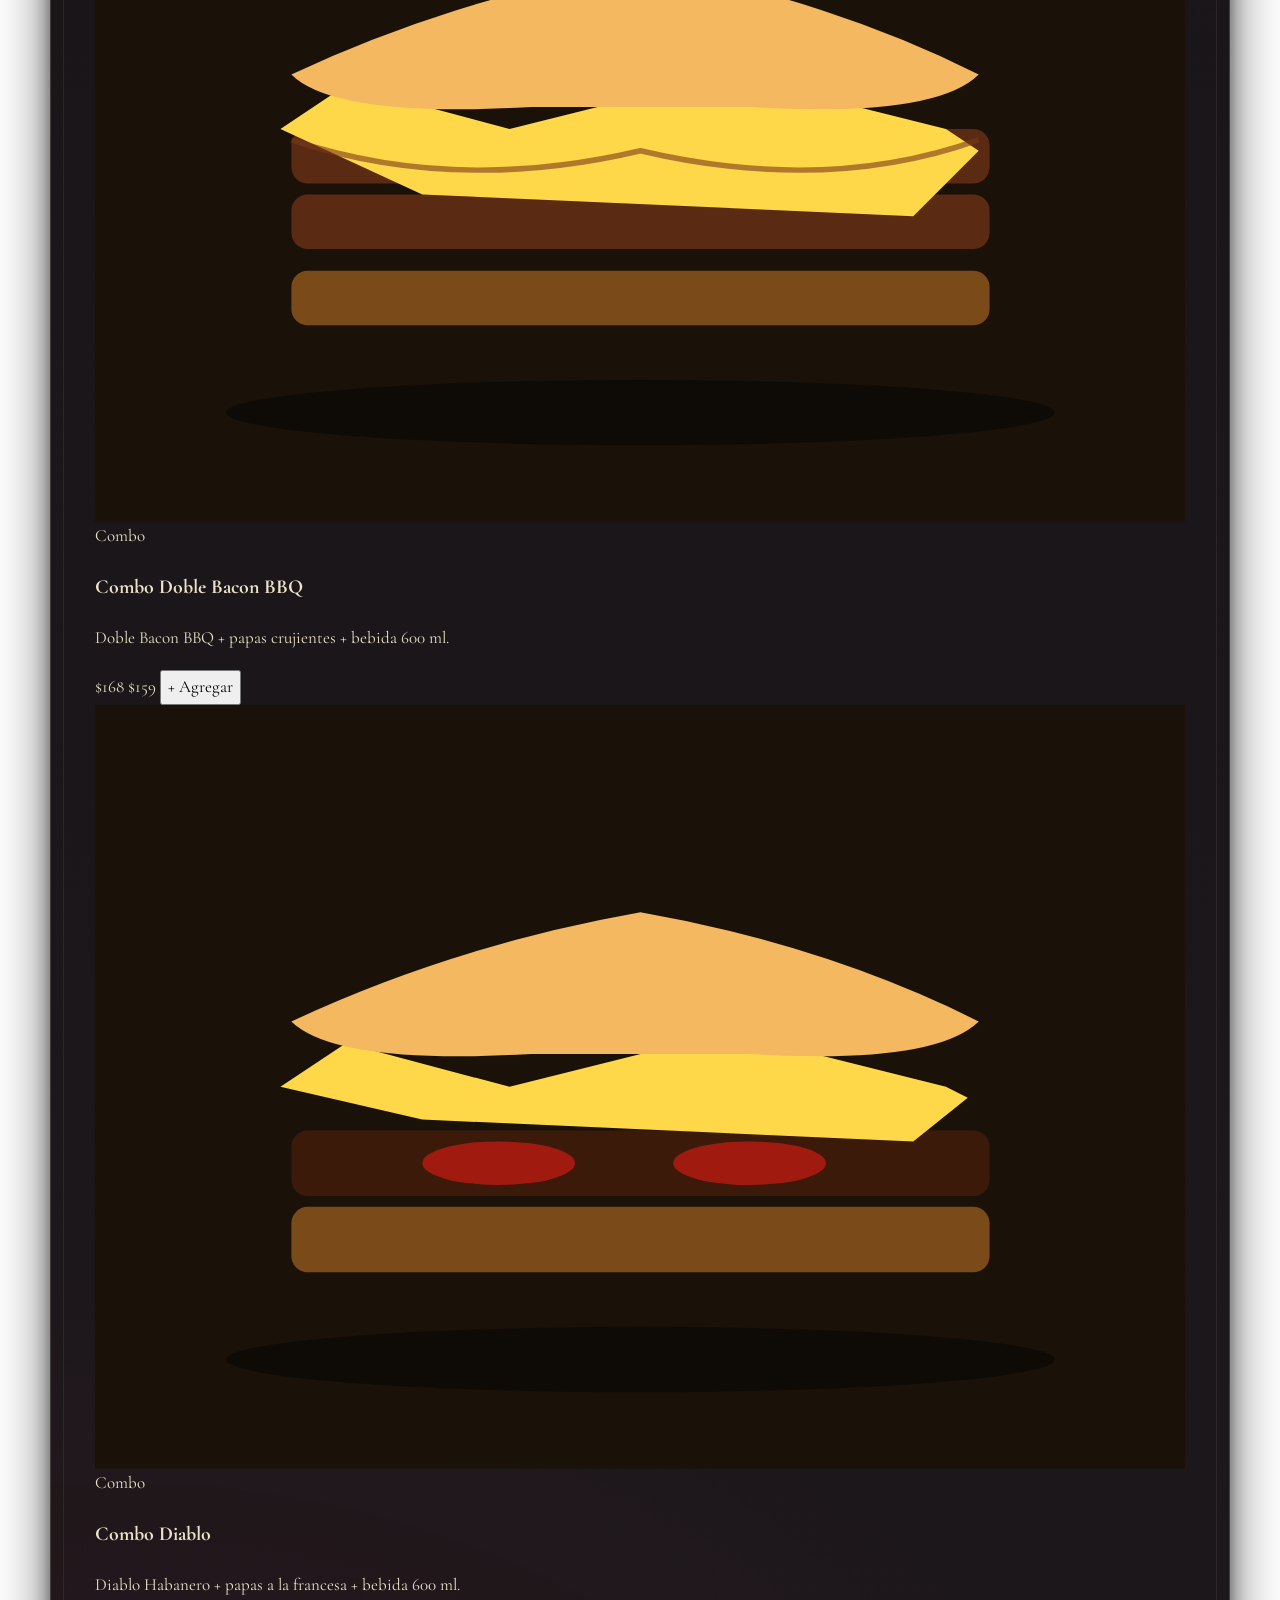
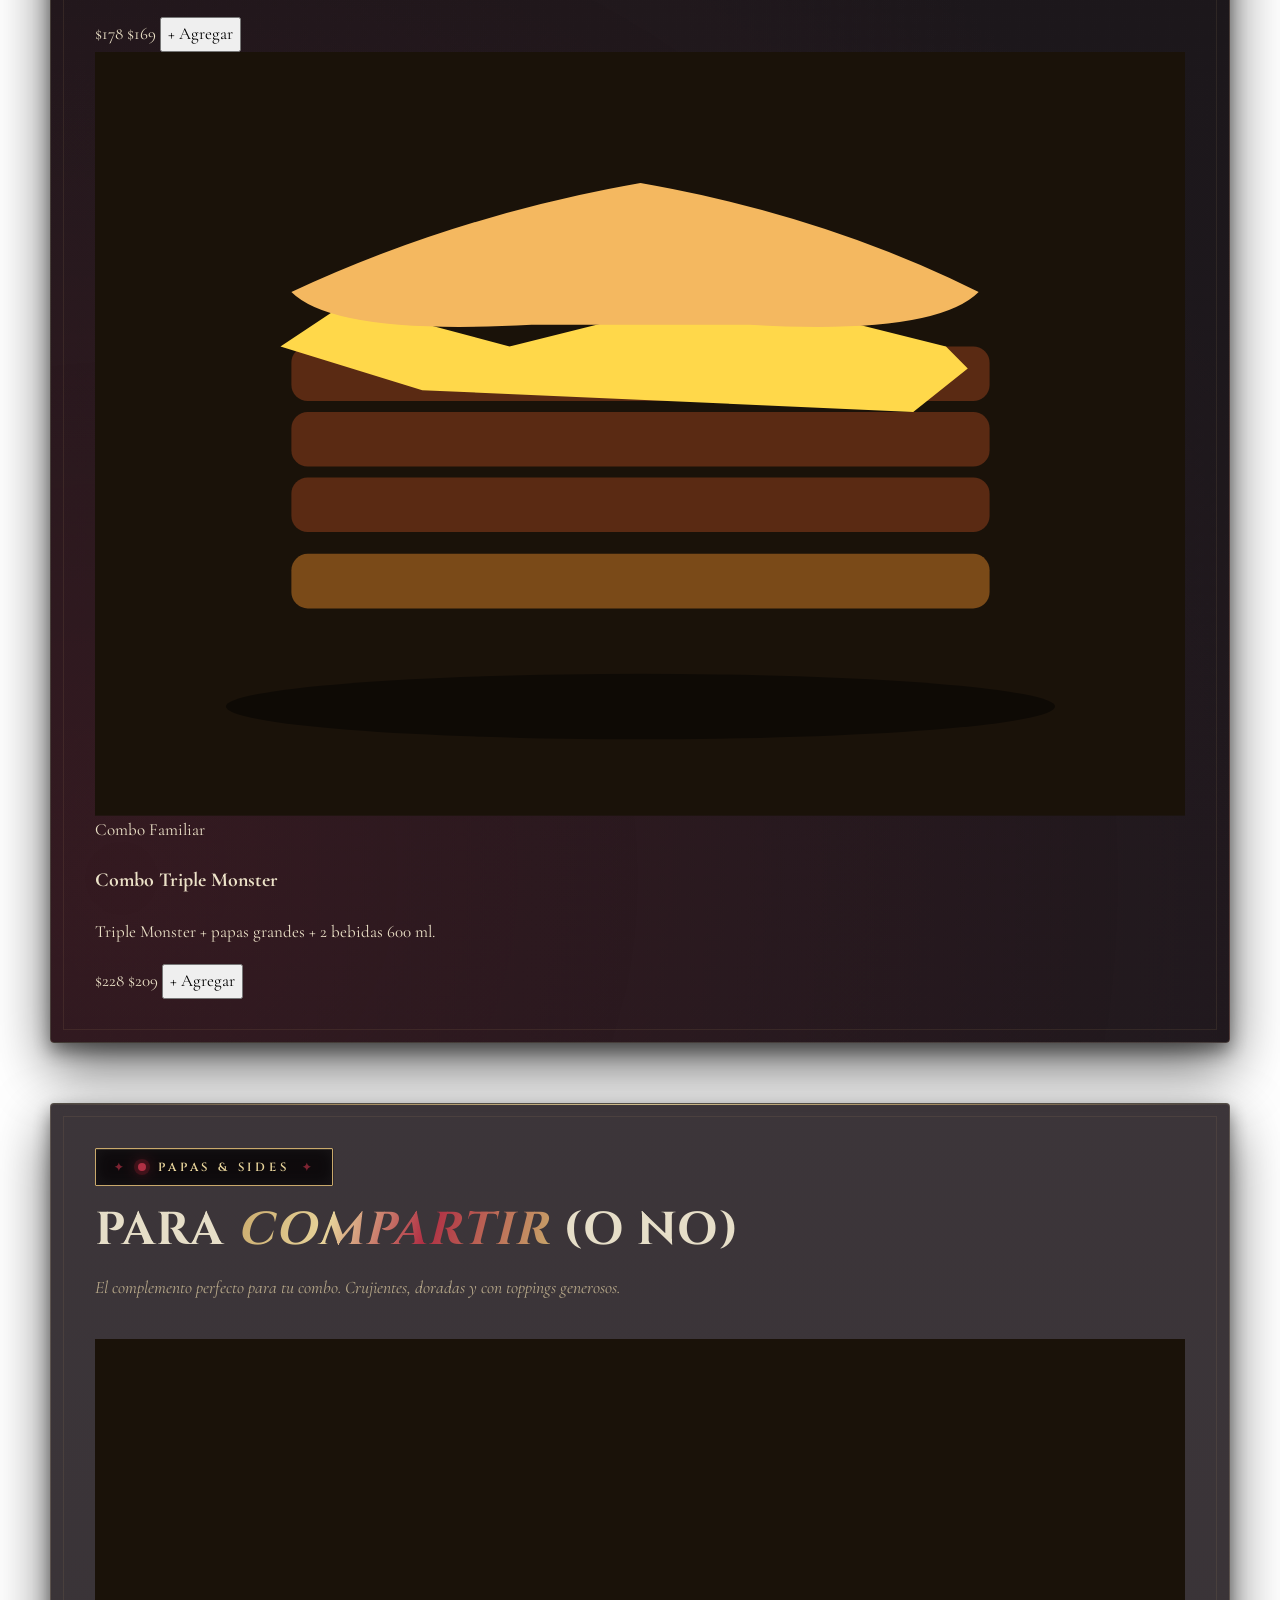
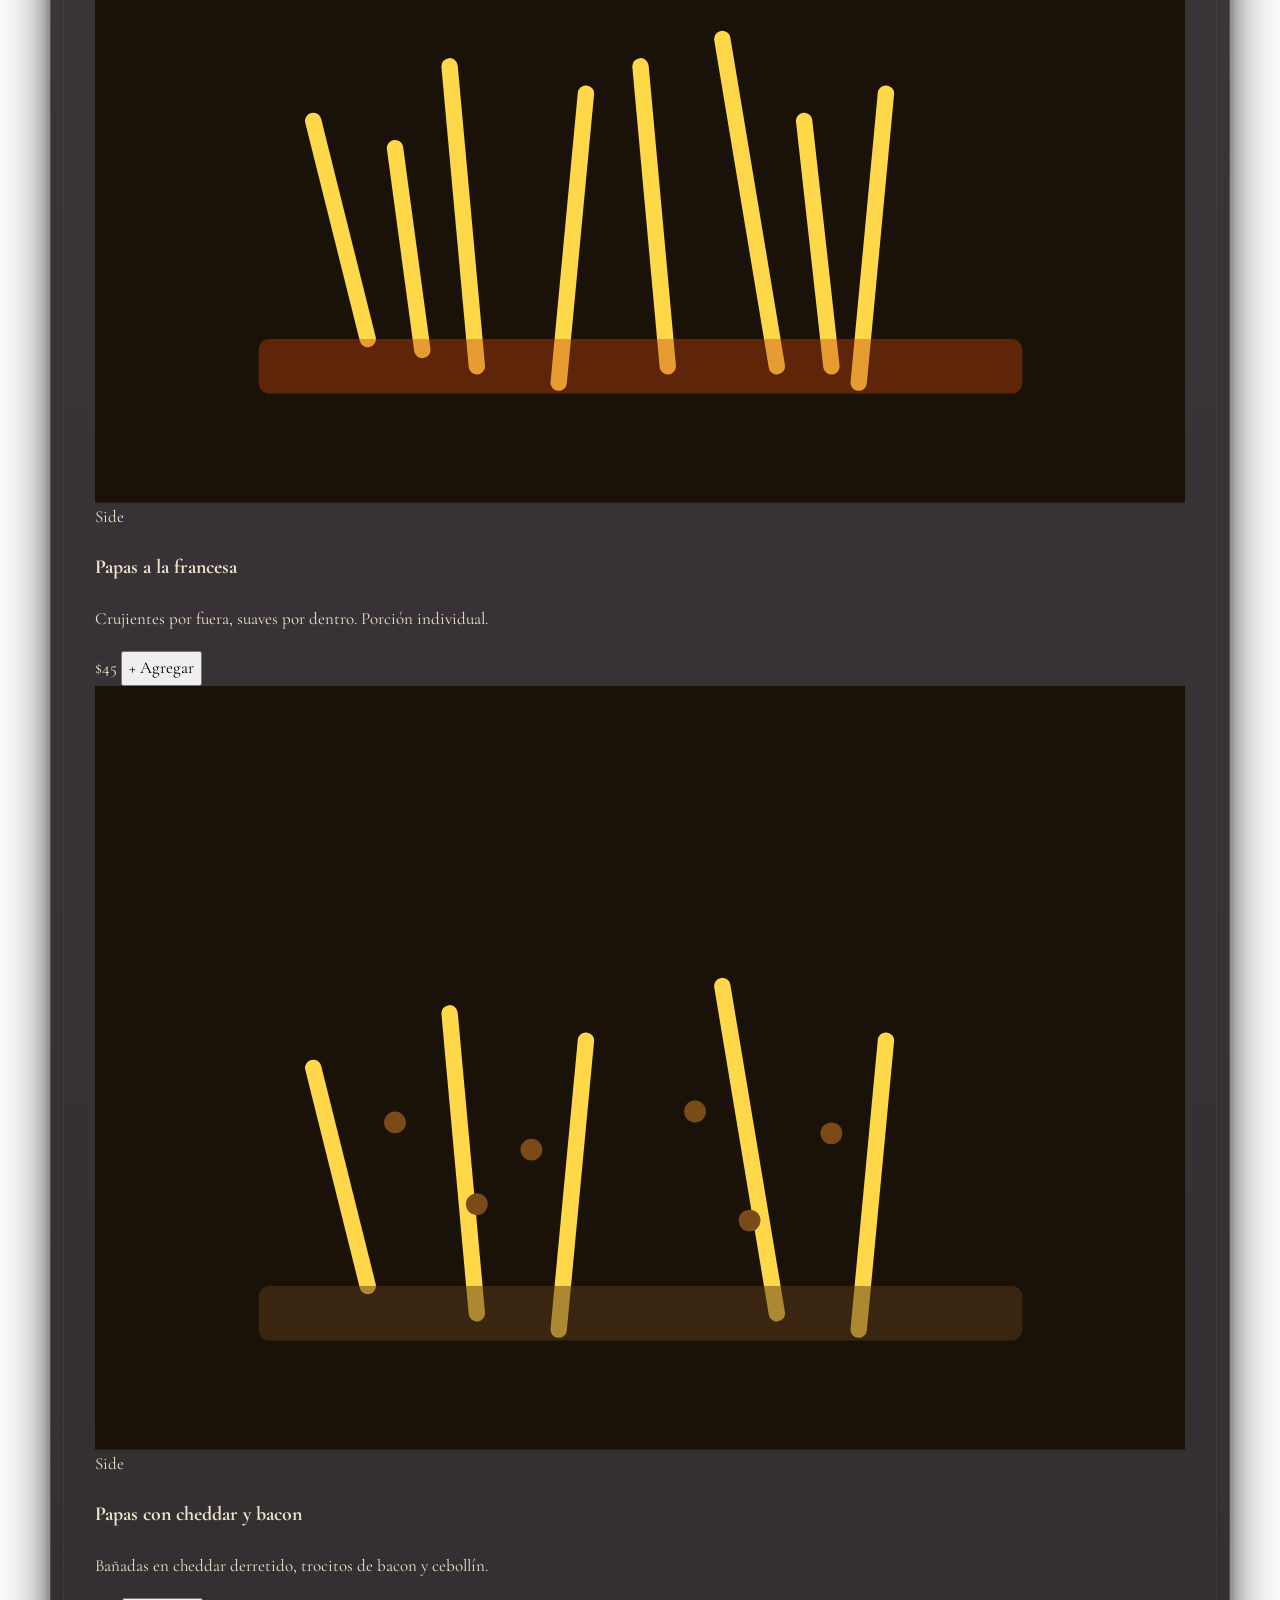
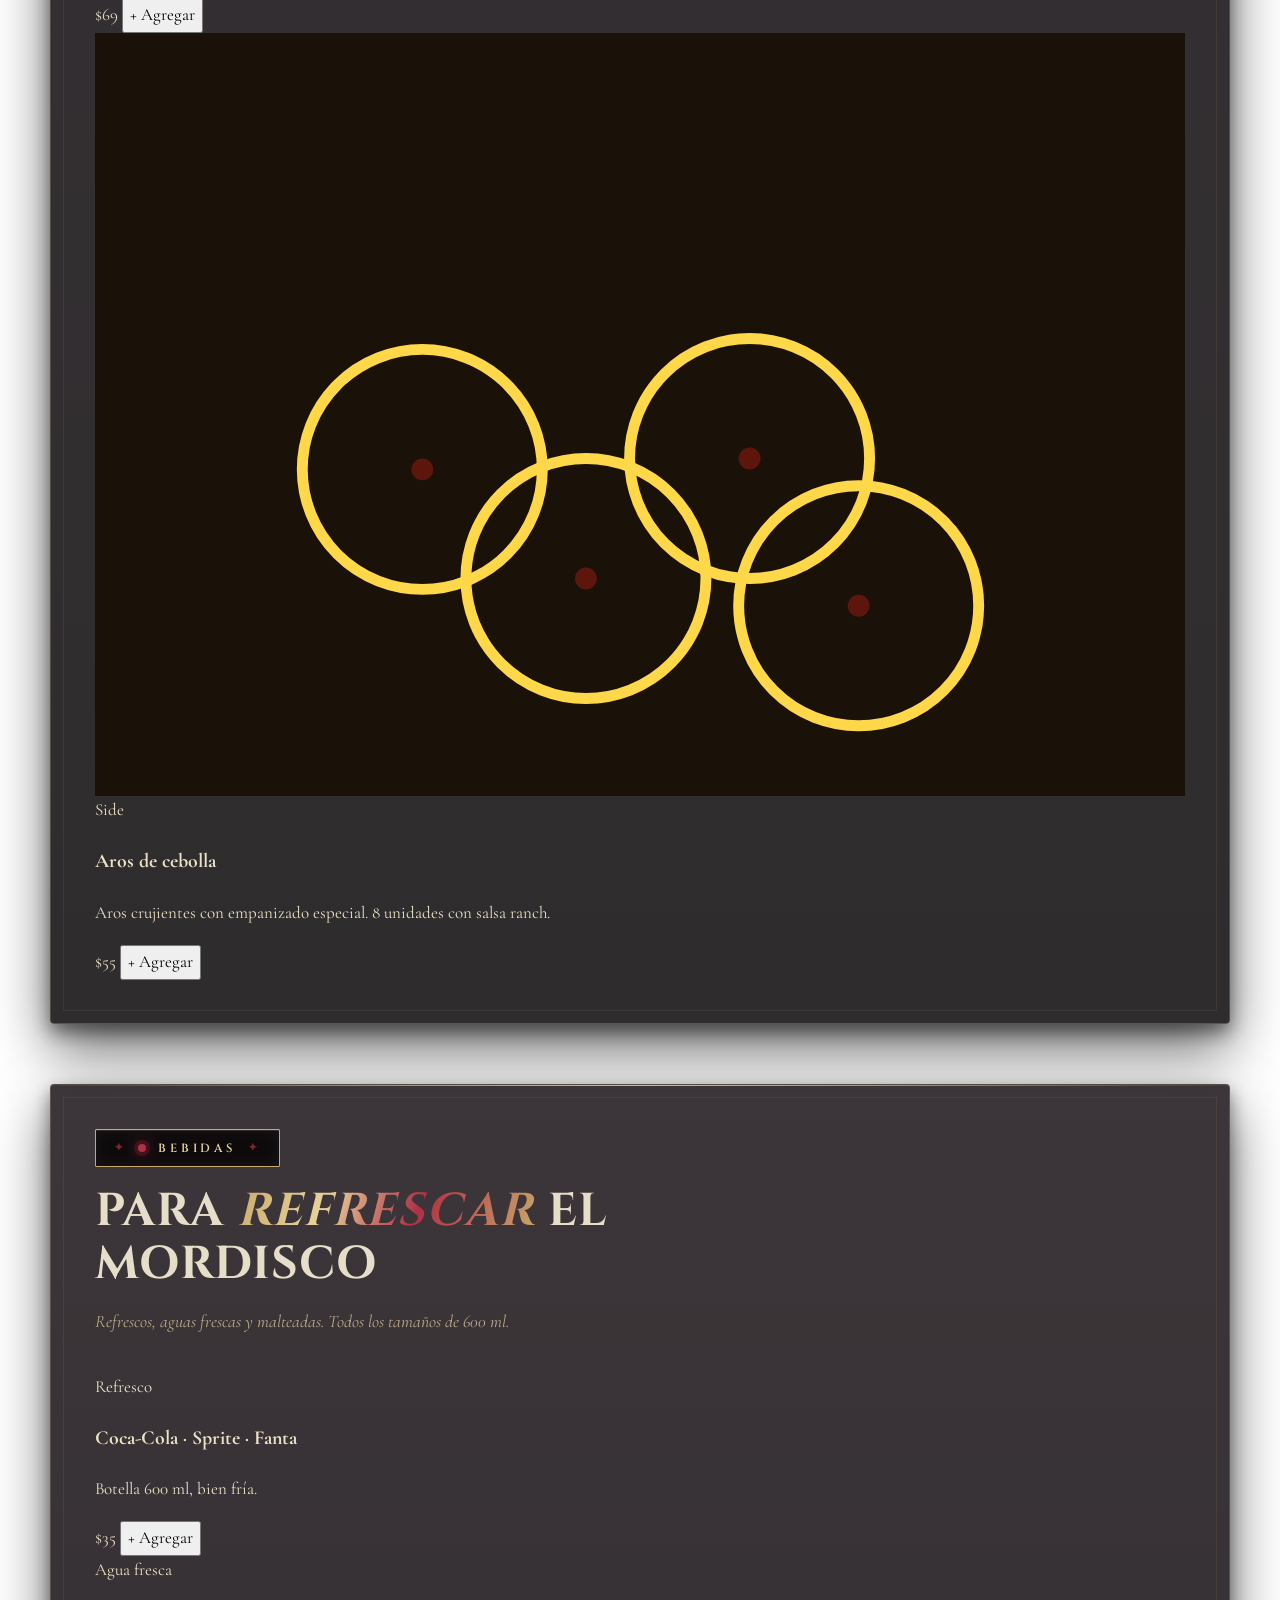
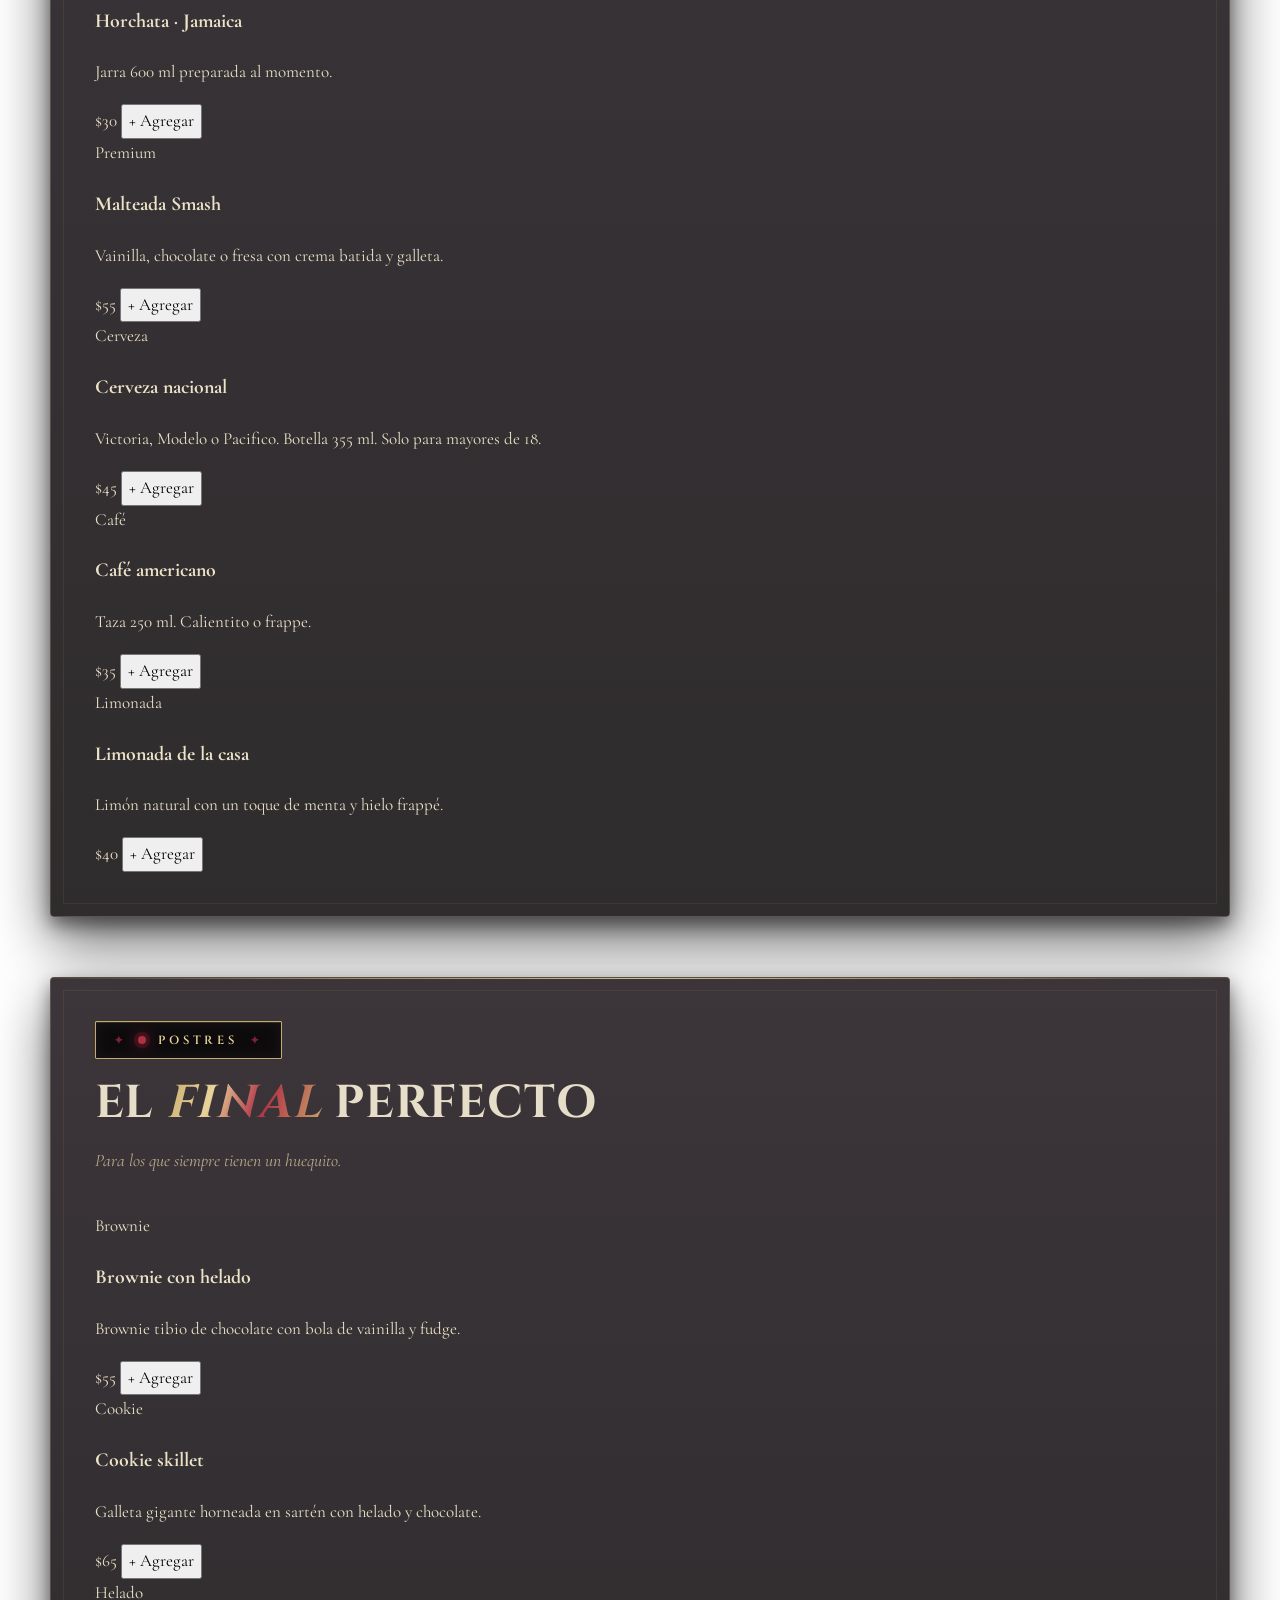
<file: menu.html>
<!doctype html>
<html lang="es-MX">
<head>
<meta charset="utf-8">
<meta name="viewport" content="width=device-width,initial-scale=1">
<title>Menú · Smash House Mérida</title>
<meta name="description" content="Menú completo de Smash House: burgers, combos, papas, bebidas y promociones. Pide a domicilio por WhatsApp en Mérida.">
<meta name="theme-color" content="#0c0a08">
<link rel="preconnect" href="https://fonts.googleapis.com">
<link rel="preconnect" href="https://fonts.gstatic.com" crossorigin>
<link href="https://fonts.googleapis.com/css2?family=Anton&family=Bebas+Neue&family=Inter:wght@400;500;600;700&family=Playfair+Display:ital,wght@0,600;0,700;1,600&display=swap" rel="stylesheet">
<link rel="stylesheet" href="styles.css">
</head>
<body class="theme-smash">

<a class="skip-link" href="#main">Saltar al contenido</a>
<div class="site-shell">

<header class="topbar-wrap"><div class="container"><div class="topbar">
<a class="brand" href="index.html" aria-label="Smash House - Inicio">
<span class="brand-mark" aria-hidden="true">
<svg viewBox="0 0 64 64"><defs><linearGradient id="brandGrad" x1="0" y1="0" x2="0" y2="1"><stop offset="0%" stop-color="#ffd84a"/><stop offset="100%" stop-color="#f2a900"/></linearGradient></defs><rect x="2" y="2" width="60" height="60" rx="14" fill="#0c0a08" stroke="#ffd84a" stroke-width="2"/><rect x="6" y="6" width="52" height="52" rx="11" fill="url(#brandGrad)"/><g transform="translate(32 32)"><rect x="-22" y="-13" width="44" height="7" rx="3" fill="#c2410c"/><rect x="-20" y="-3" width="40" height="6" rx="3" fill="#0c0a08"/><rect x="-22" y="6" width="44" height="7" rx="3" fill="#c2410c"/><path d="M-20 -3 Q-12 -10 0 -8 Q12 -10 20 -3" stroke="#0c0a08" stroke-width="2" fill="none"/><circle cx="-12" cy="-3" r="1.5" fill="#ffd84a"/><circle cx="0" cy="-3" r="1.5" fill="#ffd84a"/><circle cx="12" cy="-3" r="1.5" fill="#ffd84a"/></g></svg>
</span>
<span class="brand-copy"><strong>Smash House</strong><span>Hamburguesas a la parrilla</span></span>
</a>
<nav class="topbar-nav" aria-label="Navegación principal">
<a href="index.html">Inicio</a>
<a href="menu.html" aria-current="page">Menú</a>
<a href="inventario.html">Inventario</a>
<a href="galeria.html">Galería</a>
<a href="index.html#especialidades">Especialidades</a>
<a href="index.html#domicilio">A domicilio</a>
<a href="index.html#contacto">Contacto</a>
</nav>
<div class="topbar-actions">
<a class="button-ghost" href="index.html">Inicio</a>
<a class="button" href="https://wa.me/529991112233?text=Hola%20Smash%20House%2C%20quiero%20hacer%20un%20pedido"><svg viewBox="0 0 24 24" width="18" height="18" fill="none" stroke="currentColor" stroke-width="2" stroke-linecap="round" stroke-linejoin="round"><path d="M21 11.5a8.38 8.38 0 0 1-.9 3.8 8.5 8.5 0 0 1-7.6 4.7 8.38 8.38 0 0 1-3.8-.9L3 21l1.9-5.7a8.38 8.38 0 0 1-.9-3.8 8.5 8.5 0 0 1 4.7-7.6 8.38 8.38 0 0 1 3.8-.9h.5a8.48 8.48 0 0 1 8 8v.5z"/></svg>Pedir ya</a>
</div>
</div></div></header>

<main id="main">

<section class="menu-hero"><div class="container">
<span class="kicker"><span class="dot"></span> Menú · Smash House</span>
<h1>Elige tu <span class="grad-text">combo</span> y pídelo a domicilio.</h1>
<p class="lede">Carne al momento, pan brioche y papas crujientes. Todos los precios son por burger individual; el combo incluye papas + bebida.</p>

<div class="menu-toolbar">
<div class="menu-tabs" role="tablist">
<button class="tab is-active" data-filter="all" role="tab" aria-selected="true">Todo</button>
<button class="tab" data-filter="burgers" role="tab">Burgers</button>
<button class="tab" data-filter="combos" role="tab">Combos</button>
<button class="tab" data-filter="papas" role="tab">Papas &amp; sides</button>
<button class="tab" data-filter="bebidas" role="tab">Bebidas</button>
<button class="tab" data-filter="postres" role="tab">Postres</button>
</div>
<button class="button cart-toggle" id="cart-toggle" type="button" aria-label="Abrir carrito">
<span class="cart-icon" aria-hidden="true">
<svg viewBox="0 0 24 24" width="20" height="20" fill="none" stroke="currentColor" stroke-width="2" stroke-linecap="round" stroke-linejoin="round"><circle cx="9" cy="20" r="1.6"/><circle cx="17" cy="20" r="1.6"/><path d="M3 4h2l2.4 11.4a2 2 0 0 0 2 1.6h8.5a2 2 0 0 0 2-1.5L22 8H6"/></svg>
<span class="cart-count" id="cart-count">0</span>
</span>
<span>Carrito · <span id="cart-total">$0</span></span>
</button>
</div>
</div></section>

<section id="burgers" class="section"><div class="container"><div class="surface section-surface">
<div class="section-head">
<span class="kicker"><span class="dot"></span> Burgers</span>
<h2>Nuestra <span class="grad-text">carta</span> de la casa</h2>
<p>Cada burger se cocina al momento. Precio por unidad. Hazla combo agregando papas + bebida por $39 más.</p>
</div>

<div class="menu-grid">

<article class="menu-item" data-cat="burgers" id="clasica">
<div class="menu-art" aria-hidden="true">
<svg viewBox="0 0 200 140"><rect width="200" height="140" fill="#1a1209"/><ellipse cx="100" cy="118" rx="74" ry="6" fill="#000" opacity="0.45"/><rect x="40" y="92" width="120" height="12" rx="3" fill="#7a4a18"/><rect x="40" y="78" width="120" height="12" rx="3" fill="#5a2a13"/><path d="M38 78 L48 70 L78 78 L118 68 L158 78 L162 80 L152 88 L120 84 L80 86 Z" fill="#ffd84a"/><path d="M40 68 Q70 54 100 48 Q130 54 160 68 Q152 76 120 74 L80 74 Q48 76 40 68 Z" fill="#f4b860"/><circle cx="78" cy="60" r="1" fill="#fff7d6"/><circle cx="100" cy="56" r="1.2" fill="#fff7d6"/><circle cx="122" cy="60" r="1" fill="#fff7d6"/></svg>
</div>
<div class="menu-body">
<span class="menu-tag">Clásica</span>
<h3>Clásica Smash</h3>
<p>Carne 150 g, cheddar, lechuga, jitomate, cebolla, salsa de la casa, pan brioche.</p>
<div class="menu-foot">
<span class="menu-price">$89</span>
<button class="add-btn" data-name="Clásica Smash" data-price="89" type="button">+ Agregar</button>
</div>
</div>
</article>

<article class="menu-item" data-cat="burgers" id="bbq">
<div class="menu-art" aria-hidden="true">
<svg viewBox="0 0 200 140"><rect width="200" height="140" fill="#1a1209"/><ellipse cx="100" cy="120" rx="76" ry="6" fill="#000" opacity="0.45"/><rect x="36" y="94" width="128" height="10" rx="3" fill="#7a4a18"/><rect x="36" y="80" width="128" height="10" rx="3" fill="#5a2a13"/><rect x="36" y="68" width="128" height="10" rx="3" fill="#5a2a13"/><path d="M34 68 L46 60 L76 68 L116 58 L156 68 L162 72 L150 84 L60 80 Z" fill="#ffd84a"/><path d="M36 58 Q66 44 100 38 Q134 44 162 58 Q154 66 120 64 L80 64 Q44 66 36 58 Z" fill="#f4b860"/><path d="M36 70 Q66 80 100 72 Q134 80 162 70" stroke="#7a3a18" stroke-width="1" fill="none" opacity="0.6"/></svg>
</div>
<div class="menu-body">
<span class="menu-tag">★ Top ventas</span>
<h3>Doble Bacon BBQ</h3>
<p>Doble carne 200 g, tocino crujiente, aros de cebolla, cheddar y BBQ ahumada estilo Kansas.</p>
<div class="menu-foot">
<span class="menu-price">$129</span>
<button class="add-btn" data-name="Doble Bacon BBQ" data-price="129" type="button">+ Agregar</button>
</div>
</div>
</article>

<article class="menu-item" data-cat="burgers" id="diablo">
<div class="menu-art" aria-hidden="true">
<svg viewBox="0 0 200 140"><rect width="200" height="140" fill="#1a1209"/><ellipse cx="100" cy="120" rx="74" ry="6" fill="#000" opacity="0.45"/><rect x="38" y="92" width="124" height="12" rx="3" fill="#7a4a18"/><rect x="38" y="80" width="124" height="12" rx="3" fill="#3b1a0a"/><g fill="#a01a10"><ellipse cx="74" cy="84" rx="14" ry="4"/><ellipse cx="120" cy="84" rx="14" ry="4"/></g><path d="M36 70 L46 62 L76 70 L116 60 L156 70 L160 72 L150 80 L60 76 Z" fill="#ffd84a"/><path d="M36 58 Q66 44 100 38 Q134 44 162 58 Q154 66 120 64 L80 64 Q44 66 36 58 Z" fill="#f4b860"/></svg>
</div>
<div class="menu-body">
<span class="menu-tag">Picante 🔥</span>
<h3>Diablo Habanero</h3>
<p>Carne 200 g, pepper jack, jalapeños, cebolla morada, salsa de la casa con habanero.</p>
<div class="menu-foot">
<span class="menu-price">$139</span>
<button class="add-btn" data-name="Diablo Habanero" data-price="139" type="button">+ Agregar</button>
</div>
</div>
</article>

<article class="menu-item" data-cat="burgers" id="swiss">
<div class="menu-art" aria-hidden="true">
<svg viewBox="0 0 200 140"><rect width="200" height="140" fill="#1a1209"/><ellipse cx="100" cy="120" rx="76" ry="6" fill="#000" opacity="0.45"/><rect x="36" y="92" width="128" height="10" rx="3" fill="#7a4a18"/><rect x="36" y="78" width="128" height="10" rx="3" fill="#5a2a13"/><g fill="#f4b860" opacity="0.95"><circle cx="74" cy="84" r="5"/><circle cx="92" cy="86" r="5"/><circle cx="114" cy="84" r="5"/><circle cx="134" cy="86" r="5"/></g><path d="M34 68 L46 60 L76 68 L116 58 L156 68 L160 72 L150 80 L60 76 Z" fill="#ffd84a"/><path d="M36 58 Q66 44 100 38 Q134 44 162 58 Q154 66 120 64 L80 64 Q44 66 36 58 Z" fill="#f4b860"/></svg>
</div>
<div class="menu-body">
<span class="menu-tag">Premium</span>
<h3>Champiñón Swiss</h3>
<p>Carne 180 g, queso suizo, champiñones salteados con ajo, cebolla caramelizada y romero.</p>
<div class="menu-foot">
<span class="menu-price">$119</span>
<button class="add-btn" data-name="Champiñón Swiss" data-price="119" type="button">+ Agregar</button>
</div>
</div>
</article>

<article class="menu-item" data-cat="burgers" id="triple">
<div class="menu-art" aria-hidden="true">
<svg viewBox="0 0 200 140"><rect width="200" height="140" fill="#1a1209"/><ellipse cx="100" cy="118" rx="76" ry="6" fill="#000" opacity="0.45"/><rect x="36" y="92" width="128" height="12" rx="3" fill="#7a4a18"/><rect x="36" y="78" width="128" height="12" rx="3" fill="#5a2a13"/><rect x="36" y="66" width="128" height="12" rx="3" fill="#5a2a13"/><rect x="36" y="54" width="128" height="12" rx="3" fill="#5a2a13"/><path d="M34 54 L46 46 L76 54 L116 44 L156 54 L160 58 L150 66 L60 62 Z" fill="#ffd84a"/><path d="M36 44 Q66 30 100 24 Q134 30 162 44 Q154 52 120 50 L80 50 Q44 52 36 44 Z" fill="#f4b860"/></svg>
</div>
<div class="menu-body">
<span class="menu-tag">Doble</span>
<h3>Triple Monster</h3>
<p>Triple carne 300 g, triple cheddar, bacon, cebolla crispy y salsa BBQ. Solo para los más hambrientos.</p>
<div class="menu-foot">
<span class="menu-price">$169</span>
<button class="add-btn" data-name="Triple Monster" data-price="169" type="button">+ Agregar</button>
</div>
</div>
</article>

<article class="menu-item" data-cat="burgers" id="veggie">
<div class="menu-art" aria-hidden="true">
<svg viewBox="0 0 200 140"><rect width="200" height="140" fill="#1a1209"/><ellipse cx="100" cy="118" rx="74" ry="6" fill="#000" opacity="0.45"/><rect x="38" y="92" width="124" height="12" rx="3" fill="#7a4a18"/><rect x="38" y="78" width="124" height="12" rx="3" fill="#5a2a13"/><g fill="#a01a10" opacity="0.85"><circle cx="74" cy="84" r="3"/><circle cx="100" cy="86" r="3"/><circle cx="126" cy="84" r="3"/></g><path d="M36 70 L46 62 L76 70 L116 60 L156 70 L160 72 L150 80 L60 76 Z" fill="#ffd84a"/><path d="M36 58 Q66 44 100 38 Q134 44 162 58 Q154 66 120 64 L80 64 Q44 66 36 58 Z" fill="#f4b860"/></svg>
</div>
<div class="menu-body">
<span class="menu-tag">Vegetariana</span>
<h3>Veggie Garden</h3>
<p>Medallón de garbanzo y portobello, queso mozzarella, palta, tomate, germinado y alioli de albahaca.</p>
<div class="menu-foot">
<span class="menu-price">$99</span>
<button class="add-btn" data-name="Veggie Garden" data-price="99" type="button">+ Agregar</button>
</div>
</div>
</article>

</div>
</div></div></section>

<section id="combos" class="section"><div class="container"><div class="surface section-surface section-dark">
<div class="section-head">
<span class="kicker kicker-light"><span class="dot"></span> Combos</span>
<h2>Más burger por <span class="grad-text">menos</span></h2>
<p>Tu burger favorita + papas a la francesa + bebida 600 ml. Precio final con todo incluido.</p>
</div>

<div class="menu-grid">

<article class="menu-item menu-item-combo" data-cat="combos">
<div class="menu-art" aria-hidden="true">
<svg viewBox="0 0 200 140"><rect width="200" height="140" fill="#1a1209"/><ellipse cx="100" cy="118" rx="74" ry="6" fill="#000" opacity="0.45"/><rect x="40" y="92" width="120" height="12" rx="3" fill="#7a4a18"/><rect x="40" y="78" width="120" height="12" rx="3" fill="#5a2a13"/><path d="M38 78 L48 70 L78 78 L118 68 L158 78 L162 80 L152 88 L120 84 L80 86 Z" fill="#ffd84a"/><path d="M40 68 Q70 54 100 48 Q130 54 160 68 Q152 76 120 74 L80 74 Q48 76 40 68 Z" fill="#f4b860"/><circle cx="78" cy="60" r="1" fill="#fff7d6"/><circle cx="100" cy="56" r="1.2" fill="#fff7d6"/><circle cx="122" cy="60" r="1" fill="#fff7d6"/></svg>
</div>
<div class="menu-body">
<span class="menu-tag">Combo</span>
<h3>Combo Clásica</h3>
<p>Clásica Smash + papas a la francesa + bebida 600 ml.</p>
<div class="menu-foot">
<span class="menu-price-old">$128</span>
<span class="menu-price">$119</span>
<button class="add-btn" data-name="Combo Clásica" data-price="119" type="button">+ Agregar</button>
</div>
</div>
</article>

<article class="menu-item menu-item-combo menu-item-featured" data-cat="combos">
<div class="menu-featured-badge">★ MÁS PEDIDO</div>
<div class="menu-art" aria-hidden="true">
<svg viewBox="0 0 200 140"><rect width="200" height="140" fill="#1a1209"/><ellipse cx="100" cy="120" rx="76" ry="6" fill="#000" opacity="0.45"/><rect x="36" y="94" width="128" height="10" rx="3" fill="#7a4a18"/><rect x="36" y="80" width="128" height="10" rx="3" fill="#5a2a13"/><rect x="36" y="68" width="128" height="10" rx="3" fill="#5a2a13"/><path d="M34 68 L46 60 L76 68 L116 58 L156 68 L162 72 L150 84 L60 80 Z" fill="#ffd84a"/><path d="M36 58 Q66 44 100 38 Q134 44 162 58 Q154 66 120 64 L80 64 Q44 66 36 58 Z" fill="#f4b860"/><path d="M36 70 Q66 80 100 72 Q134 80 162 70" stroke="#7a3a18" stroke-width="1" fill="none" opacity="0.6"/></svg>
</div>
<div class="menu-body">
<span class="menu-tag">Combo</span>
<h3>Combo Doble Bacon BBQ</h3>
<p>Doble Bacon BBQ + papas crujientes + bebida 600 ml.</p>
<div class="menu-foot">
<span class="menu-price-old">$168</span>
<span class="menu-price">$159</span>
<button class="add-btn" data-name="Combo Doble Bacon BBQ" data-price="159" type="button">+ Agregar</button>
</div>
</div>
</article>

<article class="menu-item menu-item-combo" data-cat="combos">
<div class="menu-art" aria-hidden="true">
<svg viewBox="0 0 200 140"><rect width="200" height="140" fill="#1a1209"/><ellipse cx="100" cy="120" rx="76" ry="6" fill="#000" opacity="0.45"/><rect x="36" y="92" width="128" height="12" rx="3" fill="#7a4a18"/><rect x="36" y="78" width="128" height="12" rx="3" fill="#3b1a0a"/><g fill="#a01a10"><ellipse cx="74" cy="84" rx="14" ry="4"/><ellipse cx="120" cy="84" rx="14" ry="4"/></g><path d="M34 70 L46 62 L76 70 L116 60 L156 70 L160 72 L150 80 L60 76 Z" fill="#ffd84a"/><path d="M36 58 Q66 44 100 38 Q134 44 162 58 Q154 66 120 64 L80 64 Q44 66 36 58 Z" fill="#f4b860"/></svg>
</div>
<div class="menu-body">
<span class="menu-tag">Combo</span>
<h3>Combo Diablo</h3>
<p>Diablo Habanero + papas a la francesa + bebida 600 ml.</p>
<div class="menu-foot">
<span class="menu-price-old">$178</span>
<span class="menu-price">$169</span>
<button class="add-btn" data-name="Combo Diablo" data-price="169" type="button">+ Agregar</button>
</div>
</div>
</article>

<article class="menu-item menu-item-combo" data-cat="combos">
<div class="menu-art" aria-hidden="true">
<svg viewBox="0 0 200 140"><rect width="200" height="140" fill="#1a1209"/><ellipse cx="100" cy="120" rx="76" ry="6" fill="#000" opacity="0.45"/><rect x="36" y="92" width="128" height="10" rx="3" fill="#7a4a18"/><rect x="36" y="78" width="128" height="10" rx="3" fill="#5a2a13"/><rect x="36" y="66" width="128" height="10" rx="3" fill="#5a2a13"/><rect x="36" y="54" width="128" height="10" rx="3" fill="#5a2a13"/><path d="M34 54 L46 46 L76 54 L116 44 L156 54 L160 58 L150 66 L60 62 Z" fill="#ffd84a"/><path d="M36 44 Q66 30 100 24 Q134 30 162 44 Q154 52 120 50 L80 50 Q44 52 36 44 Z" fill="#f4b860"/></svg>
</div>
<div class="menu-body">
<span class="menu-tag">Combo Familiar</span>
<h3>Combo Triple Monster</h3>
<p>Triple Monster + papas grandes + 2 bebidas 600 ml.</p>
<div class="menu-foot">
<span class="menu-price-old">$228</span>
<span class="menu-price">$209</span>
<button class="add-btn" data-name="Combo Triple Monster" data-price="209" type="button">+ Agregar</button>
</div>
</div>
</article>

</div>
</div></div></section>

<section id="papas" class="section"><div class="container"><div class="surface section-surface">
<div class="section-head">
<span class="kicker"><span class="dot"></span> Papas &amp; sides</span>
<h2>Para <span class="grad-text">compartir</span> (o no)</h2>
<p>El complemento perfecto para tu combo. Crujientes, doradas y con toppings generosos.</p>
</div>

<div class="menu-grid menu-grid-3">

<article class="menu-item" data-cat="papas">
<div class="menu-art menu-art-side" aria-hidden="true">
<svg viewBox="0 0 200 140"><rect width="200" height="140" fill="#1a1209"/><g stroke="#ffd84a" stroke-width="3" stroke-linecap="round" fill="none"><line x1="40" y1="70" x2="50" y2="110"/><line x1="65" y1="60" x2="70" y2="115"/><line x1="90" y1="65" x2="85" y2="118"/><line x1="115" y1="55" x2="125" y2="115"/><line x1="145" y1="65" x2="140" y2="118"/><line x1="55" y1="75" x2="60" y2="112"/><line x1="100" y1="60" x2="105" y2="115"/><line x1="130" y1="70" x2="135" y2="115"/></g><rect x="30" y="110" width="140" height="10" rx="2" fill="#c2410c" opacity="0.4"/></svg>
</div>
<div class="menu-body">
<span class="menu-tag">Side</span>
<h3>Papas a la francesa</h3>
<p>Crujientes por fuera, suaves por dentro. Porción individual.</p>
<div class="menu-foot">
<span class="menu-price">$45</span>
<button class="add-btn" data-name="Papas a la francesa" data-price="45" type="button">+ Agregar</button>
</div>
</div>
</article>

<article class="menu-item" data-cat="papas">
<div class="menu-art menu-art-side" aria-hidden="true">
<svg viewBox="0 0 200 140"><rect width="200" height="140" fill="#1a1209"/><g stroke="#ffd84a" stroke-width="3" stroke-linecap="round" fill="none"><line x1="40" y1="70" x2="50" y2="110"/><line x1="65" y1="60" x2="70" y2="115"/><line x1="90" y1="65" x2="85" y2="118"/><line x1="115" y1="55" x2="125" y2="115"/><line x1="145" y1="65" x2="140" y2="118"/></g><g fill="#7a4a18"><circle cx="55" cy="80" r="2"/><circle cx="80" cy="85" r="2"/><circle cx="110" cy="78" r="2"/><circle cx="135" cy="82" r="2"/><circle cx="70" cy="95" r="2"/><circle cx="120" cy="98" r="2"/></g><rect x="30" y="110" width="140" height="10" rx="2" fill="#5a3a18" opacity="0.5"/></svg>
</div>
<div class="menu-body">
<span class="menu-tag">Side</span>
<h3>Papas con cheddar y bacon</h3>
<p>Bañadas en cheddar derretido, trocitos de bacon y cebollín.</p>
<div class="menu-foot">
<span class="menu-price">$69</span>
<button class="add-btn" data-name="Papas con cheddar y bacon" data-price="69" type="button">+ Agregar</button>
</div>
</div>
</article>

<article class="menu-item" data-cat="papas">
<div class="menu-art menu-art-side" aria-hidden="true">
<svg viewBox="0 0 200 140"><rect width="200" height="140" fill="#1a1209"/><g fill="none" stroke="#ffd84a" stroke-width="2"><circle cx="60" cy="80" r="22"/><circle cx="120" cy="78" r="22"/><circle cx="90" cy="100" r="22"/><circle cx="140" cy="105" r="22"/></g><g fill="#a01a10" opacity="0.5"><circle cx="60" cy="80" r="2"/><circle cx="120" cy="78" r="2"/><circle cx="90" cy="100" r="2"/><circle cx="140" cy="105" r="2"/></g></svg>
</div>
<div class="menu-body">
<span class="menu-tag">Side</span>
<h3>Aros de cebolla</h3>
<p>Aros crujientes con empanizado especial. 8 unidades con salsa ranch.</p>
<div class="menu-foot">
<span class="menu-price">$55</span>
<button class="add-btn" data-name="Aros de cebolla" data-price="55" type="button">+ Agregar</button>
</div>
</div>
</article>

</div>
</div></div></section>

<section id="bebidas" class="section"><div class="container"><div class="surface section-surface">
<div class="section-head">
<span class="kicker"><span class="dot"></span> Bebidas</span>
<h2>Para <span class="grad-text">refrescar</span> el mordisco</h2>
<p>Refrescos, aguas frescas y malteadas. Todos los tamaños de 600 ml.</p>
</div>

<div class="menu-grid menu-grid-3">

<article class="menu-item menu-item-flat" data-cat="bebidas">
<div class="menu-body">
<span class="menu-tag">Refresco</span>
<h3>Coca-Cola · Sprite · Fanta</h3>
<p>Botella 600 ml, bien fría.</p>
<div class="menu-foot">
<span class="menu-price">$35</span>
<button class="add-btn" data-name="Refresco 600ml" data-price="35" type="button">+ Agregar</button>
</div>
</div>
</article>

<article class="menu-item menu-item-flat" data-cat="bebidas">
<div class="menu-body">
<span class="menu-tag">Agua fresca</span>
<h3>Horchata · Jamaica</h3>
<p>Jarra 600 ml preparada al momento.</p>
<div class="menu-foot">
<span class="menu-price">$30</span>
<button class="add-btn" data-name="Agua fresca 600ml" data-price="30" type="button">+ Agregar</button>
</div>
</div>
</article>

<article class="menu-item menu-item-flat" data-cat="bebidas">
<div class="menu-body">
<span class="menu-tag">Premium</span>
<h3>Malteada Smash</h3>
<p>Vainilla, chocolate o fresa con crema batida y galleta.</p>
<div class="menu-foot">
<span class="menu-price">$55</span>
<button class="add-btn" data-name="Malteada Smash" data-price="55" type="button">+ Agregar</button>
</div>
</div>
</article>

<article class="menu-item menu-item-flat" data-cat="bebidas">
<div class="menu-body">
<span class="menu-tag">Cerveza</span>
<h3>Cerveza nacional</h3>
<p>Victoria, Modelo o Pacifico. Botella 355 ml. Solo para mayores de 18.</p>
<div class="menu-foot">
<span class="menu-price">$45</span>
<button class="add-btn" data-name="Cerveza" data-price="45" type="button">+ Agregar</button>
</div>
</div>
</article>

<article class="menu-item menu-item-flat" data-cat="bebidas">
<div class="menu-body">
<span class="menu-tag">Café</span>
<h3>Café americano</h3>
<p>Taza 250 ml. Calientito o frappe.</p>
<div class="menu-foot">
<span class="menu-price">$35</span>
<button class="add-btn" data-name="Café americano" data-price="35" type="button">+ Agregar</button>
</div>
</div>
</article>

<article class="menu-item menu-item-flat" data-cat="bebidas">
<div class="menu-body">
<span class="menu-tag">Limonada</span>
<h3>Limonada de la casa</h3>
<p>Limón natural con un toque de menta y hielo frappé.</p>
<div class="menu-foot">
<span class="menu-price">$40</span>
<button class="add-btn" data-name="Limonada" data-price="40" type="button">+ Agregar</button>
</div>
</div>
</article>

</div>
</div></div></section>

<section id="postres" class="section"><div class="container"><div class="surface section-surface">
<div class="section-head">
<span class="kicker"><span class="dot"></span> Postres</span>
<h2>El <span class="grad-text">final</span> perfecto</h2>
<p>Para los que siempre tienen un huequito.</p>
</div>

<div class="menu-grid menu-grid-3">

<article class="menu-item menu-item-flat" data-cat="postres">
<div class="menu-body">
<span class="menu-tag">Brownie</span>
<h3>Brownie con helado</h3>
<p>Brownie tibio de chocolate con bola de vainilla y fudge.</p>
<div class="menu-foot">
<span class="menu-price">$55</span>
<button class="add-btn" data-name="Brownie con helado" data-price="55" type="button">+ Agregar</button>
</div>
</div>
</article>

<article class="menu-item menu-item-flat" data-cat="postres">
<div class="menu-body">
<span class="menu-tag">Cookie</span>
<h3>Cookie skillet</h3>
<p>Galleta gigante horneada en sartén con helado y chocolate.</p>
<div class="menu-foot">
<span class="menu-price">$65</span>
<button class="add-btn" data-name="Cookie skillet" data-price="65" type="button">+ Agregar</button>
</div>
</div>
</article>

<article class="menu-item menu-item-flat" data-cat="postres">
<div class="menu-body">
<span class="menu-tag">Helado</span>
<h3>Cono de helado</h3>
<p>Dos bolas de helado, cono crujiente. Sabores a elegir.</p>
<div class="menu-foot">
<span class="menu-price">$40</span>
<button class="add-btn" data-name="Cono de helado" data-price="40" type="button">+ Agregar</button>
</div>
</div>
</article>

</div>
</div></div></section>

<section class="section section-cta-pedido"><div class="container"><div class="surface section-surface section-dark">
<div class="cta-grid">
<div class="cta-copy">
<span class="kicker kicker-light"><span class="dot"></span> ¿Listo para pedir?</span>
<h2>Confirma tu pedido <span class="grad-text">por WhatsApp</span>.</h2>
<p>Agrega lo que quieras al carrito y al final te enviaremos el resumen listo para confirmar. También puedes escribirnos directo y te atendemos al toque.</p>
<div class="cta-actions">
<a class="button button-lg" id="checkout-btn" href="#"><svg viewBox="0 0 24 24" width="18" height="18" fill="none" stroke="currentColor" stroke-width="2" stroke-linecap="round" stroke-linejoin="round"><path d="M21 11.5a8.38 8.38 0 0 1-.9 3.8 8.5 8.5 0 0 1-7.6 4.7 8.38 8.38 0 0 1-3.8-.9L3 21l1.9-5.7a8.38 8.38 0 0 1-.9-3.8 8.5 8.5 0 0 1 4.7-7.6 8.38 8.38 0 0 1 3.8-.9h.5a8.48 8.48 0 0 1 8 8v.5z"/></svg>Confirmar por WhatsApp</a>
<a class="button-ghost button-lg" href="index.html#domicilio">Ver cómo funciona</a>
</div>
</div>

<div class="delivery-info">
<div class="delivery-card"><div class="delivery-icon">🛵</div><div class="delivery-text"><strong>Envío a domicilio</strong><span>Zona norte, centro y sur de Mérida.</span></div></div>
<div class="delivery-card"><div class="delivery-icon">⏱️</div><div class="delivery-text"><strong>25–35 min</strong><span>Promedio una vez hecho el pedido.</span></div></div>
<div class="delivery-card"><div class="delivery-icon">💵</div><div class="delivery-text"><strong>Efectivo o transferencia</strong><span>Pagas al recibir o por SPEI antes del envío.</span></div></div>
</div>
</div>
</div></div></section>

</main>

<aside class="cart-drawer" id="cart-drawer" aria-hidden="true" aria-label="Carrito de pedido">
<div class="cart-backdrop" data-cart-close></div>
<div class="cart-panel" role="dialog" aria-modal="true">
<div class="cart-head">
<div>
<span class="kicker"><span class="dot"></span> Tu pedido</span>
<h2 class="cart-title">Carrito</h2>
</div>
<button class="cart-x" type="button" data-cart-close aria-label="Cerrar carrito">
<svg viewBox="0 0 24 24" width="22" height="22" fill="none" stroke="currentColor" stroke-width="2" stroke-linecap="round" stroke-linejoin="round"><line x1="6" y1="6" x2="18" y2="18"/><line x1="6" y1="18" x2="18" y2="6"/></svg>
</button>
</div>

<div class="cart-items" id="cart-items">
<p class="cart-empty">Aún no agregaste nada. Toca <strong>+ Agregar</strong> en tu burger favorita 🔥</p>
</div>

<div class="cart-summary" id="cart-summary" hidden>
<div class="cart-row"><span>Subtotal</span><span id="cart-subtotal">$0</span></div>
<div class="cart-row"><span>Envío</span><span>Por confirmar</span></div>
<div class="cart-row cart-row-total"><span>Total estimado</span><span id="cart-grand">$0</span></div>
</div>

<div class="cart-foot">
<button class="button cart-checkout" id="cart-checkout" type="button" disabled>Confirmar por WhatsApp</button>
<button class="cart-clear" id="cart-clear" type="button">Vaciar carrito</button>
</div>
</div>
</aside>

<footer class="site-footer"><div class="container"><div class="footer-card">
<div class="footer-brand">
<span class="brand-mark small"><svg viewBox="0 0 64 64"><defs><linearGradient id="brandGradF" x1="0" y1="0" x2="0" y2="1"><stop offset="0%" stop-color="#ffd84a"/><stop offset="100%" stop-color="#f2a900"/></linearGradient></defs><rect x="2" y="2" width="60" height="60" rx="14" fill="#0c0a08" stroke="#ffd84a" stroke-width="2"/><rect x="6" y="6" width="52" height="52" rx="11" fill="url(#brandGradF)"/><g transform="translate(32 32)"><rect x="-22" y="-13" width="44" height="7" rx="3" fill="#c2410c"/><rect x="-20" y="-3" width="40" height="6" rx="3" fill="#0c0a08"/><rect x="-22" y="6" width="44" height="7" rx="3" fill="#c2410c"/></g></svg></span>
<div><strong>Smash House</strong><span>Hamburguesas a la parrilla · Mérida</span></div>
</div>
<nav class="footer-nav">
<a href="index.html">Inicio</a>
<a href="menu.html">Menú</a>
<a href="inventario.html">Inventario</a>
<a href="galeria.html">Galería</a>
<a href="index.html#especialidades">Especialidades</a>
<a href="index.html#domicilio">A domicilio</a>
<a href="index.html#contacto">Contacto</a>
</nav>
<div class="footer-meta">
<span>© <span id="year">2026</span> Smash House · Todos los derechos reservados</span>
<span class="footer-dot">·</span>
<span>Hecho con 🔥 en Mérida</span>
</div>
</div></div></footer>
</div>

<div class="toast" id="toast" role="status" aria-live="polite"></div>

<script>
/* === Año dinámico === */
document.getElementById('year').textContent = new Date().getFullYear();

/* === Filtros por categoría === */
(function(){
  const tabs = document.querySelectorAll('.menu-tabs .tab');
  const items = document.querySelectorAll('.menu-item');
  tabs.forEach(tab => {
    tab.addEventListener('click', () => {
      tabs.forEach(t => { t.classList.remove('is-active'); t.setAttribute('aria-selected','false'); });
      tab.classList.add('is-active');
      tab.setAttribute('aria-selected','true');
      const filter = tab.dataset.filter;
      items.forEach(it => {
        const show = filter === 'all' || it.dataset.cat === filter;
        it.style.display = show ? '' : 'none';
      });
    });
  });
})();

/* === Carrito === */
(function(){
  const cart = [];
  const drawer = document.getElementById('cart-drawer');
  const itemsEl = document.getElementById('cart-items');
  const summaryEl = document.getElementById('cart-summary');
  const subtotalEl = document.getElementById('cart-subtotal');
  const grandEl = document.getElementById('cart-grand');
  const countEl = document.getElementById('cart-count');
  const totalEl = document.getElementById('cart-total');
  const checkoutBtn = document.getElementById('cart-checkout');
  const clearBtn = document.getElementById('cart-clear');
  const ctaCheckout = document.getElementById('checkout-btn');
  const toggle = document.getElementById('cart-toggle');
  const toast = document.getElementById('toast');

  const money = n => '$' + n.toLocaleString('es-MX');
  const total = () => cart.reduce((s,i) => s + i.price*i.qty, 0);
  const count = () => cart.reduce((s,i) => s + i.qty, 0);

  function notify(msg){
    toast.textContent = msg;
    toast.classList.add('is-visible');
    clearTimeout(notify._t);
    notify._t = setTimeout(() => toast.classList.remove('is-visible'), 1800);
  }

  function render(){
    const c = count();
    const t = total();
    countEl.textContent = c;
    totalEl.textContent = money(t);

    if (!cart.length){
      itemsEl.innerHTML = '<p class="cart-empty">Aún no agregaste nada. Toca <strong>+ Agregar</strong> en tu burger favorita 🔥</p>';
      summaryEl.hidden = true;
      checkoutBtn.disabled = true;
      ctaCheckout.setAttribute('href','#');
      return;
    }

    summaryEl.hidden = false;
    subtotalEl.textContent = money(t);
    grandEl.textContent = money(t);
    checkoutBtn.disabled = false;

    itemsEl.innerHTML = cart.map((it, idx) => `
      <article class="cart-line">
        <div class="cart-line-info">
          <strong>${it.name}</strong>
          <span class="cart-line-price">${money(it.price)} c/u</span>
        </div>
        <div class="cart-line-actions">
          <button class="qty-btn" type="button" data-act="dec" data-i="${idx}" aria-label="Quitar uno">−</button>
          <span class="qty-num">${it.qty}</span>
          <button class="qty-btn" type="button" data-act="inc" data-i="${idx}" aria-label="Sumar uno">+</button>
          <span class="cart-line-sub">${money(it.price*it.qty)}</span>
        </div>
      </article>
    `).join('');
  }

  function addToCart(name, price){
    const found = cart.find(c => c.name === name);
    if (found) found.qty += 1;
    else cart.push({ name, price: Number(price), qty: 1 });
    render();
    notify('✓ ' + name + ' agregado');
  }

  function openDrawer(){
    drawer.classList.add('is-open');
    drawer.setAttribute('aria-hidden','false');
    document.body.style.overflow = 'hidden';
  }
  function closeDrawer(){
    drawer.classList.remove('is-open');
    drawer.setAttribute('aria-hidden','true');
    document.body.style.overflow = '';
  }

  /* Botones "+ Agregar" */
  document.querySelectorAll('.add-btn').forEach(btn => {
    btn.addEventListener('click', () => addToCart(btn.dataset.name, btn.dataset.price));
  });

  /* Cantidades dentro del carrito */
  itemsEl.addEventListener('click', e => {
    const btn = e.target.closest('.qty-btn');
    if (!btn) return;
    const i = Number(btn.dataset.i);
    if (btn.dataset.act === 'inc') cart[i].qty += 1;
    else {
      cart[i].qty -= 1;
      if (cart[i].qty <= 0) cart.splice(i,1);
    }
    render();
  });

  /* Vaciar */
  clearBtn.addEventListener('click', () => { cart.length = 0; render(); notify('Carrito vacío'); });

  /* Toggle del drawer */
  toggle.addEventListener('click', () => drawer.classList.contains('is-open') ? closeDrawer() : openDrawer());
  drawer.querySelectorAll('[data-cart-close]').forEach(el => el.addEventListener('click', closeDrawer));
  document.addEventListener('keydown', e => { if (e.key === 'Escape' && drawer.classList.contains('is-open')) closeDrawer(); });

  /* WhatsApp checkout */
  function sendToWhatsApp(){
    if (!cart.length) return;
    const lines = cart.map(it => `• ${it.qty} × ${it.name} (${money(it.price)}) = ${money(it.price*it.qty)}`);
    const msg = `Hola Smash House, quiero hacer este pedido a domicilio:%0A%0A${lines.join('%0A')}%0A%0ATotal estimado: ${money(total())}%0A%0A¿Me confirman disponibilidad y tiempo de envío?`;
    const url = `https://wa.me/529991112233?text=${msg}`;
    window.open(url, '_blank', 'noopener');
  }
  checkoutBtn.addEventListener('click', sendToWhatsApp);
  ctaCheckout.addEventListener('click', e => {
    e.preventDefault();
    if (cart.length) sendToWhatsApp();
    else { openDrawer(); notify('Agrega productos al carrito primero'); }
  });

  render();
})();
</script>
</body>
</html>
</file>
<file: styles.css>
/* =========================================================
   TechZone — Rediseño Gótico (negro + plata + carmesí)
   ========================================================= */

@import url('https://fonts.googleapis.com/css2?family=Cinzel:wght@400;500;600;700;800;900&family=Cinzel+Decorative:wght@400;700;900&family=Cormorant+Garamond:ital,wght@0,300;0,400;0,500;0,600;0,700;1,300;1,400&family=UnifrakturCook:wght@700&display=swap');

:root{
  --bg: #050406;
  --bg-2: #0a0709;
  --surface: #120c11;
  --surface-2: #1a1217;
  --line: rgba(214, 196, 160, 0.10);
  --line-strong: rgba(214, 196, 160, 0.22);

  --gold: #c9a96b;
  --gold-2: #e7d39a;
  --silver: #b8b8c2;
  --crimson: #8b1e2d;
  --crimson-2: #b03044;
  --violet: #6c4a8a;
  --violet-2: #9072b5;
  --bone: #e6dec8;

  --primary: var(--gold);
  --primary-2: var(--silver);
  --primary-3: var(--crimson-2);
  --primary-grad: linear-gradient(135deg, #e7d39a 0%, #b8b8c2 50%, #8b1e2d 100%);
  --accent-grad: linear-gradient(135deg, #c9a96b 0%, #8b1e2d 100%);

  --text: #ece2c8;
  --text-soft: #b8a98a;
  --muted: #7a6f5a;

  --shadow-lg: 0 40px 90px rgba(0, 0, 0, 0.75), 0 14px 30px rgba(0, 0, 0, 0.55), inset 0 1px 0 rgba(214,196,160,0.06);
  --shadow-md: 0 24px 56px rgba(0, 0, 0, 0.60), 0 8px 18px rgba(0, 0, 0, 0.45), inset 0 1px 0 rgba(214,196,160,0.05);
  --shadow-sm: 0 12px 24px rgba(0, 0, 0, 0.45), inset 0 1px 0 rgba(214,196,160,0.04);
  --shadow-glow: 0 0 30px rgba(201, 169, 107, 0.30), 0 0 60px rgba(139, 30, 45, 0.25);

  --radius-xl: 4px;
  --radius-lg: 3px;
  --radius-md: 2px;
  --radius-sm: 1px;

  --container: 1180px;

  --font-display: 'Cinzel', 'Trajan Pro', 'Cormorant Garamond', serif;
  --font-script: 'UnifrakturCook', 'Cinzel Decorative', 'Cinzel', serif;
  --font-body: 'Cormorant Garamond', 'EB Garamond', Georgia, 'Times New Roman', serif;
  --font-mono: 'Courier New', monospace;
}

*,*::before,*::after{box-sizing:border-box}
html,body{margin:0;padding:0}
html{scroll-behavior:smooth}
body{
  font-family: var(--font-body);
  color: var(--text);
  font-size: 17px;
  line-height: 1.7;
  min-height: 100vh;
  -webkit-font-smoothing: antialiased;
  text-rendering: optimizeLegibility;
  background:
    radial-gradient(ellipse 1100px 700px at 50% 0%, rgba(139, 30, 45, 0.18), transparent 60%),
    radial-gradient(ellipse 900px 600px at 90% 40%, rgba(108, 74, 138, 0.14), transparent 55%),
    radial-gradient(ellipse 1000px 700px at 10% 80%, rgba(201, 169, 107, 0.08), transparent 60%),
    linear-gradient(180deg, #050406 0%, #0a0709 50%, #050406 100%);
  background-attachment: fixed;
  overflow-x: hidden;
}

body::before{
  content:"";
  position: fixed;
  inset: 0;
  pointer-events: none;
  z-index: 0;
  background-image:
    linear-gradient(rgba(214,196,160,0.025) 1px, transparent 1px),
    linear-gradient(90deg, rgba(214,196,160,0.025) 1px, transparent 1px);
  background-size: 96px 96px, 96px 96px;
  mask-image: radial-gradient(ellipse 1200px 900px at 50% 30%, #000 30%, transparent 85%);
  -webkit-mask-image: radial-gradient(ellipse 1200px 900px at 50% 30%, #000 30%, transparent 85%);
}

body::after{
  content:"";
  position: fixed;
  inset: 0;
  pointer-events: none;
  z-index: 0;
  opacity: 0.05;
  background-image:
    radial-gradient(circle at 20% 30%, rgba(255,255,255,0.35) 0.5px, transparent 1px),
    radial-gradient(circle at 60% 70%, rgba(255,255,255,0.35) 0.5px, transparent 1px),
    radial-gradient(circle at 80% 20%, rgba(255,255,255,0.35) 0.5px, transparent 1px);
  background-size: 3px 3px, 5px 5px, 7px 7px;
}

a{color:inherit;text-decoration:none}
img,svg{display:block;max-width:100%}
button{font:inherit}

::selection{ background: var(--crimson); color: var(--bone); }

.skip-link{
  position: absolute;
  left: -9999px;
  top: 0;
  background: var(--bg);
  color: var(--text);
  padding: 10px 16px;
  border-radius: 0 0 4px 4px;
  z-index: 1000;
  border: 1px solid var(--gold);
  font-family: var(--font-display);
}
.skip-link:focus{left:0}

.site-shell{
  position: relative;
  z-index: 1;
  min-height: 100vh;
  display: flex;
  flex-direction: column;
}
.container{
  width: min(var(--container), calc(100% - 40px));
  margin: 0 auto;
}
main{flex: 1}

.topbar-wrap{
  position: sticky;
  top: 14px;
  z-index: 50;
  padding: 18px 0;
}
.topbar{
  display: flex;
  align-items: center;
  justify-content: space-between;
  gap: 18px;
  padding: 12px 18px;
  border-radius: 4px;
  background: linear-gradient(180deg, rgba(18, 12, 17, 0.92) 0%, rgba(10, 7, 9, 0.92) 100%);
  border: 1px solid var(--line-strong);
  box-shadow: var(--shadow-md), 0 0 0 1px rgba(201, 169, 107, 0.08), inset 0 1px 0 rgba(231, 211, 154, 0.08);
  backdrop-filter: blur(18px) saturate(140%);
  -webkit-backdrop-filter: blur(18px) saturate(140%);
  position: relative;
}
.topbar::before{
  content:"";
  position: absolute;
  inset: 4px;
  border: 1px solid rgba(201, 169, 107, 0.18);
  border-radius: 2px;
  pointer-events: none;
}

.brand{
  display: inline-flex;
  align-items: center;
  gap: 14px;
  min-width: 0;
  padding: 4px 6px;
}
.brand-mark{
  width: 52px;
  height: 52px;
  border-radius: 4px;
  background:
    radial-gradient(circle at 30% 25%, rgba(231, 211, 154, 0.45), transparent 55%),
    linear-gradient(160deg, #1a0e12 0%, #2a1015 100%);
  color: var(--gold);
  display: grid;
  place-items: center;
  box-shadow: 0 0 24px rgba(201, 169, 107, 0.30), inset 0 0 0 1px rgba(201, 169, 107, 0.5), inset 0 0 18px rgba(139, 30, 45, 0.45);
  overflow: hidden;
  flex: 0 0 auto;
  position: relative;
}
.brand-mark::after{
  content:"";
  position:absolute;
  inset: 4px;
  border: 1px solid rgba(231, 211, 154, 0.35);
  border-radius: 2px;
  pointer-events: none;
}
.brand-mark.small{
  width: 42px;
  height: 42px;
  border-radius: 3px;
}
.brand-mark svg{ width: 100%; height: 100%; }
.brand-copy{
  display: grid;
  gap: 2px;
  min-width: 0;
  line-height: 1.1;
}
.brand-copy strong{
  font-family: var(--font-display);
  font-size: 1.1rem;
  font-weight: 700;
  letter-spacing: 0.18em;
  text-transform: uppercase;
  white-space: nowrap;
  overflow: hidden;
  text-overflow: ellipsis;
  color: var(--gold-2);
  text-shadow: 0 0 18px rgba(201, 169, 107, 0.35);
}
.brand-copy span{
  font-family: var(--font-body);
  font-style: italic;
  font-size: 0.86rem;
  color: var(--text-soft);
  white-space: nowrap;
  overflow: hidden;
  text-overflow: ellipsis;
  letter-spacing: 0.02em;
}

.topbar-nav{
  display: flex;
  align-items: center;
  gap: 2px;
  padding: 4px;
  background: rgba(0,0,0,0.45);
  border: 1px solid var(--line);
  border-radius: 2px;
  position: relative;
}
.topbar-nav::before,
.topbar-nav::after{
  content:"❦";
  position: absolute;
  top: 50%;
  transform: translateY(-50%);
  color: var(--gold);
  font-size: 0.9rem;
  opacity: 0.5;
  pointer-events: none;
}
.topbar-nav::before{ left: -22px; }
.topbar-nav::after{ right: -22px; }

.topbar-nav a{
  padding: 9px 16px;
  font-family: var(--font-display);
  font-size: 0.78rem;
  font-weight: 600;
  letter-spacing: 0.18em;
  text-transform: uppercase;
  color: var(--text-soft);
  transition: color .25s ease, text-shadow .25s ease;
  position: relative;
}
.topbar-nav a::before{
  content:"✦";
  margin-right: 8px;
  color: var(--crimson-2);
  opacity: 0;
  transition: opacity .25s ease;
}
.topbar-nav a:hover{
  color: var(--gold-2);
  text-shadow: 0 0 14px rgba(231, 211, 154, 0.4);
}
.topbar-nav a:hover::before{ opacity: 0.8; }
.topbar-nav a[aria-current="page"]{
  color: var(--gold-2);
  background: rgba(201, 169, 107, 0.10);
}
.topbar-nav a[aria-current="page"]::before{ opacity: 1; }

.topbar-actions{
  display: flex;
  align-items: center;
  gap: 10px;
  flex-wrap: wrap;
}

.button,
.button-ghost{
  display: inline-flex;
  align-items: center;
  justify-content: center;
  gap: 8px;
  min-height: 46px;
  padding: 11px 22px;
  font-family: var(--font-display);
  font-weight: 600;
  font-size: 0.82rem;
  letter-spacing: 0.18em;
  text-transform: uppercase;
  border: 1px solid transparent;
  cursor: pointer;
  transition: transform .25s ease, box-shadow .3s ease, background .3s ease, color .3s ease, border-color .3s ease;
  white-space: nowrap;
  border-radius: 2px;
  position: relative;
}
.button{
  background: linear-gradient(160deg, #4a0e16 0%, #8b1e2d 50%, #4a0e16 100%);
  color: var(--bone);
  border-color: rgba(201, 169, 107, 0.55);
  box-shadow: 0 0 22px rgba(139, 30, 45, 0.45), inset 0 1px 0 rgba(231, 211, 154, 0.30), inset 0 -1px 0 rgba(0,0,0,0.4);
}
.button::before,
.button::after{
  content:"✦";
  color: var(--gold-2);
  opacity: 0.65;
  font-size: 0.7rem;
}
.button::before{ margin-right: 2px; }
.button::after{ margin-left: 2px; }
.button:hover{
  transform: translateY(-2px);
  box-shadow: 0 0 36px rgba(201, 169, 107, 0.35), 0 0 60px rgba(139, 30, 45, 0.55), inset 0 1px 0 rgba(231, 211, 154, 0.4);
  background: linear-gradient(160deg, #6a1220 0%, #b03044 50%, #6a1220 100%);
}
.button-ghost{
  background: rgba(0,0,0,0.4);
  color: var(--gold-2);
  border-color: var(--gold);
  box-shadow: inset 0 1px 0 rgba(231, 211, 154, 0.08);
}
.button-ghost:hover{
  transform: translateY(-2px);
  background: rgba(201, 169, 107, 0.08);
  border-color: var(--gold-2);
  color: var(--bone);
  box-shadow: 0 0 24px rgba(201, 169, 107, 0.3), inset 0 1px 0 rgba(231, 211, 154, 0.15);
}
.button-lg{
  min-height: 54px;
  padding: 14px 28px;
  font-size: 0.86rem;
}

.hero{
  padding: 30px 0 56px;
  position: relative;
}
.hero-grid{
  display: grid;
  grid-template-columns: minmax(0, 1.05fr) minmax(360px, 0.95fr);
  gap: 28px;
  align-items: stretch;
}

.hero-copy{
  position: relative;
  padding: clamp(36px, 4.4vw, 64px);
  border-radius: var(--radius-xl);
  background:
    radial-gradient(circle at 88% 8%, rgba(139, 30, 45, 0.22), transparent 40%),
    radial-gradient(circle at 6% 96%, rgba(108, 74, 138, 0.20), transparent 40%),
    linear-gradient(180deg, rgba(26, 18, 23, 0.92) 0%, rgba(10, 7, 9, 0.92) 100%);
  border: 1px solid var(--line-strong);
  overflow: hidden;
  box-shadow: var(--shadow-lg);
  backdrop-filter: blur(18px);
}
.hero-copy::before{
  content:"";
  position: absolute;
  inset: 10px;
  border: 1px solid rgba(201, 169, 107, 0.28);
  border-radius: 1px;
  pointer-events: none;
}
.hero-copy::after{
  content:"";
  position: absolute;
  inset: 14px;
  border: 1px dashed rgba(201, 169, 107, 0.14);
  border-radius: 1px;
  pointer-events: none;
}

.kicker{
  display: inline-flex;
  align-items: center;
  gap: 12px;
  padding: 8px 18px;
  background: rgba(0,0,0,0.55);
  color: var(--gold-2);
  border: 1px solid var(--gold);
  font-family: var(--font-display);
  font-size: 0.74rem;
  font-weight: 600;
  letter-spacing: 0.32em;
  text-transform: uppercase;
  backdrop-filter: blur(8px);
  border-radius: 1px;
  position: relative;
  box-shadow: inset 0 1px 0 rgba(231, 211, 154, 0.15);
}
.kicker::before,
.kicker::after{
  content:"✦";
  color: var(--crimson-2);
  opacity: 0.7;
  font-size: 0.7rem;
}
.kicker-light{
  background: rgba(0,0,0,0.55);
  color: var(--gold-2);
}
.kicker .dot{
  width: 8px;
  height: 8px;
  border-radius: 999px;
  background: var(--crimson-2);
  box-shadow: 0 0 0 4px rgba(139, 30, 45, 0.30), 0 0 14px var(--crimson-2);
  animation: ember 2.6s ease-in-out infinite;
}
@keyframes ember{
  0%,100%{ box-shadow: 0 0 0 0 rgba(139, 30, 45, 0.55), 0 0 14px var(--crimson-2); }
  50%{ box-shadow: 0 0 0 12px rgba(139, 30, 45, 0), 0 0 22px var(--crimson-2); }
}

.hero h1{
  margin: 24px 0 0;
  font-family: var(--font-display);
  font-weight: 700;
  font-size: clamp(2.4rem, 5.2vw, 4.4rem);
  line-height: 1.05;
  letter-spacing: 0.02em;
  max-width: 18ch;
  color: var(--bone);
  text-transform: uppercase;
}
.grad-text{
  background: linear-gradient(110deg, #c9a96b 0%, #e7d39a 30%, #b03044 60%, #c9a96b 100%);
  -webkit-background-clip: text;
  background-clip: text;
  color: transparent;
  font-weight: 700;
  font-style: italic;
  text-transform: uppercase;
  letter-spacing: 0.04em;
}
.hero .lede{
  margin: 22px 0 0;
  color: var(--text-soft);
  font-family: var(--font-body);
  font-size: 1.18rem;
  font-style: italic;
  max-width: 62ch;
  line-height: 1.7;
}

.hero-actions{
  display: flex;
  flex-wrap: wrap;
  gap: 14px;
  margin-top: 28px;
}

.tag-list{
  display: flex;
  flex-wrap: wrap;
  gap: 10px;
  margin: 24px 0 0;
  padding: 0;
  list-style: none;
}
.tag{
  padding: 7px 14px;
  background: rgba(0,0,0,0.5);
  color: var(--text-soft);
  border: 1px solid var(--line-strong);
  font-family: var(--font-display);
  font-weight: 500;
  font-size: 0.72rem;
  letter-spacing: 0.18em;
  text-transform: uppercase;
  backdrop-filter: blur(6px);
  border-radius: 1px;
}
.tag::before{
  content:"❦ ";
  color: var(--crimson-2);
  margin-right: 4px;
  opacity: 0.8;
}

.trust-row{
  margin-top: 28px;
  display: flex;
  align-items: center;
  gap: 22px;
  padding: 22px 26px;
  background: linear-gradient(180deg, rgba(0,0,0,0.55) 0%, rgba(18, 12, 17, 0.55) 100%);
  border: 1px solid var(--line-strong);
  backdrop-filter: blur(8px);
  flex-wrap: wrap;
  border-radius: 2px;
  position: relative;
}
.trust-row::before{
  content:"";
  position: absolute;
  inset: 4px;
  border: 1px solid rgba(201, 169, 107, 0.12);
  pointer-events: none;
}
.trust-item{ display: grid; gap: 4px; }
.trust-item strong{
  font-family: var(--font-script);
  font-size: 1.7rem;
  font-weight: 700;
  color: var(--gold-2);
  letter-spacing: 0;
  text-shadow: 0 0 16px rgba(231, 211, 154, 0.35);
  line-height: 1;
}
.trust-item span{
  font-family: var(--font-display);
  font-size: 0.7rem;
  letter-spacing: 0.22em;
  text-transform: uppercase;
  color: var(--text-soft);
}
.trust-divider{
  width: 1px;
  height: 36px;
  background: linear-gradient(180deg, transparent, var(--gold), transparent);
  display: block;
  opacity: 0.6;
}

.hero-panel{
  position: relative;
  padding: 26px;
  border-radius: var(--radius-xl);
  background:
    linear-gradient(180deg, rgba(26, 18, 23, 0.92) 0%, rgba(10, 7, 9, 0.92) 100%);
  border: 1px solid var(--line-strong);
  backdrop-filter: blur(18px);
  box-shadow: var(--shadow-lg);
  display: flex;
  flex-direction: column;
  gap: 16px;
  overflow: hidden;
  isolation: isolate;
  min-height: 460px;
}
.hero-panel::before{
  content:"";
  position: absolute;
  inset: 10px;
  border: 1px solid rgba(201, 169, 107, 0.22);
  border-radius: 1px;
  pointer-events: none;
  z-index: 2;
}
.panel-glow{
  position: absolute;
  inset: -40% -20% auto auto;
  width: 360px;
  height: 360px;
  border-radius: 999px;
  background: radial-gradient(circle, rgba(139, 30, 45, 0.40), transparent 65%);
  filter: blur(40px);
  pointer-events: none;
  z-index: 0;
}
.hero-panel > *{ position: relative; z-index: 1; }

.panel-card{
  display: grid;
  gap: 14px;
  padding: 20px;
  background: linear-gradient(180deg, rgba(0,0,0,0.55) 0%, rgba(18, 12, 17, 0.55) 100%);
  border: 1px solid var(--line-strong);
  border-radius: 2px;
  box-shadow: inset 0 1px 0 rgba(231, 211, 154, 0.06);
  position: relative;
}
.panel-card::before{
  content:"";
  position: absolute;
  inset: 4px;
  border: 1px solid rgba(201, 169, 107, 0.10);
  pointer-events: none;
}
.panel-card-top{
  display: flex;
  align-items: center;
  justify-content: space-between;
}
.dot-row{ display: inline-flex; gap: 6px; }
.dot-row i{
  width: 9px; height: 9px;
  border-radius: 999px;
  background: rgba(201, 169, 107, 0.30);
  display: block;
}
.dot-row i:nth-child(1){ background: var(--crimson-2); box-shadow: 0 0 8px var(--crimson-2); }
.dot-row i:nth-child(2){ background: var(--gold); box-shadow: 0 0 8px var(--gold); }
.dot-row i:nth-child(3){ background: var(--violet-2); box-shadow: 0 0 8px var(--violet-2); }

.panel-badge{
  padding: 5px 12px;
  background: rgba(139, 30, 45, 0.25);
  color: var(--crimson-2);
  font-family: var(--font-display);
  font-size: 0.7rem;
  font-weight: 700;
  letter-spacing: 0.24em;
  text-transform: uppercase;
  border: 1px solid var(--crimson-2);
  border-radius: 1px;
  box-shadow: 0 0 12px rgba(139, 30, 45, 0.3);
}

.panel-card-body{
  display: flex;
  align-items: center;
  gap: 14px;
}
.panel-icon{
  position: relative;
  width: 64px;
  height: 64px;
  border-radius: 4px;
  display: grid;
  place-items: center;
  background:
    radial-gradient(circle at 30% 25%, rgba(231, 211, 154, 0.4), transparent 55%),
    linear-gradient(160deg, #1a0e12 0%, #2a1015 100%);
  color: var(--gold-2);
  border: 1px solid var(--gold);
  box-shadow: 0 0 24px rgba(201, 169, 107, 0.3), inset 0 0 14px rgba(139, 30, 45, 0.4);
  flex: 0 0 auto;
}
.panel-icon::before{
  content:"";
  position: absolute;
  inset: 3px;
  border: 1px solid rgba(231, 211, 154, 0.25);
  pointer-events: none;
}
.panel-text strong{
  display: block;
  font-family: var(--font-display);
  font-size: 1.06rem;
  font-weight: 700;
  color: var(--bone);
  letter-spacing: 0.14em;
  text-transform: uppercase;
}
.panel-text span{
  display: block;
  font-family: var(--font-body);
  font-style: italic;
  font-size: 0.92rem;
  color: var(--text-soft);
  margin-top: 4px;
}

.panel-card-foot{
  display: flex;
  flex-wrap: wrap;
  gap: 8px;
  padding-top: 14px;
  border-top: 1px solid rgba(201, 169, 107, 0.18);
}
.mini-stat{
  padding: 6px 12px;
  background: rgba(0,0,0,0.5);
  border: 1px solid var(--line);
  font-family: var(--font-display);
  font-size: 0.7rem;
  font-weight: 600;
  letter-spacing: 0.16em;
  text-transform: uppercase;
  color: var(--text-soft);
  border-radius: 1px;
}

.panel-stack{
  display: flex;
  flex-direction: column;
  gap: 8px;
  padding: 16px;
  background: rgba(0,0,0,0.5);
  border: 1px solid var(--line);
  border-radius: 2px;
  position: relative;
}
.panel-stack::before{
  content:"";
  position: absolute;
  inset: 4px;
  border: 1px solid rgba(201, 169, 107, 0.10);
  pointer-events: none;
}
.panel-stack span{
  display: block;
  height: 8px;
  border-radius: 1px;
  background: linear-gradient(90deg, rgba(201,169,107,0.4), rgba(139,30,45,0.4));
}
.panel-stack-b span{ background: linear-gradient(90deg, rgba(108,74,138,0.4), rgba(184,184,194,0.35)); }
.panel-stack-a span:nth-child(1){ width: 78%; }
.panel-stack-a span:nth-child(2){ width: 58%; }
.panel-stack-a span:nth-child(3){ width: 92%; }
.panel-stack-a span:nth-child(4){ width: 42%; }
.panel-stack-b span:nth-child(1){ width: 65%; }
.panel-stack-b span:nth-child(2){ width: 84%; }
.panel-stack-b span:nth-child(3){ width: 48%; }

.panel-grid{
  display: grid;
  grid-template-columns: repeat(3, minmax(0,1fr));
  gap: 8px;
  margin-top: auto;
}
.panel-tile{
  padding: 14px 10px;
  background: rgba(0,0,0,0.55);
  border: 1px solid var(--line);
  font-family: var(--font-display);
  font-size: 0.7rem;
  font-weight: 600;
  letter-spacing: 0.16em;
  text-transform: uppercase;
  color: var(--text-soft);
  text-align: center;
  border-radius: 1px;
}

.section{
  padding: 60px 0;
  position: relative;
}
.section + .section{ padding-top: 0; }

.surface{
  background: linear-gradient(180deg, rgba(26, 18, 23, 0.85) 0%, rgba(10, 7, 9, 0.85) 100%);
  border: 1px solid var(--line-strong);
  border-radius: var(--radius-xl);
  box-shadow: var(--shadow-md);
  backdrop-filter: blur(14px);
  position: relative;
  overflow: hidden;
}
.surface::before{
  content:"";
  position: absolute;
  top: 0; left: 0; right: 0;
  height: 1px;
  background: linear-gradient(90deg, transparent, rgba(201,169,107,0.7), rgba(231,211,154,0.85), rgba(201,169,107,0.7), transparent);
}
.section-surface{
  padding: clamp(32px, 3.4vw, 48px);
  position: relative;
}
.section-surface::after{
  content:"";
  position: absolute;
  inset: 12px;
  border: 1px solid rgba(201, 169, 107, 0.10);
  pointer-events: none;
}

.section-head{
  max-width: 780px;
  margin: 0 0 36px;
  position: relative;
  z-index: 1;
}
.section-head h2{
  margin: 18px 0 16px;
  font-family: var(--font-display);
  font-weight: 700;
  font-size: clamp(2rem, 3.6vw, 3rem);
  line-height: 1.15;
  letter-spacing: 0.02em;
  color: var(--bone);
  text-transform: uppercase;
}
.section-head p{
  margin: 0;
  color: var(--text-soft);
  font-family: var(--font-body);
  font-style: italic;
  font-size: 1.1rem;
  max-width: 70ch;
  line-height: 1.7;
}

.ornament{
  display: flex;
  align-items: center;
  justify-content: center;
  gap: 14px;
  margin: 18px 0;
  color: var(--gold);
  font-size: 1rem;
}
.ornament::before,
.ornament::after{
  content:"";
  flex: 0 1 120px;
  height: 1px;
  background: linear-gradient(90deg, transparent, rgba(201,169,107,0.6), transparent);
}
.ornament .glyph{
  font-family: var(--font-script);
  font-size: 1.4rem;
  color: var(--gold-2);
  text-shadow: 0 0 14px rgba(231, 211, 154, 0.4);
}

.feature-grid{
  display: grid;
  grid-template-columns: repeat(4, minmax(0, 1fr));
  gap: 18px;
  position: relative;
  z-index: 1;
}
.feature-card{
  position: relative;
  padding: 26px 22px 22px;
  background: linear-gradient(180deg, rgba(0,0,0,0.55) 0%, rgba(18, 12, 17, 0.55) 100%);
  border: 1px solid var(--line-strong);
  border-radius: 2px;
  box-shadow: inset 0 1px 0 rgba(231, 211, 154, 0.05);
  transition: transform .3s ease, box-shadow .3s ease, border-color .3s ease, background .3s ease;
  overflow: hidden;
}
.feature-card::before{
  content:"";
  position: absolute;
  inset: 6px;
  border: 1px solid rgba(201, 169, 107, 0.14);
  pointer-events: none;
  transition: border-color .3s ease;
}
.feature-card::after{
  content:"";
  position: absolute;
  top: 0; left: 50%;
  width: 60%;
  height: 1px;
  transform: translateX(-50%);
  background: linear-gradient(90deg, transparent, var(--gold), transparent);
  opacity: 0.5;
  transition: opacity .3s ease, width .3s ease;
}
.feature-card:hover{
  transform: translateY(-4px);
  box-shadow: 0 24px 60px rgba(0,0,0,0.55), 0 0 28px rgba(201, 169, 107, 0.18), inset 0 1px 0 rgba(231, 211, 154, 0.10);
  border-color: var(--gold);
  background: linear-gradient(180deg, rgba(74, 14, 22, 0.45) 0%, rgba(18, 12, 17, 0.85) 100%);
}
.feature-card:hover::before{ border-color: rgba(231, 211, 154, 0.35); }
.feature-card:hover::after{ opacity: 1; width: 90%; }

.feature-icon{
  width: 52px;
  height: 52px;
  border-radius: 4px;
  display: grid;
  place-items: center;
  background: linear-gradient(135deg, rgba(201, 169, 107, 0.18), rgba(139, 30, 45, 0.18));
  color: var(--gold-2);
  margin-bottom: 20px;
  border: 1px solid rgba(201, 169, 107, 0.35);
  box-shadow: inset 0 1px 0 rgba(231, 211, 154, 0.10), 0 0 16px rgba(201, 169, 107, 0.10);
}
.feature-icon svg{ width: 24px; height: 24px; }
.feature-card strong{
  display: block;
  margin-bottom: 10px;
  font-family: var(--font-display);
  font-size: 1.02rem;
  font-weight: 700;
  letter-spacing: 0.12em;
  text-transform: uppercase;
  color: var(--bone);
}
.feature-card p{
  margin: 0;
  color: var(--text-soft);
  font-family: var(--font-body);
  font-style: italic;
  font-size: 1rem;
  line-height: 1.6;
}
.card-meta{
  display: inline-block;
  margin-top: 16px;
  padding: 5px 12px;
  background: rgba(0,0,0,0.5);
  border: 1px solid var(--line);
  font-family: var(--font-display);
  font-size: 0.7rem;
  font-weight: 600;
  letter-spacing: 0.16em;
  text-transform: uppercase;
  color: var(--text-soft);
  border-radius: 1px;
}
.card-meta::before{
  content:"❦ ";
  color: var(--crimson-2);
  opacity: 0.8;
}

.section-dark{
  background:
    radial-gradient(circle at 92% 8%, rgba(108, 74, 138, 0.14), transparent 30%),
    radial-gradient(circle at 6% 96%, rgba(139, 30, 45, 0.20), transparent 30%),
    linear-gradient(180deg, rgba(10, 7, 9, 0.95) 0%, rgba(18, 12, 17, 0.95) 100%);
}

.stats-grid{
  display: grid;
  grid-template-columns: repeat(2, minmax(0, 1fr));
  gap: 18px;
  position: relative;
  z-index: 1;
}
.stat-card{
  position: relative;
  padding: 26px 24px;
  background: linear-gradient(180deg, rgba(0,0,0,0.55) 0%, rgba(18, 12, 17, 0.55) 100%);
  border: 1px solid var(--line);
  border-radius: 2px;
  box-shadow: inset 0 1px 0 rgba(231, 211, 154, 0.05);
  transition: transform .3s ease, background .3s ease, border-color .3s ease, box-shadow .3s ease;
  overflow: hidden;
}
.stat-card::before{
  content:"";
  position: absolute;
  inset: 6px;
  border: 1px solid rgba(201, 169, 107, 0.10);
  pointer-events: none;
  transition: border-color .3s ease;
}
.stat-card::after{
  content:"";
  position: absolute;
  top: 0; left: 50%;
  width: 50%;
  height: 1px;
  transform: translateX(-50%);
  background: linear-gradient(90deg, transparent, var(--crimson-2), transparent);
  opacity: 0.6;
  transition: opacity .3s ease, width .3s ease;
}
.stat-card:hover{
  transform: translateY(-3px);
  background: linear-gradient(180deg, rgba(74, 14, 22, 0.35) 0%, rgba(18, 12, 17, 0.85) 100%);
  border-color: var(--gold);
  box-shadow: 0 22px 50px rgba(0,0,0,0.45), 0 0 28px rgba(201, 169, 107, 0.15);
}
.stat-card:hover::before{ border-color: rgba(231, 211, 154, 0.30); }
.stat-card:hover::after{ opacity: 1; width: 90%; }
.stat-index{
  display: inline-grid;
  place-items: center;
  min-width: 44px;
  height: 44px;
  padding: 0 12px;
  border-radius: 4px;
  font-family: var(--font-script);
  font-size: 1.3rem;
  font-weight: 700;
  background: linear-gradient(160deg, #1a0e12 0%, #2a1015 100%);
  color: var(--gold-2);
  margin-bottom: 16px;
  border: 1px solid var(--gold);
  box-shadow: inset 0 1px 0 rgba(231, 211, 154, 0.15), 0 0 16px rgba(201, 169, 107, 0.15);
  text-shadow: 0 0 12px rgba(231, 211, 154, 0.4);
}
.stat-card strong{
  display: block;
  margin-bottom: 10px;
  font-family: var(--font-display);
  font-size: 1.06rem;
  font-weight: 700;
  letter-spacing: 0.12em;
  text-transform: uppercase;
  color: var(--bone);
}
.stat-card p{
  margin: 0;
  color: var(--text-soft);
  font-family: var(--font-body);
  font-style: italic;
  font-size: 1rem;
  line-height: 1.6;
}
.stat-card p b{ color: var(--gold-2); font-weight: 700; font-style: normal; font-family: var(--font-display); letter-spacing: 0.08em; }

.process-list{
  display: grid;
  gap: 14px;
  position: relative;
  z-index: 1;
}
.process-item{
  position: relative;
  display: grid;
  grid-template-columns: 56px minmax(0, 1fr) 44px;
  gap: 18px;
  align-items: center;
  padding: 22px 24px;
  background: linear-gradient(180deg, rgba(0,0,0,0.55) 0%, rgba(18, 12, 17, 0.55) 100%);
  border: 1px solid var(--line);
  border-radius: 2px;
  box-shadow: inset 0 1px 0 rgba(231, 211, 154, 0.05);
  transition: transform .3s ease, box-shadow .3s ease, border-color .3s ease;
  overflow: hidden;
}
.process-item::before{
  content:"";
  position: absolute;
  inset: 5px;
  border: 1px solid rgba(201, 169, 107, 0.10);
  pointer-events: none;
}
.process-item:hover{
  transform: translateY(-3px);
  box-shadow: 0 24px 56px rgba(0,0,0,0.45), 0 0 26px rgba(201, 169, 107, 0.18);
  border-color: var(--gold);
}
.process-index{
  width: 48px;
  height: 48px;
  border-radius: 4px;
  display: grid;
  place-items: center;
  background: linear-gradient(160deg, #1a0e12 0%, #2a1015 100%);
  color: var(--gold-2);
  font-family: var(--font-script);
  font-weight: 700;
  font-size: 1.4rem;
  border: 1px solid var(--gold);
  box-shadow: inset 0 1px 0 rgba(231, 211, 154, 0.18), 0 0 18px rgba(139, 30, 45, 0.4);
  text-shadow: 0 0 12px rgba(231, 211, 154, 0.4);
}
.process-copy strong{
  display: block;
  font-family: var(--font-display);
  font-size: 1.06rem;
  font-weight: 700;
  letter-spacing: 0.12em;
  text-transform: uppercase;
  color: var(--bone);
  margin-bottom: 6px;
}
.process-copy p{
  margin: 0;
  color: var(--text-soft);
  font-family: var(--font-body);
  font-style: italic;
  font-size: 1rem;
  line-height: 1.55;
}
.process-link{
  width: 42px;
  height: 42px;
  border-radius: 999px;
  display: grid;
  place-items: center;
  background: rgba(0,0,0,0.5);
  border: 1px solid var(--gold);
  color: var(--gold-2);
  transition: transform .2s ease, background .2s ease, color .2s ease, border-color .2s ease;
}
.process-link:hover{
  background: linear-gradient(160deg, #4a0e16 0%, #8b1e2d 100%);
  color: var(--bone);
  border-color: var(--gold-2);
  transform: translateX(3px);
  box-shadow: 0 0 16px rgba(139, 30, 45, 0.5);
}

.section-cta{
  background:
    radial-gradient(circle at 92% 8%, rgba(139, 30, 45, 0.18), transparent 30%),
    radial-gradient(circle at 4% 92%, rgba(108, 74, 138, 0.18), transparent 30%),
    linear-gradient(180deg, rgba(10, 7, 9, 0.95) 0%, rgba(18, 12, 17, 0.95) 100%);
}
.cta-grid{
  display: grid;
  grid-template-columns: minmax(0, 1fr) minmax(0, 1fr);
  gap: 32px;
  align-items: center;
  position: relative;
  z-index: 1;
}
.cta-copy h2{
  margin: 18px 0 16px;
  font-family: var(--font-display);
  font-weight: 700;
  font-size: clamp(2rem, 3.6vw, 3rem);
  line-height: 1.15;
  letter-spacing: 0.02em;
  color: var(--bone);
  text-transform: uppercase;
}
.cta-copy p{
  margin: 0 0 24px;
  color: var(--text-soft);
  font-family: var(--font-body);
  font-style: italic;
  font-size: 1.1rem;
  max-width: 52ch;
  line-height: 1.7;
}
.cta-actions{
  display: flex;
  flex-wrap: wrap;
  gap: 14px;
}

.contact-grid{
  display: grid;
  grid-template-columns: repeat(2, minmax(0, 1fr));
  gap: 14px;
}
.contact-card{
  position: relative;
  padding: 24px;
  background: linear-gradient(180deg, rgba(0,0,0,0.55) 0%, rgba(18, 12, 17, 0.55) 100%);
  border: 1px solid var(--line);
  border-radius: 2px;
  backdrop-filter: blur(10px);
  transition: transform .3s ease, background .3s ease, border-color .3s ease, box-shadow .3s ease;
  overflow: hidden;
}
.contact-card::before{
  content:"";
  position: absolute;
  inset: 5px;
  border: 1px solid rgba(201, 169, 107, 0.10);
  pointer-events: none;
  transition: border-color .3s ease;
}
.contact-card:hover{
  transform: translateY(-3px);
  background: linear-gradient(180deg, rgba(74, 14, 22, 0.35) 0%, rgba(18, 12, 17, 0.85) 100%);
  border-color: var(--gold);
  box-shadow: 0 20px 50px rgba(0,0,0,0.40), 0 0 24px rgba(201, 169, 107, 0.15);
}
.contact-card:hover::before{ border-color: rgba(231, 211, 154, 0.30); }
.contact-icon{
  width: 46px;
  height: 46px;
  border-radius: 4px;
  display: grid;
  place-items: center;
  background: linear-gradient(160deg, #1a0e12 0%, #2a1015 100%);
  color: var(--gold-2);
  margin-bottom: 16px;
  border: 1px solid var(--gold);
  box-shadow: inset 0 1px 0 rgba(231, 211, 154, 0.10), 0 0 14px rgba(139, 30, 45, 0.35);
}
.contact-icon svg{ width: 20px; height: 20px; }
.contact-label{
  display: block;
  font-family: var(--font-display);
  font-size: 0.7rem;
  letter-spacing: 0.28em;
  text-transform: uppercase;
  color: var(--text-soft);
  font-weight: 600;
  margin-bottom: 10px;
}
.contact-value{
  display: block;
  font-family: var(--font-display);
  font-size: 1.2rem;
  color: var(--gold-2);
  font-weight: 700;
  letter-spacing: 0.10em;
  word-break: break-word;
  text-transform: uppercase;
}
.contact-value:hover{ color: var(--bone); text-shadow: 0 0 14px rgba(231, 211, 154, 0.4); }

.site-footer{
  padding: 30px 0 50px;
}
.footer-card{
  display: grid;
  grid-template-columns: minmax(0, 1.2fr) minmax(0, 1fr) auto;
  gap: 24px;
  align-items: center;
  padding: 24px 26px;
  background: linear-gradient(180deg, rgba(18, 12, 17, 0.85) 0%, rgba(10, 7, 9, 0.85) 100%);
  color: var(--text-soft);
  border: 1px solid var(--line-strong);
  border-radius: 2px;
  box-shadow: var(--shadow-sm);
  position: relative;
}
.footer-card::before{
  content:"";
  position: absolute;
  inset: 5px;
  border: 1px solid rgba(201, 169, 107, 0.12);
  pointer-events: none;
}
.footer-brand{
  display: flex;
  align-items: center;
  gap: 14px;
}
.footer-brand strong{
  display: block;
  font-family: var(--font-display);
  color: var(--gold-2);
  font-size: 1rem;
  font-weight: 700;
  letter-spacing: 0.18em;
  text-transform: uppercase;
  text-shadow: 0 0 14px rgba(231, 211, 154, 0.3);
}
.footer-brand span{
  display: block;
  font-family: var(--font-body);
  font-style: italic;
  font-size: 0.86rem;
  color: var(--text-soft);
}
.footer-nav{
  display: flex;
  flex-wrap: wrap;
  gap: 6px 16px;
  justify-content: center;
}
.footer-nav a{
  font-family: var(--font-display);
  font-size: 0.78rem;
  color: var(--text-soft);
  font-weight: 600;
  letter-spacing: 0.18em;
  text-transform: uppercase;
  transition: color .2s ease, text-shadow .2s ease;
}
.footer-nav a:hover{ color: var(--gold-2); text-shadow: 0 0 12px rgba(231, 211, 154, 0.3); }

.footer-meta{
  display: flex;
  flex-wrap: wrap;
  gap: 8px;
  align-items: center;
  font-family: var(--font-body);
  font-style: italic;
  font-size: 0.86rem;
  color: var(--muted);
  justify-content: flex-end;
}
.footer-dot{
  color: var(--crimson-2);
  opacity: 0.8;
}

/* ---------- VITRINA GÓTICA (showcase) ---------- */
.section-showcase{
  background:
    radial-gradient(circle at 90% 10%, rgba(139, 30, 45, 0.18), transparent 35%),
    radial-gradient(circle at 6% 90%, rgba(108, 74, 138, 0.18), transparent 35%),
    linear-gradient(180deg, rgba(10, 7, 9, 0.92) 0%, rgba(18, 12, 17, 0.92) 100%);
}
.showcase-grid{
  display: grid;
  grid-template-columns: repeat(3, minmax(0, 1fr));
  grid-auto-rows: 1fr;
  gap: 18px;
  position: relative;
  z-index: 1;
}
.showcase-item{
  position: relative;
  display: flex;
  flex-direction: column;
  padding: 18px;
  background: linear-gradient(180deg, rgba(0,0,0,0.55) 0%, rgba(18, 12, 17, 0.55) 100%);
  border: 1px solid var(--line-strong);
  border-radius: 2px;
  box-shadow: inset 0 1px 0 rgba(231, 211, 154, 0.05);
  overflow: hidden;
  transition: transform .3s ease, border-color .3s ease, box-shadow .3s ease;
}
.showcase-item::before{
  content:"";
  position: absolute;
  inset: 5px;
  border: 1px solid rgba(201, 169, 107, 0.14);
  pointer-events: none;
  transition: border-color .3s ease;
}
.showcase-item:hover{
  transform: translateY(-4px);
  border-color: var(--gold);
  box-shadow: 0 24px 60px rgba(0,0,0,0.5), 0 0 28px rgba(201, 169, 107, 0.18);
}
.showcase-item:hover::before{ border-color: rgba(231, 211, 154, 0.30); }
.showcase-item-large{
  grid-column: span 2;
  grid-row: span 2;
  background: linear-gradient(180deg, rgba(74, 14, 22, 0.35) 0%, rgba(10, 7, 9, 0.85) 100%);
}
.showcase-art{
  position: relative;
  width: 100%;
  aspect-ratio: 220 / 160;
  border: 1px solid rgba(201, 169, 107, 0.20);
  border-radius: 2px;
  overflow: hidden;
  background: #050406;
  box-shadow: inset 0 1px 0 rgba(231, 211, 154, 0.06), 0 0 20px rgba(0,0,0,0.45);
  margin-bottom: 16px;
}
.showcase-art-large{ aspect-ratio: 400 / 280; }
.showcase-art::after{
  content:"";
  position: absolute;
  inset: 4px;
  border: 1px solid rgba(201, 169, 107, 0.20);
  pointer-events: none;
}
.showcase-art svg{ width: 100%; height: 100%; display: block; }
.showcase-meta{
  display: flex;
  flex-direction: column;
  gap: 10px;
  position: relative;
  z-index: 1;
}
.showcase-tag{
  display: inline-flex;
  align-self: flex-start;
  padding: 5px 12px;
  background: rgba(0,0,0,0.55);
  color: var(--gold-2);
  border: 1px solid var(--gold);
  font-family: var(--font-display);
  font-size: 0.68rem;
  font-weight: 700;
  letter-spacing: 0.22em;
  text-transform: uppercase;
  border-radius: 1px;
}
.showcase-tag::before{
  content:"❦ ";
  color: var(--crimson-2);
  margin-right: 2px;
  opacity: 0.8;
}
.showcase-meta strong{
  font-family: var(--font-display);
  font-size: 1.06rem;
  font-weight: 700;
  letter-spacing: 0.12em;
  text-transform: uppercase;
  color: var(--bone);
}
.showcase-item-large .showcase-meta strong{ font-size: 1.5rem; }
.showcase-meta p{
  margin: 0;
  color: var(--text-soft);
  font-family: var(--font-body);
  font-style: italic;
  font-size: 1rem;
  line-height: 1.6;
}
.showcase-meta .button-ghost{
  align-self: flex-start;
  margin-top: 8px;
}
.showcase-item-quote{
  background:
    radial-gradient(circle at 80% 20%, rgba(139, 30, 45, 0.20), transparent 60%),
    linear-gradient(180deg, rgba(0,0,0,0.55) 0%, rgba(18, 12, 17, 0.55) 100%);
  align-items: center;
  justify-content: center;
  text-align: center;
  padding: 32px 26px;
  position: relative;
}
.showcase-quote-ornament{
  font-family: var(--font-script);
  font-size: 4.5rem;
  line-height: 1;
  color: var(--gold-2);
  text-shadow: 0 0 24px rgba(231, 211, 154, 0.45);
  margin-bottom: 6px;
  opacity: 0.9;
}
.showcase-item-quote blockquote{
  margin: 0;
  display: grid;
  gap: 14px;
}
.showcase-item-quote blockquote span{
  font-family: var(--font-body);
  font-style: italic;
  font-size: 1.08rem;
  line-height: 1.6;
  color: var(--bone);
}
.showcase-item-quote blockquote cite{
  font-family: var(--font-display);
  font-style: normal;
  font-size: 0.72rem;
  letter-spacing: 0.24em;
  text-transform: uppercase;
  color: var(--text-soft);
  font-weight: 600;
}
.showcase-item-quote blockquote cite::before{
  content:"— ";
  color: var(--crimson-2);
}

/* ---------- Imágenes / SVGs del catálogo ---------- */
.feature-art,
.panel-art{
  position: relative;
  width: 100%;
  aspect-ratio: 200 / 140;
  margin: -4px -4px 18px;
  border: 1px solid var(--line);
  border-radius: 2px;
  overflow: hidden;
  background: linear-gradient(180deg, #050406 0%, #0c0710 100%);
  box-shadow: inset 0 1px 0 rgba(231, 211, 154, 0.06), 0 0 18px rgba(0,0,0,0.4);
}
.feature-art::before,
.panel-art::before{
  content:"";
  position: absolute;
  inset: 4px;
  border: 1px solid rgba(201, 169, 107, 0.14);
  pointer-events: none;
  z-index: 2;
}
.feature-art::after,
.panel-art::after{
  content:"";
  position: absolute;
  top: 0; left: 50%;
  width: 50%;
  height: 1px;
  transform: translateX(-50%);
  background: linear-gradient(90deg, transparent, var(--gold), transparent);
  z-index: 2;
}
.feature-art svg,
.panel-art svg{
  width: 100%;
  height: 100%;
  display: block;
}
.panel-art{ aspect-ratio: 1 / 1; max-width: 320px; margin: 6px auto 8px; }

.panel-art-headphones{
  filter: drop-shadow(0 12px 30px rgba(139, 30, 45, 0.35));
}

/* Miniaturas de productos secundarios en el hero-panel */
.panel-thumbs{
  display: grid;
  grid-template-columns: repeat(3, minmax(0, 1fr));
  gap: 8px;
  position: relative;
  z-index: 1;
}
.thumb{
  display: grid;
  gap: 6px;
  justify-items: center;
  padding: 10px 8px;
  background: rgba(0,0,0,0.55);
  border: 1px solid var(--line);
  border-radius: 2px;
  position: relative;
  transition: transform .25s ease, border-color .25s ease, background .25s ease, box-shadow .25s ease;
}
.thumb::before{
  content:"";
  position: absolute;
  inset: 3px;
  border: 1px solid rgba(201, 169, 107, 0.12);
  pointer-events: none;
}
.thumb:hover{
  transform: translateY(-3px);
  border-color: var(--gold);
  background: linear-gradient(180deg, rgba(74, 14, 22, 0.35) 0%, rgba(18, 12, 17, 0.85) 100%);
  box-shadow: 0 12px 28px rgba(0,0,0,0.45), 0 0 18px rgba(201, 169, 107, 0.18);
}
.thumb svg{
  width: 56px;
  height: 56px;
  filter: drop-shadow(0 4px 10px rgba(139, 30, 45, 0.35));
}
.thumb span{
  font-family: var(--font-display);
  font-size: 0.66rem;
  font-weight: 700;
  letter-spacing: 0.18em;
  text-transform: uppercase;
  color: var(--text-soft);
}

/* Ornamento floral gótico entre secciones */
.ornament{
  display: flex;
  align-items: center;
  justify-content: center;
  gap: 14px;
  margin: 4px 0 28px;
  color: var(--gold);
  font-size: 1rem;
  position: relative;
  z-index: 1;
}
.ornament::before,
.ornament::after{
  content:"";
  flex: 0 1 160px;
  height: 1px;
  background: linear-gradient(90deg, transparent, rgba(201,169,107,0.6), transparent);
}
.ornament .glyph{
  font-family: var(--font-script);
  font-size: 1.4rem;
  color: var(--gold-2);
  text-shadow: 0 0 14px rgba(231, 211, 154, 0.4);
  line-height: 1;
}

/* ---------- INVENTARIO (página inventario.html) ---------- */
.inv-hero{ padding: 36px 0 24px; }
.inv-hero h1{
  margin: 22px 0 16px;
  font-family: var(--font-display);
  font-size: clamp(2.2rem, 4.6vw, 3.6rem);
  line-height: 1.05;
  letter-spacing: 0.02em;
  color: var(--bone);
  max-width: 18ch;
  text-transform: uppercase;
}
.inv-hero .lede{
  margin: 0;
  color: var(--text-soft);
  font-family: var(--font-body);
  font-style: italic;
  font-size: 1.1rem;
  max-width: 62ch;
}
.inv-toolbar{
  display: grid;
  grid-template-columns: minmax(0, 1.2fr) minmax(0, 1fr);
  gap: 16px;
  align-items: center;
  padding: 18px;
  margin-top: 26px;
  border-radius: 2px;
  background: rgba(0,0,0,0.5);
  border: 1px solid var(--line-strong);
  backdrop-filter: blur(8px);
}
.inv-search{
  position: relative;
  display: flex;
  align-items: center;
  gap: 10px;
  padding: 11px 16px;
  background: rgba(0,0,0,0.55);
  border: 1px solid var(--line);
  transition: border-color .2s ease, background .2s ease;
  border-radius: 2px;
}
.inv-search:focus-within{
  border-color: var(--gold);
  background: rgba(0,0,0,0.7);
}
.inv-search svg{ color: var(--gold-2); flex: 0 0 auto; }
.inv-search input{
  flex: 1;
  background: transparent;
  border: 0;
  outline: none;
  color: var(--bone);
  font: inherit;
  font-family: var(--font-body);
  font-size: 1rem;
  min-width: 0;
}
.inv-search input::placeholder{ color: var(--muted); font-style: italic; }

.inv-filters{
  display: flex;
  flex-wrap: wrap;
  gap: 8px;
  justify-content: flex-end;
}
.inv-chip{
  padding: 9px 16px;
  background: rgba(0,0,0,0.5);
  border: 1px solid var(--line);
  color: var(--text-soft);
  font-family: var(--font-display);
  font-size: 0.74rem;
  font-weight: 600;
  letter-spacing: 0.18em;
  text-transform: uppercase;
  cursor: pointer;
  transition: background .2s ease, color .2s ease, border-color .2s ease, transform .15s ease;
  border-radius: 1px;
}
.inv-chip:hover{ background: rgba(201, 169, 107, 0.10); color: var(--gold-2); border-color: var(--gold); }
.inv-chip.is-active{
  background: linear-gradient(160deg, #4a0e16 0%, #8b1e2d 100%);
  color: var(--bone);
  border-color: var(--gold);
  box-shadow: 0 0 16px rgba(139, 30, 45, 0.45), inset 0 1px 0 rgba(231, 211, 154, 0.20);
}

.inv-stats{
  display: grid;
  grid-template-columns: repeat(4, minmax(0, 1fr));
  gap: 14px;
  margin-top: 22px;
}
.inv-stat{
  padding: 18px 20px;
  background: linear-gradient(180deg, rgba(0,0,0,0.55) 0%, rgba(18, 12, 17, 0.55) 100%);
  border: 1px solid var(--line);
  border-radius: 2px;
  position: relative;
}
.inv-stat::before{
  content:"";
  position: absolute;
  inset: 4px;
  border: 1px solid rgba(201, 169, 107, 0.10);
  pointer-events: none;
}
.inv-stat strong{
  display: block;
  font-family: var(--font-script);
  font-size: 1.8rem;
  color: var(--gold-2);
  letter-spacing: 0;
  text-shadow: 0 0 16px rgba(231, 211, 154, 0.30);
  line-height: 1;
}
.inv-stat span{
  display: block;
  font-family: var(--font-display);
  font-size: 0.7rem;
  letter-spacing: 0.20em;
  text-transform: uppercase;
  color: var(--text-soft);
  margin-top: 6px;
}
.inv-stat .trend{
  display: inline-flex;
  align-items: center;
  gap: 4px;
  margin-top: 10px;
  padding: 4px 10px;
  font-family: var(--font-display);
  font-size: 0.7rem;
  font-weight: 700;
  letter-spacing: 0.14em;
  text-transform: uppercase;
  border-radius: 1px;
}
.trend-up{ background: rgba(139, 30, 45, 0.20); color: var(--crimson-2); border: 1px solid var(--crimson-2); }
.trend-down{ background: rgba(108, 74, 138, 0.18); color: var(--violet-2); border: 1px solid var(--violet-2); }

.inv-table-wrap{
  overflow-x: auto;
  border-radius: 2px;
  background: linear-gradient(180deg, rgba(0,0,0,0.65) 0%, rgba(18, 12, 17, 0.65) 100%);
  border: 1px solid var(--line-strong);
  box-shadow: var(--shadow-md);
  position: relative;
}
.inv-table-wrap::before{
  content:"";
  position: absolute;
  inset: 5px;
  border: 1px solid rgba(201, 169, 107, 0.12);
  pointer-events: none;
  z-index: 1;
}
.inv-table{
  width: 100%;
  min-width: 720px;
  border-collapse: collapse;
  font-size: 0.96rem;
  position: relative;
}
.inv-table thead th{
  text-align: left;
  font-family: var(--font-display);
  font-size: 0.72rem;
  font-weight: 700;
  letter-spacing: 0.22em;
  text-transform: uppercase;
  color: var(--gold-2);
  padding: 18px 18px;
  background: rgba(0,0,0,0.6);
  border-bottom: 1px solid var(--gold);
}
.inv-table tbody td{
  padding: 18px 18px;
  border-bottom: 1px solid rgba(201, 169, 107, 0.10);
  vertical-align: middle;
  color: var(--text);
  font-family: var(--font-body);
}
.inv-table tbody tr:last-child td{ border-bottom: 0; }
.inv-table tbody tr{ transition: background .2s ease; }
.inv-table tbody tr:hover{ background: rgba(139, 30, 45, 0.12); }
.inv-product{
  display: flex;
  align-items: center;
  gap: 12px;
  min-width: 220px;
}
.inv-product-icon{
  width: 44px;
  height: 44px;
  border-radius: 4px;
  display: grid;
  place-items: center;
  background: linear-gradient(160deg, #1a0e12 0%, #2a1015 100%);
  color: var(--gold-2);
  flex: 0 0 auto;
  border: 1px solid var(--gold);
  box-shadow: inset 0 1px 0 rgba(231, 211, 154, 0.10), 0 0 12px rgba(139, 30, 45, 0.30);
}
.inv-product-icon svg{ width: 22px; height: 22px; }
.inv-product-name{
  display: grid;
  gap: 4px;
  min-width: 0;
}
.inv-product-name strong{
  font-family: var(--font-display);
  font-size: 0.98rem;
  color: var(--bone);
  letter-spacing: 0.10em;
  text-transform: uppercase;
  font-weight: 700;
}
.inv-product-name span{
  font-family: var(--font-body);
  font-style: italic;
  font-size: 0.86rem;
  color: var(--text-soft);
}

.badge{
  display: inline-flex;
  align-items: center;
  gap: 6px;
  padding: 6px 12px;
  font-family: var(--font-display);
  font-size: 0.7rem;
  font-weight: 700;
  letter-spacing: 0.18em;
  text-transform: uppercase;
  white-space: nowrap;
  border-radius: 1px;
  border: 1px solid currentColor;
}
.badge::before{
  content:"";
  width: 7px;
  height: 7px;
  border-radius: 999px;
  background: currentColor;
}
.badge-in{ background: rgba(142, 240, 196, 0.10); color: #8ef0c4; }
.badge-low{ background: rgba(201, 169, 107, 0.14); color: var(--gold-2); }
.badge-out{ background: rgba(139, 30, 45, 0.18); color: var(--crimson-2); }

.inv-price{
  font-family: var(--font-display);
  font-weight: 700;
  color: var(--gold-2);
  letter-spacing: 0.04em;
  text-shadow: 0 0 12px rgba(231, 211, 154, 0.20);
}
.inv-sku{
  font-family: var(--font-mono);
  font-size: 0.84rem;
  color: var(--text-soft);
  letter-spacing: 0.05em;
}

.inv-stock-note{
  display: block;
  font-family: var(--font-display);
  font-size: 0.74rem;
  letter-spacing: 0.14em;
  color: var(--muted);
  margin-top: 6px;
  text-transform: uppercase;
}
.inv-stock-bar{
  width: 100%;
  max-width: 140px;
  height: 6px;
  background: rgba(0,0,0,0.6);
  border-radius: 1px;
  overflow: hidden;
  border: 1px solid var(--line);
}
.inv-stock-fill{
  display: block;
  height: 100%;
  background: linear-gradient(90deg, var(--gold), var(--crimson-2));
}
.inv-stock-fill.low{ background: linear-gradient(90deg, var(--gold-2), var(--gold)); }
.inv-stock-fill.out{ background: linear-gradient(90deg, var(--crimson-2), #6a1220); }

.row-action{
  display: inline-flex;
  align-items: center;
  justify-content: center;
  gap: 6px;
  min-height: 38px;
  padding: 8px 14px;
  background: rgba(0,0,0,0.6);
  border: 1px solid var(--gold);
  color: var(--gold-2);
  font-family: var(--font-display);
  font-size: 0.74rem;
  font-weight: 700;
  letter-spacing: 0.18em;
  text-transform: uppercase;
  transition: transform .2s ease, background .2s ease, color .2s ease, border-color .2s ease;
  white-space: nowrap;
  border-radius: 1px;
}
.row-action:hover{
  background: linear-gradient(160deg, #4a0e16 0%, #8b1e2d 100%);
  color: var(--bone);
  border-color: var(--gold-2);
  transform: translateY(-1px);
  box-shadow: 0 0 16px rgba(139, 30, 45, 0.5);
}

.inv-actions-bar{
  display: flex;
  flex-wrap: wrap;
  align-items: center;
  justify-content: space-between;
  gap: 14px;
  margin-top: 20px;
  padding: 16px 20px;
  border-radius: 2px;
  background: linear-gradient(180deg, rgba(139, 30, 45, 0.12) 0%, rgba(0,0,0,0.55) 100%);
  border: 1px solid var(--crimson);
  position: relative;
}
.inv-actions-bar::before{
  content:"";
  position: absolute;
  inset: 5px;
  border: 1px solid rgba(231, 211, 154, 0.12);
  pointer-events: none;
}
.inv-actions-bar p{
  margin: 0;
  color: var(--text-soft);
  font-family: var(--font-body);
  font-style: italic;
  font-size: 1rem;
}
.inv-actions-bar p b{
  color: var(--gold-2);
  font-family: var(--font-display);
  font-weight: 700;
  font-style: normal;
  letter-spacing: 0.06em;
}
.inv-actions-bar .btn-group{
  display: flex;
  gap: 10px;
  flex-wrap: wrap;
}

/* Ajuste del "stat-badge" que aparece en inventario.html */
.stat-badge{
  display: inline-grid;
  place-items: center;
  min-width: 44px;
  height: 44px;
  padding: 0 12px;
  border-radius: 4px;
  font-family: var(--font-script);
  font-size: 1.3rem;
  font-weight: 700;
  background: linear-gradient(160deg, #1a0e12 0%, #2a1015 100%);
  color: var(--gold-2);
  margin-bottom: 16px;
  border: 1px solid var(--gold);
  box-shadow: inset 0 1px 0 rgba(231, 211, 154, 0.15), 0 0 16px rgba(201, 169, 107, 0.15);
  text-shadow: 0 0 12px rgba(231, 211, 154, 0.4);
}

/* ---------- RESPONSIVE ---------- */
@media (max-width: 1080px){
  .topbar-nav{ display: none; }
  .feature-grid{ grid-template-columns: repeat(2, minmax(0, 1fr)); }
  .footer-card{ grid-template-columns: 1fr; text-align: center; }
  .footer-brand, .footer-nav, .footer-meta{ justify-content: center; }
  .inv-stats{ grid-template-columns: repeat(2, minmax(0, 1fr)); }
  .inv-toolbar{ grid-template-columns: 1fr; }
  .inv-filters{ justify-content: flex-start; }
  .showcase-grid{ grid-template-columns: repeat(2, minmax(0, 1fr)); }
  .showcase-item-large{ grid-column: span 2; grid-row: auto; }
}

@media (max-width: 900px){
  .hero-grid{ grid-template-columns: 1fr; }
  .hero-panel{ min-height: 380px; }
  .stats-grid{ grid-template-columns: 1fr; }
  .cta-grid{ grid-template-columns: 1fr; }
  .panel-grid{ grid-template-columns: repeat(3, minmax(0,1fr)); }
}

@media (max-width: 720px){
  .container{ width: min(var(--container), calc(100% - 24px)); }
  .topbar{
    flex-wrap: wrap;
    justify-content: center;
    padding: 12px 14px;
    border-radius: 4px;
  }
  .brand{ width: 100%; justify-content: center; }
  .topbar-actions{ width: 100%; justify-content: center; }
  .topbar-actions .button,
  .topbar-actions .button-ghost{ flex: 1; min-width: 0; }

  .hero{ padding-top: 18px; }
  .hero-copy{ padding: 26px 20px; border-radius: 4px; }
  .hero h1{ max-width: none; font-size: clamp(2rem, 8vw, 2.8rem); }
  .feature-grid{ grid-template-columns: 1fr; }
  .contact-grid{ grid-template-columns: 1fr; }
  .section{ padding: 38px 0; }
  .section-surface{ padding: 26px 18px; }
  .trust-row{ gap: 12px; padding: 18px; }
  .trust-divider{ display: none; }

  .button, .button-ghost{
    width: 100%;
    justify-content: center;
  }
  .hero-actions, .cta-actions{
    flex-direction: column;
  }
  .process-item{
    grid-template-columns: 44px minmax(0, 1fr);
    grid-template-rows: auto auto;
  }
  .process-link{
    grid-column: 2;
    justify-self: end;
    width: 38px;
    height: 38px;
  }
  .inv-stats{ grid-template-columns: 1fr; }
  .inv-product{ min-width: 180px; }
  .showcase-grid{ grid-template-columns: 1fr; }
  .showcase-item-large{ grid-column: auto; }
}

@media (max-width: 420px){
  .topbar-actions .button-ghost{ display: none; }
  .panel-tile{ font-size: 0.68rem; padding: 10px 6px; }
}

/* ---------- GALERÍA GÓTICA ---------- */
.gallery-stats{
  display: grid;
  grid-template-columns: repeat(4, minmax(0, 1fr));
  gap: 14px;
  margin-top: 22px;
  position: relative;
  z-index: 1;
}
.gallery-grid{
  display: grid;
  grid-template-columns: repeat(3, minmax(0, 1fr));
  gap: 18px;
  position: relative;
  z-index: 1;
  margin-top: 28px;
}
.gallery-item{
  position: relative;
  display: flex;
  flex-direction: column;
  background: linear-gradient(180deg, rgba(0,0,0,0.55) 0%, rgba(18, 12, 17, 0.55) 100%);
  border: 1px solid var(--line-strong);
  border-radius: 2px;
  overflow: hidden;
  transition: transform .35s ease, border-color .3s ease, box-shadow .35s ease;
  cursor: pointer;
}
.gallery-item::before{
  content:"";
  position: absolute;
  inset: 5px;
  border: 1px solid rgba(201, 169, 107, 0.14);
  pointer-events: none;
  z-index: 2;
  transition: border-color .3s ease;
}
.gallery-item:hover{
  transform: translateY(-5px);
  border-color: var(--gold);
  box-shadow: 0 28px 70px rgba(0,0,0,0.55), 0 0 32px rgba(201, 169, 107, 0.22);
}
.gallery-item:hover::before{ border-color: rgba(231, 211, 154, 0.35); }
.gallery-art{
  position: relative;
  width: 100%;
  aspect-ratio: 400 / 280;
  background: #050406;
  overflow: hidden;
  border-bottom: 1px solid rgba(201, 169, 107, 0.18);
}
.gallery-art::after{
  content:"";
  position: absolute;
  inset: 6px;
  border: 1px solid rgba(201, 169, 107, 0.18);
  pointer-events: none;
  z-index: 2;
}
.gallery-art svg{ width: 100%; height: 100%; display: block; }
.gallery-art-hover{
  position: absolute;
  inset: 0;
  display: grid;
  place-items: center;
  background: linear-gradient(180deg, rgba(0,0,0,0) 0%, rgba(5,4,6,0.85) 100%);
  opacity: 0;
  transition: opacity .3s ease;
  z-index: 3;
}
.gallery-item:hover .gallery-art-hover{ opacity: 1; }
.gallery-view{
  display: inline-flex;
  align-items: center;
  gap: 8px;
  padding: 10px 18px;
  background: rgba(0,0,0,0.7);
  border: 1px solid var(--gold);
  color: var(--gold-2);
  font-family: var(--font-display);
  font-size: 0.74rem;
  font-weight: 700;
  letter-spacing: 0.18em;
  text-transform: uppercase;
  border-radius: 1px;
  backdrop-filter: blur(8px);
  transition: background .2s ease, color .2s ease;
}
.gallery-view:hover{
  background: linear-gradient(160deg, #4a0e16 0%, #8b1e2d 100%);
  color: var(--bone);
}
.gallery-body{
  padding: 18px 20px 20px;
  display: grid;
  gap: 10px;
  position: relative;
  z-index: 1;
}
.gallery-tag{
  display: inline-flex;
  align-self: flex-start;
  padding: 5px 12px;
  background: rgba(0,0,0,0.55);
  color: var(--gold-2);
  border: 1px solid var(--gold);
  font-family: var(--font-display);
  font-size: 0.68rem;
  font-weight: 700;
  letter-spacing: 0.22em;
  text-transform: uppercase;
  border-radius: 1px;
}
.gallery-tag::before{
  content:"❦ ";
  color: var(--crimson-2);
  margin-right: 2px;
  opacity: 0.8;
}
.gallery-item-title{
  font-family: var(--font-display);
  font-size: 1.06rem;
  font-weight: 700;
  letter-spacing: 0.10em;
  text-transform: uppercase;
  color: var(--bone);
  margin: 0;
}
.gallery-item-desc{
  margin: 0;
  color: var(--text-soft);
  font-family: var(--font-body);
  font-style: italic;
  font-size: 0.96rem;
  line-height: 1.55;
  display: -webkit-box;
  -webkit-line-clamp: 3;
  line-clamp: 3;
  -webkit-box-orient: vertical;
  overflow: hidden;
}
.gallery-item-foot{
  display: flex;
  align-items: center;
  justify-content: space-between;
  padding-top: 12px;
  margin-top: 4px;
  border-top: 1px solid rgba(201, 169, 107, 0.14);
  font-family: var(--font-display);
  font-size: 0.7rem;
  letter-spacing: 0.16em;
  text-transform: uppercase;
  color: var(--text-soft);
}
.gallery-item-foot strong{ color: var(--gold-2); font-weight: 700; }
.gallery-empty{
  margin: 28px 0 0;
  text-align: center;
  font-family: var(--font-body);
  font-style: italic;
  color: var(--text-soft);
  font-size: 1.1rem;
  padding: 36px 20px;
  border: 1px dashed rgba(201, 169, 107, 0.25);
  border-radius: 2px;
  background: rgba(0,0,0,0.35);
}

/* Lightbox */
.lightbox{
  position: fixed;
  inset: 0;
  display: none;
  align-items: center;
  justify-content: center;
  z-index: 200;
  padding: 24px;
}
.lightbox.is-open{ display: flex; }
.lightbox-backdrop{
  position: absolute;
  inset: 0;
  background: rgba(0,0,0,0.85);
  backdrop-filter: blur(14px);
  -webkit-backdrop-filter: blur(14px);
  animation: fadeIn .3s ease;
}
.lightbox-frame{
  position: relative;
  width: min(960px, 100%);
  max-height: calc(100vh - 48px);
  display: grid;
  grid-template-columns: minmax(0, 1.4fr) minmax(260px, 0.8fr);
  gap: 0;
  background: linear-gradient(180deg, rgba(26, 18, 23, 0.98) 0%, rgba(10, 7, 9, 0.98) 100%);
  border: 1px solid var(--gold);
  border-radius: 4px;
  box-shadow: 0 60px 140px rgba(0,0,0,0.7), 0 0 50px rgba(139, 30, 45, 0.35), inset 0 1px 0 rgba(231, 211, 154, 0.10);
  overflow: hidden;
  animation: zoomIn .35s ease;
}
.lightbox-image{
  position: relative;
  background: #050406;
  min-height: 360px;
  display: grid;
  place-items: center;
  border-right: 1px solid rgba(201, 169, 107, 0.25);
}
.lightbox-image::before{
  content:"";
  position: absolute;
  inset: 10px;
  border: 1px solid rgba(201, 169, 107, 0.25);
  pointer-events: none;
  z-index: 1;
}
.lightbox-image svg{ width: 100%; height: 100%; max-height: calc(100vh - 100px); display: block; }
.lightbox-info{
  padding: 32px 28px;
  display: flex;
  flex-direction: column;
  gap: 14px;
  position: relative;
}
.lightbox-info::before{
  content:"";
  position: absolute;
  inset: 10px;
  border: 1px solid rgba(201, 169, 107, 0.18);
  pointer-events: none;
}
.lightbox-info #lightboxTag{ align-self: flex-start; }
.lightbox-info strong{
  font-family: var(--font-display);
  font-size: 1.4rem;
  font-weight: 700;
  letter-spacing: 0.10em;
  text-transform: uppercase;
  color: var(--bone);
  line-height: 1.2;
}
.lightbox-info p{
  margin: 0;
  color: var(--text-soft);
  font-family: var(--font-body);
  font-style: italic;
  font-size: 1rem;
  line-height: 1.65;
}
.lightbox-series{
  display: inline-flex;
  align-self: flex-start;
  margin-top: 6px;
  padding: 6px 12px;
  background: rgba(0,0,0,0.55);
  border: 1px solid var(--line);
  color: var(--text-soft);
  font-family: var(--font-display);
  font-size: 0.7rem;
  font-weight: 600;
  letter-spacing: 0.18em;
  text-transform: uppercase;
  border-radius: 1px;
}
.lightbox-series::before{
  content:"✦ ";
  color: var(--crimson-2);
  margin-right: 4px;
}
.lightbox-close,
.lightbox-nav{
  position: absolute;
  background: rgba(0,0,0,0.7);
  border: 1px solid var(--gold);
  color: var(--gold-2);
  width: 42px;
  height: 42px;
  border-radius: 999px;
  display: grid;
  place-items: center;
  cursor: pointer;
  z-index: 3;
  transition: background .2s ease, color .2s ease, transform .2s ease, border-color .2s ease;
  backdrop-filter: blur(8px);
}
.lightbox-close{ top: 14px; right: 14px; }
.lightbox-nav{ top: 50%; transform: translateY(-50%); }
.lightbox-prev{ left: 14px; }
.lightbox-next{ right: 14px; }
.lightbox-close:hover,
.lightbox-nav:hover{
  background: linear-gradient(160deg, #4a0e16 0%, #8b1e2d 100%);
  color: var(--bone);
  border-color: var(--gold-2);
  box-shadow: 0 0 18px rgba(139, 30, 45, 0.5);
}
.lightbox-nav:hover{ transform: translateY(-50%) scale(1.06); }

@keyframes fadeIn{ from{ opacity: 0; } to{ opacity: 1; } }
@keyframes zoomIn{
  from{ opacity: 0; transform: scale(0.94); }
  to{ opacity: 1; transform: scale(1); }
}

/* Responsive galería */
@media (max-width: 1080px){
  .gallery-grid{ grid-template-columns: repeat(2, minmax(0, 1fr)); }
  .gallery-stats{ grid-template-columns: repeat(2, minmax(0, 1fr)); }
  .lightbox-frame{ grid-template-columns: minmax(0, 1fr); max-height: calc(100vh - 32px); overflow-y: auto; }
  .lightbox-image{ min-height: 280px; border-right: 0; border-bottom: 1px solid rgba(201, 169, 107, 0.25); }
}
@media (max-width: 720px){
  .gallery-grid{ grid-template-columns: 1fr; }
  .gallery-stats{ grid-template-columns: 1fr; }
  .lightbox{ padding: 12px; }
  .lightbox-nav{ width: 36px; height: 36px; }
  .lightbox-prev{ left: 6px; }
  .lightbox-next{ right: 6px; }
  .lightbox-info{ padding: 22px 18px; }
  .lightbox-info strong{ font-size: 1.15rem; }
}

/* ---------- MOTION PREFERENCES ---------- */
@media (prefers-reduced-motion: reduce){
  *, *::before, *::after{
    animation-duration: 0.001ms !important;
    animation-iteration-count: 1 !important;
    transition-duration: 0.001ms !important;
    scroll-behavior: auto !important;
  }
}
</file>
